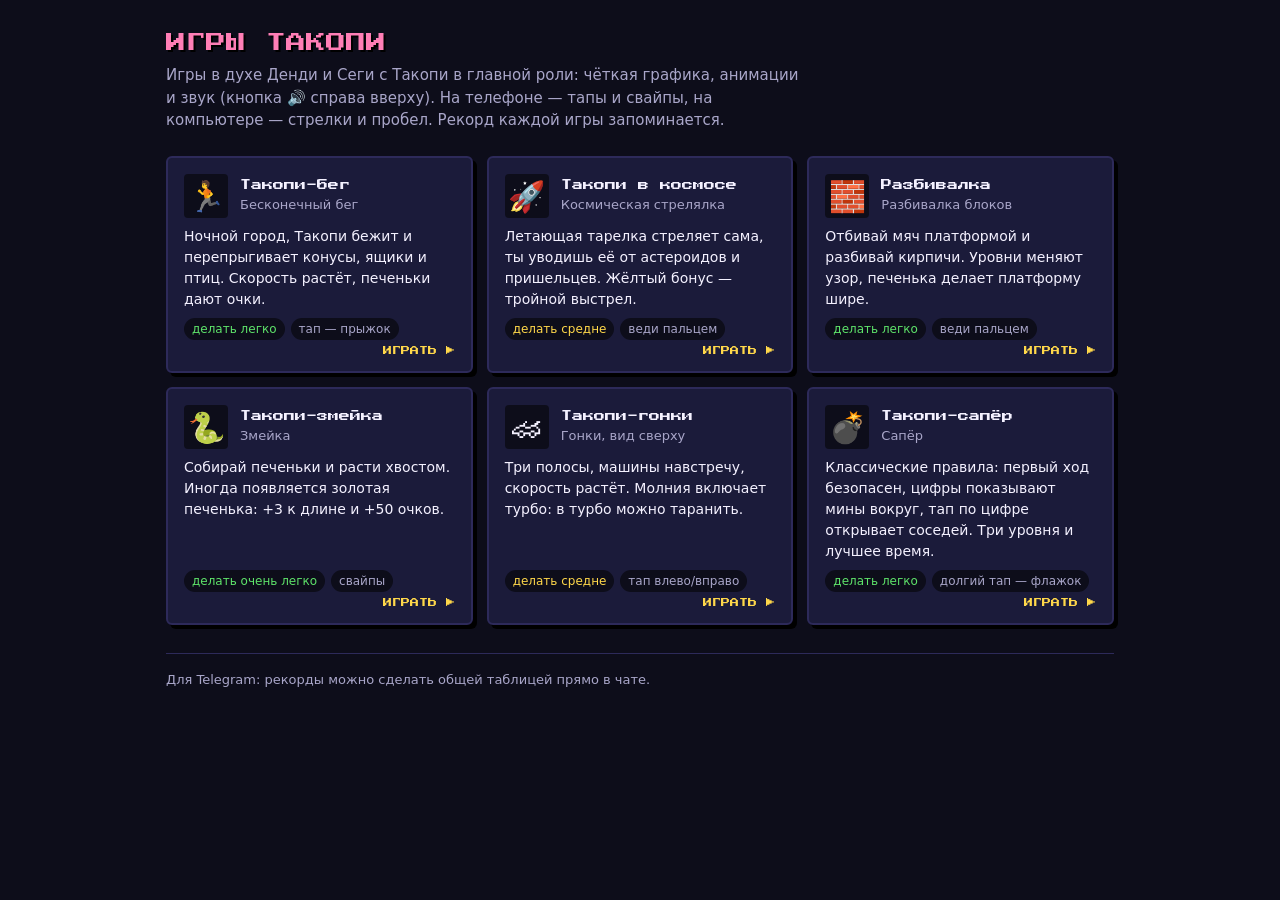
<file: arcade/index.html>
<!doctype html>
<html lang="ru">
<head>
<meta charset="utf-8">
<meta name="viewport" content="width=device-width, initial-scale=1">
<title>Игры Такопи</title>
<script src="https://telegram.org/js/telegram-web-app.js"></script>
<script>
// Если открыли как Mini App через t.me/<бот>/arcade?startapp=<игра>, уходим на страницу этой игры
(function () {
  var allowed = { run: 1, mines: 1, space: 1, bricks: 1, snake: 1, race: 1 };
  var target = null;
  try {
    var TG = window.Telegram && window.Telegram.WebApp;
    if (TG) {
      TG.ready();
      TG.expand();
      target = (TG.initDataUnsafe && TG.initDataUnsafe.start_param) || null;
    }
  } catch (e) {}
  if (!target) {
    // fallback: ?game=run в обычном URL
    var p = new URLSearchParams(location.search).get("game");
    if (p) target = p;
  }
  // mg_<12 hex> — стол Космо-Магната на сервере бота (/magnat); initData едет дальше в location.hash
  if (target && /^mg_[0-9a-f]{12}$/.test(target)) {
    location.replace("https://141-147-45-18.sslip.io/magnat/?room=" + target.slice(3) + location.hash);
  } else if (target && allowed[String(target).toLowerCase()]) {
    location.replace(String(target).toLowerCase() + ".html");
  }
})();
</script>
<link rel="stylesheet" href="https://fonts.googleapis.com/css2?family=Press+Start+2P&display=swap">
<style>
:root { --bg: #0d0d1a; --card: #1b1b3a; --pink: #ff7eb6; --pinkD: #d9488f; --ink: #f4f1ff; --muted: #a9a6c9; --yellow: #ffd84a; --line: #2d2a5a; }
* { box-sizing: border-box; }
body { margin: 0; background: var(--bg); color: var(--ink); font: 15px/1.5 system-ui, -apple-system, "Segoe UI", sans-serif; }
main { max-width: 980px; margin: 0 auto; padding: 28px 16px 48px; }
h1 { font: 20px/1.5 "Press Start 2P", monospace; color: var(--pink); margin: 0 0 6px; text-shadow: 2px 2px 0 #000; }
.lead { color: var(--muted); margin: 0 0 24px; max-width: 640px; }
.grid { display: grid; grid-template-columns: repeat(auto-fill, minmax(min(280px, 100%), 1fr)); gap: 14px; }
a.card { display: flex; flex-direction: column; gap: 8px; text-decoration: none; color: inherit; background: var(--card);
  border: 2px solid var(--line); border-radius: 6px; padding: 16px; box-shadow: 4px 4px 0 #000; transition: transform .1s, border-color .1s; }
a.card:hover { transform: translate(-2px, -2px); border-color: var(--pink); box-shadow: 6px 6px 0 #000; }
.top { display: flex; align-items: center; gap: 12px; }
.icon { font-size: 30px; width: 44px; height: 44px; display: grid; place-items: center; background: #0d0d1a; border-radius: 4px; }
.name { font: 11px/1.6 "Press Start 2P", monospace; color: var(--ink); }
.genre { color: var(--muted); font-size: 13px; }
.desc { margin: 0; color: var(--ink); font-size: 14px; }
.meta { display: flex; flex-wrap: wrap; gap: 6px; margin-top: auto; }
.tag { font-size: 12px; padding: 2px 8px; border-radius: 99px; background: #0d0d1a; color: var(--muted); }
.tag.easy { color: #5ee36a; } .tag.mid { color: var(--yellow); } .tag.hard { color: #ff9a3c; }
.play { font: 9px "Press Start 2P", monospace; color: var(--yellow); margin-left: auto; align-self: center; }
.note { margin-top: 28px; color: var(--muted); font-size: 13px; border-top: 1px solid var(--line); padding-top: 16px; }
</style>
</head>
<body>
<main>
  <h1>ИГРЫ ТАКОПИ</h1>
  <p class="lead">Игры в духе Денди и Сеги с Такопи в главной роли: чёткая графика, анимации и звук (кнопка 🔊 справа вверху). На телефоне — тапы и свайпы, на компьютере — стрелки и пробел. Рекорд каждой игры запоминается.</p>
  <div class="grid">
    <a class="card" href="run.html"><div class="top"><div class="icon">🏃</div><div><div class="name">Такопи-бег</div><div class="genre">Бесконечный бег</div></div></div>
      <p class="desc">Ночной город, Такопи бежит и перепрыгивает конусы, ящики и птиц. Скорость растёт, печеньки дают очки.</p>
      <div class="meta"><span class="tag easy">делать легко</span><span class="tag">тап — прыжок</span><span class="play">ИГРАТЬ ▶</span></div></a>
    <a class="card" href="space.html"><div class="top"><div class="icon">🚀</div><div><div class="name">Такопи в космосе</div><div class="genre">Космическая стрелялка</div></div></div>
      <p class="desc">Летающая тарелка стреляет сама, ты уводишь её от астероидов и пришельцев. Жёлтый бонус — тройной выстрел.</p>
      <div class="meta"><span class="tag mid">делать средне</span><span class="tag">веди пальцем</span><span class="play">ИГРАТЬ ▶</span></div></a>
    <a class="card" href="bricks.html"><div class="top"><div class="icon">🧱</div><div><div class="name">Разбивалка</div><div class="genre">Разбивалка блоков</div></div></div>
      <p class="desc">Отбивай мяч платформой и разбивай кирпичи. Уровни меняют узор, печенька делает платформу шире.</p>
      <div class="meta"><span class="tag easy">делать легко</span><span class="tag">веди пальцем</span><span class="play">ИГРАТЬ ▶</span></div></a>
    <a class="card" href="snake.html"><div class="top"><div class="icon">🐍</div><div><div class="name">Такопи-змейка</div><div class="genre">Змейка</div></div></div>
      <p class="desc">Собирай печеньки и расти хвостом. Иногда появляется золотая печенька: +3 к длине и +50 очков.</p>
      <div class="meta"><span class="tag easy">делать очень легко</span><span class="tag">свайпы</span><span class="play">ИГРАТЬ ▶</span></div></a>
    <a class="card" href="race.html"><div class="top"><div class="icon">🏎</div><div><div class="name">Такопи-гонки</div><div class="genre">Гонки, вид сверху</div></div></div>
      <p class="desc">Три полосы, машины навстречу, скорость растёт. Молния включает турбо: в турбо можно таранить.</p>
      <div class="meta"><span class="tag mid">делать средне</span><span class="tag">тап влево/вправо</span><span class="play">ИГРАТЬ ▶</span></div></a>
    <a class="card" href="mines.html"><div class="top"><div class="icon">💣</div><div><div class="name">Такопи-сапёр</div><div class="genre">Сапёр</div></div></div>
      <p class="desc">Классические правила: первый ход безопасен, цифры показывают мины вокруг, тап по цифре открывает соседей. Три уровня и лучшее время.</p>
      <div class="meta"><span class="tag easy">делать легко</span><span class="tag">долгий тап — флажок</span><span class="play">ИГРАТЬ ▶</span></div></a>
  </div>
  <p class="note">Для Telegram: рекорды можно сделать общей таблицей прямо в чате.</p>
</main>
</body>
</html>
</file>
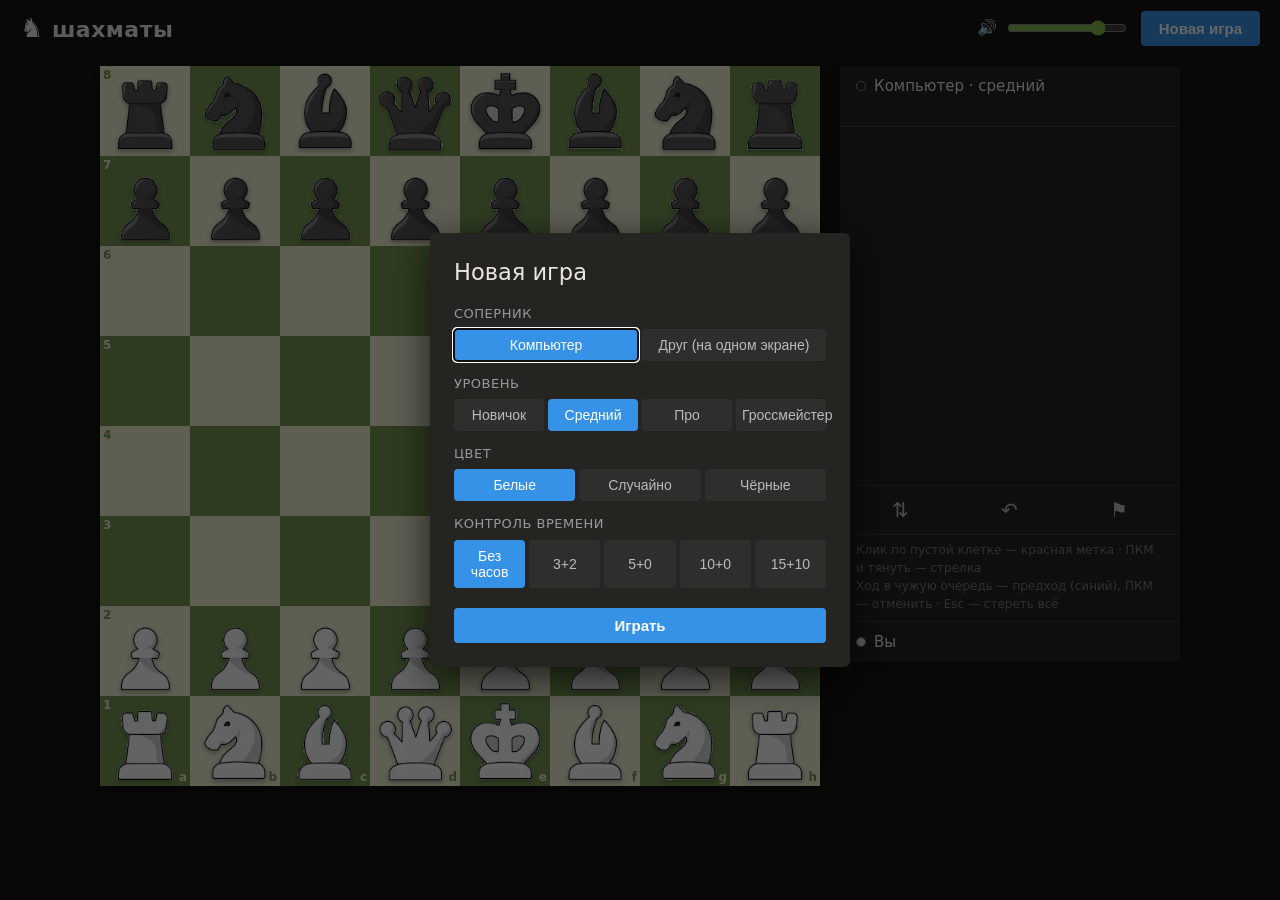
<file: chess/index.html>
<!doctype html>
<html lang="ru">
<head>
<meta charset="utf-8">
<script>
  // t.me/SuperRasulBot/chess?startapp=room_ID (or new_5-0) opens this page from GitHub: games with a friend live on the bot's server
  (function () {
    var ONLINE = 'https://141-147-45-18.sslip.io/';
    var m = (location.search + '&' + location.hash).match(/tgWebAppStartParam=([\w-]+)/);
    if (!m || location.href.indexOf(ONLINE) === 0) return;
    var p = m[1];
    if (/^room_[0-9a-f]{8}$/.test(p)) location.replace(ONLINE + '?room=' + p.slice(5) + location.hash);
    else if (/^new_(0|\d+-\d+)$/.test(p)) location.replace(ONLINE + '?new=' + encodeURIComponent(p.slice(4).replace('-', '+')) + location.hash);
  })();
</script>
<meta name="viewport" content="width=device-width,initial-scale=1">
<title>Шахматы</title>
<style>
  :root {
    --bg: #161512; --panel: #262421; --panel2: #302e2c; --text: #bababa; --bright: #e8e6e3;
    --accent: #3692e7; --light: #ebecd0; --dark: #739552; --last: rgba(155,199,0,.41);
    --sel: rgba(20,85,30,.5); --good: #629924; --bad: #c33;
  }
  * { box-sizing: border-box; }
  html, body { margin: 0; background: var(--bg); color: var(--text); font: 15px/1.4 system-ui, "Segoe UI", sans-serif; }
  header { display: flex; align-items: center; gap: 12px; padding: 10px 20px; }
  header .logo { font-size: 22px; color: var(--bright); font-weight: 600; letter-spacing: .5px; }
  header .logo span { font-size: 26px; }
  header .volbox { margin-left: auto; display: flex; align-items: center; gap: 8px; color: var(--bright); font-size: 16px; cursor: pointer; }
  header .volbox input { width: 120px; accent-color: #81b64c; cursor: pointer; }

  /* SVG piece sets */
  .pc.svgp, .float.svgp { display: flex; align-items: center; justify-content: center; font-size: 0; }
  .pc.svgp { width: 100%; height: 100%; }
  .pimg { width: 96%; height: 96%; object-fit: contain; pointer-events: none; user-select: none; filter: drop-shadow(0 2px 2px rgba(0,0,0,.3)); }

  /* settings */
  input[type=range] { width: 100%; accent-color: var(--accent); }
  dialog { max-height: 92vh; overflow-y: auto; }
  .thinking:not(:empty)::after { content: ''; animation: dots 1.2s steps(4) infinite; }
  @keyframes dots { 0% { content: ''; } 25% { content: '.'; } 50% { content: '..'; } 75% { content: '...'; } }
  main { display: flex; gap: 20px; justify-content: center; align-items: flex-start; padding: 10px 16px 30px; flex-wrap: wrap; }
  .board-wrap { position: relative; width: min(82vh, 94vw, 720px); aspect-ratio: 1; box-shadow: 0 4px 18px rgba(0,0,0,.5); }
  #board { display: grid; grid-template: repeat(8, 1fr) / repeat(8, 1fr); width: 100%; height: 100%; user-select: none; touch-action: none; }
  .sq { position: relative; display: flex; align-items: center; justify-content: center; }
  .sq { background-image: var(--tex, none); background-size: 800% 800%; }
  .sq.l { background-color: var(--light); } .sq.d { background-color: var(--dark); }
  .sq.last::before, .sq.sel::before { content: ""; position: absolute; inset: 0; }
  .sq.last::before { background: var(--last); }
  .sq.sel::before { background: var(--sel); }
  .sq.pre::before { content: ""; position: absolute; inset: 0; background: rgba(60,120,220,.55); }
  .sq.check { background: radial-gradient(ellipse at center, #f00 0%, #e70000 25%, rgba(169,0,0,0) 89%, rgba(158,0,0,0) 100%), var(--sqbg); }
  .sq.l.check { --sqbg: var(--light); } .sq.d.check { --sqbg: var(--dark); }
  .sq.dest::after { content: ""; position: absolute; width: 28%; height: 28%; border-radius: 50%; background: rgba(20,85,30,.5); }
  .sq.cap::after { content: ""; position: absolute; inset: 0; background: radial-gradient(transparent 0%, transparent 79%, rgba(20,85,0,.35) 80%); }
  .sq.dest:hover { background: rgba(20,85,30,.3) !important; }
  .coord { position: absolute; font-size: clamp(9px, 1.4vw, 12px); font-weight: 600; pointer-events: none; }
  .coord.f { right: 3px; bottom: 1px; } .coord.r { left: 3px; top: 1px; }
  .sq.l .coord { color: var(--dark); } .sq.d .coord { color: var(--light); }
  .pc, .float {
    font-family: "Segoe UI Symbol", "DejaVu Sans", "Noto Sans Symbols 2", "Arial Unicode MS", serif;
    line-height: 1; cursor: grab; position: relative; z-index: 1;
    font-size: min(8.4vh, 9.6vw, 74px);
  }
  .pc.w, .float.w { color: #fff; text-shadow: 0 0 1px #000, 1px 1px 0 #000, -1px -1px 0 #000, 1px -1px 0 #000, -1px 1px 0 #000, 0 2px 3px rgba(0,0,0,.5); }
  .pc.b, .float.b { color: #1b1b1b; text-shadow: 0 0 1px #fff, 0 2px 3px rgba(0,0,0,.4); }
  .pc.ghost { opacity: .3; }
  .sq .mark { position: absolute; inset: 0; pointer-events: none; }
  .sq.hover::before { content: ""; position: absolute; inset: 0; box-shadow: inset 0 0 0 4px rgba(255,255,255,.7); }
  #arrows { position: absolute; inset: 0; width: 100%; height: 100%; pointer-events: none; z-index: 10; }
  .hint { font-size: 12px; color: #777; padding: 6px 16px 8px; line-height: 1.5; border-bottom: 1px solid #3a3835; }
  .float { position: fixed; pointer-events: none; z-index: 50; transform: translate(-50%, -50%) scale(1.1); cursor: grabbing; }
  #promo { position: absolute; inset: 0; background: rgba(0,0,0,.45); display: none; z-index: 20; }
  #promo .col { position: absolute; width: 12.5%; display: flex; flex-direction: column; }
  #promo .opt { aspect-ratio: 1; display: flex; align-items: center; justify-content: center; background: #b0b0b0; border-radius: 50%; cursor: pointer; transition: .15s; }
  #promo .opt:hover { background: #d85000; border-radius: 4px; }
  aside { width: min(340px, 94vw); background: var(--panel); border-radius: 4px; display: flex; flex-direction: column; box-shadow: 0 2px 8px rgba(0,0,0,.4); }
  .clock { font: 600 32px/1 "Roboto Mono", Consolas, monospace; padding: 10px 16px; color: #999; background: var(--panel2); display: flex; justify-content: space-between; align-items: center; }
  .clock.active { color: var(--bright); background: #3d5a2a; }
  .clock.low.active { background: #8b2a2a; }
  .clock.hidden { display: none; }
  .player { padding: 8px 16px; color: var(--bright); display: flex; gap: 8px; align-items: center; min-height: 40px; }
  .player .dot { width: 10px; height: 10px; border-radius: 50%; background: var(--good); }
  .player .mat { margin-left: auto; color: #888; font-size: 14px; font-family: "Segoe UI Symbol", serif; }
  #moves { height: min(42vh, 360px); overflow-y: auto; border-top: 1px solid #3a3835; border-bottom: 1px solid #3a3835; display: grid; grid-template-columns: 44px 1fr 1fr; align-content: start; }
  @media (max-width: 720px) {
    header { padding: 8px 12px; }
    header .logo { font-size: 18px; white-space: nowrap; }
    header .volbox input { width: 90px; }
    main { padding: 4px 8px 16px; gap: 10px; }
    aside { width: 100%; }
    #moves { height: 84px; }
  }
  #moves .n { background: var(--panel2); color: #777; text-align: center; padding: 4px 0; }
  #moves .m { padding: 4px 10px; color: var(--bright); cursor: default; }
  #moves .m.cur { background: #293a49; font-weight: 600; }
  #chat { display: none; flex-direction: column; border-bottom: 1px solid #3a3835; }
  #chatLog { height: 120px; overflow-y: auto; padding: 6px 12px; font-size: 14px; overflow-wrap: anywhere; }
  #chatLog .me { color: var(--bright); } #chatLog .them { color: #9cc4ec; }
  #chatLog b { font-weight: 600; margin-right: 4px; }
  #chatForm { display: flex; gap: 6px; padding: 0 8px 8px; }
  #chatInput { flex: 1; min-width: 0; background: var(--panel2); color: var(--bright); border: 1px solid #3a3835; border-radius: 4px; padding: 7px 9px; font: inherit; }
  #chatForm button { background: var(--panel2); color: var(--text); border: 0; border-radius: 4px; padding: 0 12px; cursor: pointer; }
  #result { text-align: center; padding: 10px; color: var(--bright); display: none; border-bottom: 1px solid #3a3835; }
  #result b { font-size: 20px; display: block; }
  .controls { display: flex; justify-content: space-around; padding: 6px; border-bottom: 1px solid #3a3835; }
  .controls button { background: none; border: 0; color: var(--text); font-size: 20px; padding: 6px 14px; border-radius: 4px; cursor: pointer; }
  .controls button:hover { background: var(--panel2); color: var(--bright); }
  .thinking { font-size: 13px; color: #888; padding: 0 16px 6px; height: 20px; }
  button.primary { background: var(--accent); color: #fff; border: 0; padding: 9px 18px; border-radius: 4px; font-size: 15px; cursor: pointer; font-weight: 600; }
  button.primary:hover { background: #4aa3f5; }
  dialog { background: var(--panel); color: var(--text); border: 0; border-radius: 6px; padding: 24px; width: min(420px, 92vw); box-shadow: 0 10px 40px rgba(0,0,0,.7); }
  dialog::backdrop { background: rgba(0,0,0,.6); }
  dialog h2 { margin: 0 0 16px; color: var(--bright); font-weight: 500; }
  .row { margin-bottom: 14px; }
  .row label { display: block; font-size: 13px; margin-bottom: 6px; color: #999; text-transform: uppercase; letter-spacing: .5px; }
  .seg { display: flex; gap: 4px; flex-wrap: wrap; }
  .seg button { flex: 1; background: var(--panel2); color: var(--text); border: 0; padding: 8px 6px; border-radius: 4px; cursor: pointer; font-size: 14px; min-width: 56px; }
  .seg button.on { background: var(--accent); color: #fff; }
  .seg button:hover:not(.on) { background: #3c3a37; }
</style>
</head>
<body>
<header>
  <div class="logo"><span>♞</span> шахматы</div>
  <label class="volbox" title="Громкость">🔊 <input type="range" id="vol" min="0" max="100"></label>
  <button class="primary" id="newBtn">Новая игра</button>
</header>
<main>
  <div class="board-wrap">
    <div id="board"></div>
    <svg id="arrows" viewBox="0 0 8 8"></svg>
    <div id="promo"></div>
  </div>
  <aside>
    <div class="clock" id="clockTop"><span></span></div>
    <div class="player" id="playerTop"></div>
    <div class="thinking" id="thinking"></div>
    <div id="moves"></div>
    <div id="result"></div>
    <div class="controls">
      <button id="flipBtn" title="Перевернуть доску">⇅</button>
      <button id="undoBtn" title="Отменить ход">↶</button>
      <button id="resignBtn" title="Сдаться">⚑</button>    </div>
    <div class="hint">Клик по пустой клетке — красная метка · ПКМ и тянуть — стрелка<br>Ход в чужую очередь — предход (синий), ПКМ — отменить · Esc — стереть всё</div>
    <div id="chat"><div id="chatLog"></div>
      <form id="chatForm"><input id="chatInput" maxlength="300" autocomplete="off" placeholder="Сообщение…"><button>➤</button></form></div>
    <div class="player" id="playerBot"></div>
    <div class="clock" id="clockBot"><span></span></div>
  </aside>
</main>

<dialog id="dlg">
  <h2>Новая игра</h2>
  <div class="row"><label>Соперник</label>
    <div class="seg" data-k="mode"><button data-v="ai" class="on">Компьютер</button><button data-v="friend">Друг (на одном экране)</button></div></div>
  <div class="row" id="lvlRow"><label>Уровень</label>
    <div class="seg" data-k="level"><button data-v="1">Новичок</button><button data-v="2" class="on">Средний</button><button data-v="3">Про</button><button data-v="4">Гроссмейстер</button></div></div>
  <div class="row" id="colorRow"><label>Цвет</label>
    <div class="seg" data-k="color"><button data-v="w" class="on">Белые</button><button data-v="r">Случайно</button><button data-v="b">Чёрные</button></div></div>
  <div class="row"><label>Контроль времени</label>
    <div class="seg" data-k="tc"><button data-v="0" class="on">Без часов</button><button data-v="3+2">3+2</button><button data-v="5+0">5+0</button><button data-v="10+0">10+0</button><button data-v="15+10">15+10</button></div></div>
  <button class="primary" id="startBtn" style="width:100%;margin-top:6px">Играть</button>
</dialog>
<dialog id="gameDlg">
  <h2>Шахматы</h2>
  <button class="primary" id="vsBotBtn" style="width:100%;margin-bottom:10px">🤖 С ботом</button>
  <button class="primary" id="vsFriendBtn" style="width:100%">👥 С другом</button>
  <p style="font-size:13px;color:#888;margin:12px 0 0">С другом: соперник нажимает «Играть» на том же сообщении в чате, остальные — смотрят.</p>
</dialog>

</dialog>

<script id="engine">
// ================= Rules engine =================
const START = 'rnbqkbnr/pppppppp/8/8/8/8/PPPPPPPP/RNBQKBNR w KQkq - 0 1';
const FILES = 'abcdefgh';
const sqName = i => FILES[i & 7] + (8 - (i >> 3));
const colorOf = p => p ? (p === p.toUpperCase() ? 'w' : 'b') : null;
const opp = c => c === 'w' ? 'b' : 'w';
const KN = [[-2,-1],[-2,1],[-1,-2],[-1,2],[1,-2],[1,2],[2,-1],[2,1]];
const KG = [[-1,-1],[-1,0],[-1,1],[0,-1],[0,1],[1,-1],[1,0],[1,1]];
const RD = [[-1,0],[1,0],[0,-1],[0,1]];
const BD = [[-1,-1],[-1,1],[1,-1],[1,1]];

function parseFEN(f) {
  const [b, t, c, e, h, fm] = f.split(' ');
  const board = [];
  for (const ch of b.replace(/\//g, '')) {
    if (/\d/.test(ch)) for (let i = 0; i < +ch; i++) board.push(null);
    else board.push(ch);
  }
  const ep = e === '-' ? -1 : (8 - +e[1]) * 8 + FILES.indexOf(e[0]);
  return { board, turn: t, castle: c === '-' ? '' : c, ep, half: +h, full: +fm };
}

function attacked(B, sq, by) {
  const r = sq >> 3, f = sq & 7;
  const pr = by === 'w' ? r + 1 : r - 1, P = by === 'w' ? 'P' : 'p';
  if (pr >= 0 && pr < 8) for (const df of [-1, 1]) { const ff = f + df; if (ff >= 0 && ff < 8 && B[pr * 8 + ff] === P) return true; }
  const N = by === 'w' ? 'N' : 'n', K = by === 'w' ? 'K' : 'k';
  for (const [dr, df] of KN) { const rr = r + dr, ff = f + df; if (rr >= 0 && rr < 8 && ff >= 0 && ff < 8 && B[rr * 8 + ff] === N) return true; }
  for (const [dr, df] of KG) { const rr = r + dr, ff = f + df; if (rr >= 0 && rr < 8 && ff >= 0 && ff < 8 && B[rr * 8 + ff] === K) return true; }
  const R = by === 'w' ? 'R' : 'r', Bi = by === 'w' ? 'B' : 'b', Q = by === 'w' ? 'Q' : 'q';
  for (const [dirs, a] of [[RD, R], [BD, Bi]]) {
    for (const [dr, df] of dirs) {
      let rr = r + dr, ff = f + df;
      while (rr >= 0 && rr < 8 && ff >= 0 && ff < 8) {
        const p = B[rr * 8 + ff];
        if (p) { if (p === a || p === Q) return true; break; }
        rr += dr; ff += df;
      }
    }
  }
  return false;
}

const kingSq = (B, c) => B.indexOf(c === 'w' ? 'K' : 'k');
const inCheck = S => attacked(S.board, kingSq(S.board, S.turn), opp(S.turn));

function pseudo(S) {
  const B = S.board, us = S.turn, them = opp(us), ms = [];
  for (let i = 0; i < 64; i++) {
    const p = B[i];
    if (!p || colorOf(p) !== us) continue;
    const r = i >> 3, f = i & 7, t = p.toLowerCase();
    if (t === 'p') {
      const dir = us === 'w' ? -1 : 1, start = us === 'w' ? 6 : 1, last = us === 'w' ? 0 : 7;
      const r1 = r + dir;
      const addP = (to, cap, flag) => {
        if (r1 === last) for (const pr of 'qrbn') ms.push({ from: i, to, piece: p, captured: cap, promo: pr });
        else ms.push({ from: i, to, piece: p, captured: cap, flag });
      };
      if (!B[r1 * 8 + f]) {
        addP(r1 * 8 + f, null);
        if (r === start && !B[(r + 2 * dir) * 8 + f]) ms.push({ from: i, to: (r + 2 * dir) * 8 + f, piece: p, flag: 'double' });
      }
      for (const df of [-1, 1]) {
        const ff = f + df; if (ff < 0 || ff > 7) continue;
        const to = r1 * 8 + ff;
        if (B[to] && colorOf(B[to]) === them) addP(to, B[to]);
        else if (to === S.ep) ms.push({ from: i, to, piece: p, captured: us === 'w' ? 'p' : 'P', flag: 'ep' });
      }
    } else if (t === 'n' || t === 'k') {
      for (const [dr, df] of (t === 'n' ? KN : KG)) {
        const rr = r + dr, ff = f + df;
        if (rr < 0 || rr > 7 || ff < 0 || ff > 7) continue;
        const to = rr * 8 + ff;
        if (!B[to] || colorOf(B[to]) === them) ms.push({ from: i, to, piece: p, captured: B[to] });
      }
      if (t === 'k') {
        const home = us === 'w' ? 60 : 4, R = us === 'w' ? 'R' : 'r';
        const [kk, qq] = us === 'w' ? ['K', 'Q'] : ['k', 'q'];
        if (i === home && !attacked(B, home, them)) {
          if (S.castle.includes(kk) && !B[home + 1] && !B[home + 2] && B[home + 3] === R &&
              !attacked(B, home + 1, them) && !attacked(B, home + 2, them))
            ms.push({ from: i, to: home + 2, piece: p, flag: 'K' });
          if (S.castle.includes(qq) && !B[home - 1] && !B[home - 2] && !B[home - 3] && B[home - 4] === R &&
              !attacked(B, home - 1, them) && !attacked(B, home - 2, them))
            ms.push({ from: i, to: home - 2, piece: p, flag: 'Q' });
        }
      }
    } else {
      const dirs = t === 'r' ? RD : t === 'b' ? BD : RD.concat(BD);
      for (const [dr, df] of dirs) {
        let rr = r + dr, ff = f + df;
        while (rr >= 0 && rr < 8 && ff >= 0 && ff < 8) {
          const to = rr * 8 + ff;
          if (B[to]) { if (colorOf(B[to]) === them) ms.push({ from: i, to, piece: p, captured: B[to] }); break; }
          ms.push({ from: i, to, piece: p });
          rr += dr; ff += df;
        }
      }
    }
  }
  return ms;
}

const RIGHTS = { 60: 'KQ', 4: 'kq', 63: 'K', 56: 'Q', 7: 'k', 0: 'q' };
function make(S, m) {
  const B = S.board.slice(), us = S.turn;
  B[m.to] = m.promo ? (us === 'w' ? m.promo.toUpperCase() : m.promo) : B[m.from];
  B[m.from] = null;
  if (m.flag === 'ep') B[m.to + (us === 'w' ? 8 : -8)] = null;
  if (m.flag === 'K') { B[m.to - 1] = B[m.to + 1]; B[m.to + 1] = null; }
  if (m.flag === 'Q') { B[m.to + 1] = B[m.to - 2]; B[m.to - 2] = null; }
  let castle = S.castle;
  for (const s of [m.from, m.to]) if (RIGHTS[s]) for (const ch of RIGHTS[s]) castle = castle.replace(ch, '');
  const pawnOrCap = m.piece.toLowerCase() === 'p' || m.captured;
  return {
    board: B, turn: opp(us), castle,
    ep: m.flag === 'double' ? (m.from + m.to) / 2 : -1,
    half: pawnOrCap ? 0 : S.half + 1,
    full: S.full + (us === 'b' ? 1 : 0),
  };
}

function legal(S) {
  const us = S.turn;
  return pseudo(S).filter(m => { const n = make(S, m); return !attacked(n.board, kingSq(n.board, us), opp(us)); });
}

function toSAN(S, m, moves) {
  let s;
  if (m.flag === 'K') s = 'O-O';
  else if (m.flag === 'Q') s = 'O-O-O';
  else {
    const t = m.piece.toLowerCase();
    if (t === 'p') {
      s = (m.captured ? FILES[m.from & 7] + 'x' : '') + sqName(m.to) + (m.promo ? '=' + m.promo.toUpperCase() : '');
    } else {
      const others = moves.filter(o => o.piece === m.piece && o.to === m.to && o.from !== m.from);
      let dis = '';
      if (others.length) {
        if (!others.some(o => (o.from & 7) === (m.from & 7))) dis = FILES[m.from & 7];
        else if (!others.some(o => (o.from >> 3) === (m.from >> 3))) dis = String(8 - (m.from >> 3));
        else dis = sqName(m.from);
      }
      s = t.toUpperCase() + dis + (m.captured ? 'x' : '') + sqName(m.to);
    }
  }
  const n = make(S, m);
  if (inCheck(n)) s += legal(n).length ? '+' : '#';
  return s;
}

const posKey = S => S.board.map(p => p || '.').join('') + S.turn + S.castle + S.ep;

function insufficient(B) {
  const ps = B.filter(p => p && p.toLowerCase() !== 'k');
  if (ps.length === 0) return true;
  if (ps.length === 1 && 'nb'.includes(ps[0].toLowerCase())) return true;
  if (ps.every(p => p.toLowerCase() === 'b')) {
    const shades = new Set();
    B.forEach((p, i) => { if (p && p.toLowerCase() === 'b') shades.add(((i >> 3) + (i & 7)) % 2); });
    return shades.size === 1;
  }
  return false;
}

// ================= Engine (AI) =================
const LEVELS = {
  1: { name: 'новичок',      depth: 1,  time: 300,  noise: 150, blunder: 0.15, book: false },
  2: { name: 'средний',      depth: 3,  time: 700,  noise: 40,  blunder: 0,    book: false },
  3: { name: 'про',          depth: 6,  time: 2000, noise: 0,   blunder: 0,    book: true },
  4: { name: 'гроссмейстер', depth: 64, time: 5000, noise: 0,   blunder: 0,    book: true },
};

const VAL = { p: 100, n: 320, b: 330, r: 500, q: 900, k: 0 };
// Piece-square tables from white's view, index 0 = a8
const PST = {
  p: [ 0,0,0,0,0,0,0,0, 50,50,50,50,50,50,50,50, 10,10,20,30,30,20,10,10, 5,5,10,25,25,10,5,5,
       0,0,0,20,20,0,0,0, 5,-5,-10,0,0,-10,-5,5, 5,10,10,-20,-20,10,10,5, 0,0,0,0,0,0,0,0 ],
  n: [ -50,-40,-30,-30,-30,-30,-40,-50, -40,-20,0,0,0,0,-20,-40, -30,0,10,15,15,10,0,-30, -30,5,15,20,20,15,5,-30,
       -30,0,15,20,20,15,0,-30, -30,5,10,15,15,10,5,-30, -40,-20,0,5,5,0,-20,-40, -50,-40,-30,-30,-30,-30,-40,-50 ],
  b: [ -20,-10,-10,-10,-10,-10,-10,-20, -10,0,0,0,0,0,0,-10, -10,0,5,10,10,5,0,-10, -10,5,5,10,10,5,5,-10,
       -10,0,10,10,10,10,0,-10, -10,10,10,10,10,10,10,-10, -10,5,0,0,0,0,5,-10, -20,-10,-10,-10,-10,-10,-10,-20 ],
  r: [ 0,0,0,0,0,0,0,0, 5,10,10,10,10,10,10,5, -5,0,0,0,0,0,0,-5, -5,0,0,0,0,0,0,-5,
       -5,0,0,0,0,0,0,-5, -5,0,0,0,0,0,0,-5, -5,0,0,0,0,0,0,-5, 0,0,0,5,5,0,0,0 ],
  q: [ -20,-10,-10,-5,-5,-10,-10,-20, -10,0,0,0,0,0,0,-10, -10,0,5,5,5,5,0,-10, -5,0,5,5,5,5,0,-5,
       0,0,5,5,5,5,0,-5, -10,5,5,5,5,5,0,-10, -10,0,5,0,0,0,0,-10, -20,-10,-10,-5,-5,-10,-10,-20 ],
  k: [ -30,-40,-40,-50,-50,-40,-40,-30, -30,-40,-40,-50,-50,-40,-40,-30, -30,-40,-40,-50,-50,-40,-40,-30, -30,-40,-40,-50,-50,-40,-40,-30,
       -20,-30,-30,-40,-40,-30,-30,-20, -10,-20,-20,-20,-20,-20,-20,-10, 20,20,0,0,0,0,20,20, 20,30,10,0,0,10,30,20 ],
  ke: [ -50,-40,-30,-20,-20,-30,-40,-50, -30,-20,-10,0,0,-10,-20,-30, -30,-10,20,30,30,20,-10,-30, -30,-10,30,40,40,30,-10,-30,
        -30,-10,30,40,40,30,-10,-30, -30,-10,20,30,30,20,-10,-30, -30,-30,0,0,0,0,-30,-30, -50,-30,-30,-30,-30,-30,-30,-50 ],
};
const PASSED = [0, 90, 60, 40, 25, 15, 10, 0]; // by distance-from-home row, 1 = about to promote

function isPassed(B, i, c) {
  const r = i >> 3, f = i & 7, dir = c === 'w' ? -1 : 1, enemy = c === 'w' ? 'p' : 'P';
  for (let rr = r + dir; rr >= 0 && rr < 8; rr += dir)
    for (let ff = Math.max(0, f - 1); ff <= Math.min(7, f + 1); ff++) if (B[rr * 8 + ff] === enemy) return false;
  return true;
}

function evaluate(S) {
  const B = S.board;
  const pf = { w: [0,0,0,0,0,0,0,0], b: [0,0,0,0,0,0,0,0] }, bishops = { w: 0, b: 0 }, kings = {};
  let phase = 0;
  for (let i = 0; i < 64; i++) {
    const p = B[i]; if (!p) continue;
    const t = p.toLowerCase(), c = colorOf(p);
    if (t === 'p') pf[c][i & 7]++;
    else if (t !== 'k') phase += VAL[t];
    if (t === 'b') bishops[c]++;
  }
  const ph = Math.min(1, phase / 6400); // 1 = opening, 0 = bare endgame
  let s = 0;
  for (let i = 0; i < 64; i++) {
    const p = B[i]; if (!p) continue;
    const t = p.toLowerCase(), c = colorOf(p), white = c === 'w';
    const r = i >> 3, f = i & 7, idx = white ? i : (7 - r) * 8 + f, rr = white ? r : 7 - r;
    let v = VAL[t];
    if (t === 'k') { v += ph * PST.k[idx] + (1 - ph) * PST.ke[idx]; kings[c] = i; }
    else v += PST[t][idx];
    if (t === 'p') {
      const own = pf[c];
      if (own[f] > 1) v -= 12;
      if (!(f > 0 && own[f - 1]) && !(f < 7 && own[f + 1])) v -= 12;
      if (isPassed(B, i, c)) v += PASSED[rr] * (2 - ph);
    } else if (t === 'r' && !pf[c][f]) v += pf[opp(c)][f] ? 10 : 20;
    s += white ? v : -v;
  }
  s += (bishops.w >= 2 ? 30 : 0) - (bishops.b >= 2 ? 30 : 0);
  // Endgame mop-up: drive the losing king to the edge and bring ours closer
  if (ph < 0.3 && Math.abs(s) > 300 && kings.w !== undefined && kings.b !== undefined) {
    const strong = s > 0 ? 'w' : 'b', wk = kings[opp(strong)], sk = kings[strong];
    const cd = Math.abs(3.5 - (wk >> 3)) + Math.abs(3.5 - (wk & 7));
    const kd = Math.abs((wk >> 3) - (sk >> 3)) + Math.abs((wk & 7) - (sk & 7));
    const bonus = cd * 10 + (14 - kd) * 4;
    s += strong === 'w' ? bonus : -bonus;
  }
  return S.turn === 'w' ? s : -s;
}

let nodes = 0, deadline = 0, TT = new Map(), killers = [], histH = new Map(), rep = new Set();
const sameMove = (a, b) => !!a && !!b && a.from === b.from && a.to === b.to && (a.promo || null) === (b.promo || null);
const hasPieces = (B, c) => B.some(p => p && colorOf(p) === c && 'nbrq'.includes(p.toLowerCase()));

function orderMoves(ms, ttMove, ply) {
  const k = killers[ply] || [];
  for (const m of ms) {
    m.s = sameMove(m, ttMove) ? 1e7
        : m.captured ? 1e6 + VAL[m.captured.toLowerCase()] * 10 - VAL[m.piece.toLowerCase()]
        : m.promo ? 9e5
        : sameMove(m, k[0]) ? 8e5 : sameMove(m, k[1]) ? 7e5
        : (histH.get(m.piece + m.to) || 0);
  }
  return ms.sort((a, b) => b.s - a.s);
}

function quiesce(S, a, b, q) {
  if ((++nodes & 2047) === 0 && performance.now() > deadline) throw 'timeout';
  const stand = evaluate(S);
  if (stand >= b) return stand;
  if (stand > a) a = stand;
  if (q > 6) return a;
  for (const m of orderMoves(pseudo(S).filter(m => m.captured || m.promo === 'q'), null, -1)) {
    if (m.captured && !m.promo && stand + VAL[m.captured.toLowerCase()] + 200 < a) continue; // delta pruning
    const ns = make(S, m);
    if (attacked(ns.board, kingSq(ns.board, S.turn), ns.turn)) continue;
    const v = -quiesce(ns, -b, -a, q + 1);
    if (v >= b) return v;
    if (v > a) a = v;
  }
  return a;
}

function negamax(S, d, a, b, ply, key) {
  if ((++nodes & 2047) === 0 && performance.now() > deadline) throw 'timeout';
  if (rep.has(key) || S.half >= 100) return 0;
  const chk = inCheck(S);
  if (chk) d++;
  if (d <= 0) return quiesce(S, a, b, 0);
  const a0 = a, tt = TT.get(key);
  if (tt && tt.d >= d) {
    if (tt.f === 0) return tt.v;
    if (tt.f === 1 && tt.v >= b) return tt.v;
    if (tt.f === 2 && tt.v <= a) return tt.v;
  }
  // Null-move pruning
  if (!chk && d >= 3 && Math.abs(b) < 90000 && hasPieces(S.board, S.turn) && evaluate(S) >= b) {
    const ns = { board: S.board, turn: opp(S.turn), castle: S.castle, ep: -1, half: S.half + 1, full: S.full };
    const v = -negamax(ns, d - 3, -b, -b + 1, ply + 1, posKey(ns));
    if (v >= b) return b;
  }
  rep.add(key);
  const ms = orderMoves(pseudo(S), tt && tt.m, ply);
  let best = -1e9, bm = null, n = 0;
  try {
    for (const m of ms) {
      const ns = make(S, m);
      if (attacked(ns.board, kingSq(ns.board, S.turn), ns.turn)) continue;
      n++;
      const nk = posKey(ns);
      let v;
      if (n > 3 && d >= 3 && !chk && !m.captured && !m.promo) { // late move reduction
        v = -negamax(ns, d - 2, -a - 1, -a, ply + 1, nk);
        if (v > a) v = -negamax(ns, d - 1, -b, -a, ply + 1, nk);
      } else v = -negamax(ns, d - 1, -b, -a, ply + 1, nk);
      if (v > best) { best = v; bm = m; }
      if (v > a) a = v;
      if (a >= b) {
        if (!m.captured) {
          const k = killers[ply] || (killers[ply] = []);
          if (!sameMove(k[0], m)) { k[1] = k[0]; k[0] = m; }
          histH.set(m.piece + m.to, (histH.get(m.piece + m.to) || 0) + d * d);
        }
        break;
      }
    }
  } finally { rep.delete(key); }
  if (!n) return chk ? -100000 + ply : 0;
  if (TT.size > 400000) TT.clear();
  TT.set(key, { d, v: best, f: best <= a0 ? 2 : best >= b ? 1 : 0, m: bm });
  return best;
}

// gameKeys: keys of earlier positions in the game (for repetition detection)
function think(S, gameKeys, level, timeMs) {
  const L = LEVELS[level];
  const root = legal(S);
  if (!root.length) return null;
  if (root.length === 1) return root[0];
  if (L.blunder && Math.random() < L.blunder) return root[Math.random() * root.length | 0];
  const start = performance.now();
  deadline = start + timeMs; nodes = 0;
  TT = new Map(); killers = []; histH = new Map(); rep = new Set(gameKeys);
  rep.add(posKey(S));
  let best = orderMoves(root, null, -1)[0];
  for (let d = 1; d <= L.depth; d++) {
    try {
      orderMoves(root, best, -1);
      let a = -1e9, bm = null;
      for (const m of root) {
        const ns = make(S, m);
        // widen the window by the noise so every move that could win the coin flip gets an exact score
        const v = -negamax(ns, d - 1, -1e9, -(a - L.noise), 1, posKey(ns)) + (L.noise ? Math.random() * L.noise : 0);
        if (v > a) { a = v; bm = m; }
      }
      best = bm;
      if (Math.abs(a) > 90000) break;               // forced mate found
      if (performance.now() - start > timeMs * 0.45) break; // next depth would not finish
    } catch (e) { if (e !== 'timeout') throw e; break; }
  }
  return best;
}

</script>
<script>
// ================= Engine worker =================
// Search runs in a background worker so the page stays responsive; falls back to the main thread.
let worker = null, pending = null, reqId = 0;
function createWorker() {
  if (worker) worker.terminate();
  worker = null; pending = null;
  try {
    const src = document.getElementById('engine').textContent +
      '\nonmessage = e => { const d = e.data; postMessage({ id: d.id, m: think(d.S, d.keys, d.level, d.time) }); };';
    worker = new Worker(URL.createObjectURL(new Blob([src], { type: 'text/javascript' })));
    worker.onmessage = e => { const p = pending; if (p && p.job.id === e.data.id) { pending = null; p.cb(e.data.m); } };
    worker.onerror = () => {
      worker = null;
      if (pending) { const p = pending; pending = null; runLocal(p.job, p.cb); }
    };
  } catch (e) { worker = null; }
}
const runLocal = (job, cb) => setTimeout(() => cb(think(job.S, job.keys, job.level, job.time)), 30);
function runEngine(job, cb) {
  if (worker) { pending = { job, cb }; worker.postMessage(job); }
  else runLocal(job, cb);
}
createWorker();

// ================= Opening book =================
const BOOK = {
  '': ['e2e4', 'd2d4', 'c2c4', 'g1f3'],
  'e2e4': ['e7e5', 'c7c5', 'e7e6', 'c7c6'],
  'd2d4': ['d7d5', 'g8f6'],
  'c2c4': ['e7e5', 'g8f6', 'c7c5'],
  'g1f3': ['d7d5', 'g8f6'],
  'e2e4 e7e5': ['g1f3'],
  'e2e4 e7e5 g1f3': ['b8c6'],
  'e2e4 e7e5 g1f3 b8c6': ['f1b5', 'f1c4', 'd2d4'],
  'e2e4 e7e5 g1f3 b8c6 f1b5': ['a7a6', 'g8f6'],
  'e2e4 e7e5 g1f3 b8c6 f1c4': ['f8c5', 'g8f6'],
  'e2e4 e7e5 g1f3 b8c6 d2d4': ['e5d4'],
  'e2e4 c7c5': ['g1f3', 'b1c3'],
  'e2e4 c7c5 g1f3': ['d7d6', 'b8c6', 'e7e6'],
  'e2e4 c7c5 g1f3 d7d6': ['d2d4'],
  'e2e4 c7c5 g1f3 d7d6 d2d4': ['c5d4'],
  'e2e4 e7e6': ['d2d4'],
  'e2e4 e7e6 d2d4': ['d7d5'],
  'e2e4 c7c6': ['d2d4'],
  'e2e4 c7c6 d2d4': ['d7d5'],
  'd2d4 d7d5': ['c2c4', 'g1f3'],
  'd2d4 d7d5 c2c4': ['e7e6', 'c7c6', 'd5c4'],
  'd2d4 d7d5 g1f3': ['g8f6'],
  'd2d4 g8f6': ['c2c4', 'g1f3'],
  'd2d4 g8f6 c2c4': ['e7e6', 'g7g6'],
  'd2d4 g8f6 c2c4 e7e6': ['g1f3', 'b1c3'],
  'd2d4 g8f6 c2c4 g7g6': ['b1c3'],
  'c2c4 e7e5': ['b1c3'],
  'c2c4 g8f6': ['b1c3', 'g1f3'],
  'g1f3 d7d5': ['d2d4', 'g2g3'],
  'g1f3 g8f6': ['c2c4', 'g2g3'],
};
function bookMove() {
  const line = G.hist.map(h => sqName(h.m.from) + sqName(h.m.to)).join(' ');
  const choices = BOOK[line];
  if (!choices) return null;
  const u = choices[Math.random() * choices.length | 0];
  return legalNow.find(m => sqName(m.from) + sqName(m.to) === u) || null;
}

// ================= Sound =================
// Recordings from the "sounds" folder next to index.html (works from file://)
const FOLDER_EVENTS = { move: 'Ход', opponent: 'Ход соперника', capture: 'Взятие', check: 'Шах', castle: 'Рокировка',
                        promote: 'Превращение', mate: 'Мат', start: 'Начало', end: 'Конец', illegal: 'Ошибка', tick: 'Мало времени' };
// Sounds are embedded right here, so the page works on its own (no sounds folder needed)
const SOUND_DATA = {
  move: '[data-uri]',
  capture: '[data-uri]',
  check: '[data-uri]',
  mate: '[data-uri]',
};
const folderSnd = {};
function scanFolder() {
  for (const ev in SOUND_DATA) { const a = new Audio(SOUND_DATA[ev]); a.preload = 'auto'; folderSnd[ev] = a; }
}
function sfx(ev, theirs) {
  // missing capture/check/castle/promote fall back to the plain move sound (the opponent's one on their moves)
  const plain = theirs && folderSnd.opponent ? 'opponent' : 'move';
  const key = ev === 'move' ? plain
    : folderSnd[ev] ? ev
    : ['capture', 'check', 'castle', 'promote'].includes(ev) ? plain
    : ev === 'mate' ? 'end' : null;
  if (!key || !folderSnd[key]) return;
  const a = folderSnd[key].cloneNode();
  a.volume = Math.min(1, SETTINGS.vol / 100);
  a.play().catch(() => {});
}

// ================= Annotations (marks & arrows) =================
const MARK = { r: 'rgba(235,97,80,.8)', g: 'rgba(172,206,89,.8)', b: 'rgba(82,176,220,.8)', y: 'rgba(255,170,0,.8)' };
const ARROW = { r: '#eb6150', g: '#9fcf3f', b: '#52b0dc', y: '#ffaa00' };
const markColor = e => e.shiftKey ? 'g' : e.ctrlKey ? 'b' : e.altKey ? 'y' : 'r';
const arrowColor = e => e.shiftKey ? 'g' : e.ctrlKey ? 'b' : e.altKey ? 'r' : 'y';
let marks = new Map(), arrows = [], rdrag = null;

function arrowSVG(a) {
  const pos = sq => { const d = G.flipped ? 63 - sq : sq; return [(d & 7) + 0.5, (d >> 3) + 0.5]; };
  const [x1, y1] = pos(a.from), [x2, y2] = pos(a.to);
  const adx = Math.abs(x2 - x1), ady = Math.abs(y2 - y1);
  const pts = [[x1, y1]];
  if ((adx === 1 && ady === 2) || (adx === 2 && ady === 1)) pts.push(ady > adx ? [x1, y2] : [x2, y1]); // knight: L-shape
  const [px, py] = pts[pts.length - 1];
  let ux = x2 - px, uy = y2 - py;
  const len = Math.hypot(ux, uy); ux /= len; uy /= len;
  const tip = [x2 - ux * 0.08, y2 - uy * 0.08], base = [tip[0] - ux * 0.42, tip[1] - uy * 0.42];
  const nx = -uy * 0.24, ny = ux * 0.24;
  const shaft = [...pts, base].map(p => p.join(',')).join(' ');
  const head = `${tip} ${base[0] + nx},${base[1] + ny} ${base[0] - nx},${base[1] - ny}`;
  const c = ARROW[a.color];
  return `<g opacity=".8"><polyline points="${shaft}" fill="none" stroke="${c}" stroke-width=".2" stroke-linejoin="round"/>` +
         `<polygon points="${head}" fill="${c}"/></g>`;
}
function renderArrows(preview) {
  const list = preview ? arrows.filter(a => !(a.from === preview.from && a.to === preview.to)).concat(preview) : arrows;
  $('arrows').innerHTML = list.map(arrowSVG).join('');
}
function clearAnnotations() {
  if (!marks.size && !arrows.length) return false;
  marks.clear(); arrows = [];
  return true;
}

// ================= UI =================
const GLYPH = { k: '♚', q: '♛', r: '♜', b: '♝', n: '♞', p: '♟' };
const glyph = p => GLYPH[p.toLowerCase()] + '︎';

// ================= Pieces: images from the "pieces" folder (wK.png, bQ.png, …) =================

// ================= Settings =================
const SETTINGS = { vol: 80 };
try { const s = JSON.parse(localStorage.getItem('chess-settings') || '{}'); if (typeof s.vol === 'number') SETTINGS.vol = s.vol; } catch (e) {}
const saveSettings = () => { try { localStorage.setItem('chess-settings', JSON.stringify(SETTINGS)); } catch (e) {} };

const pieceClass = p => `${colorOf(p)} svgp`;
const pieceInner = p => `<img class="pimg" src="pieces/${colorOf(p)}${p.toUpperCase()}.png" alt="" draggable="false">`;

const $ = id => document.getElementById(id);
const boardEl = $('board'), promoEl = $('promo');

let G, legalNow = [], drag = null;
const opts = { mode: 'ai', level: '2', color: 'w', tc: '0' };

function newGame() {
  if (G && G.thinking) createWorker(); // drop the previous game's search
  const human = opts.color === 'r' ? (Math.random() < 0.5 ? 'w' : 'b') : opts.color;
  const [mins, inc] = opts.tc === '0' ? [0, 0] : opts.tc.split('+').map(Number);
  G = {
    S: parseFEN(START), hist: [], keys: [], over: null, sel: -1,
    mode: opts.mode, level: +opts.level, human: opts.mode === 'ai' ? human : null,
    flipped: opts.mode === 'ai' && human === 'b',
    clock: mins ? { w: mins * 60000, b: mins * 60000, inc: inc * 1000 } : null,
    thinking: false,
  };
  G.keys.push(posKey(G.S));
  G.lowWarned = { w: false, b: false };
  clearAnnotations();
  sfx('start');
  update();
  maybeAI();
}

function update() {
  legalNow = legal(G.S);
  render();
}

const humanTurn = () => !G.over && !G.thinking && !G.waiting && (G.mode === 'friend' || G.S.turn === G.human);

function checkOver() {
  const S = G.S;
  if (!legalNow.length) {
    if (inCheck(S)) return { result: S.turn === 'w' ? '0–1' : '1–0', reason: 'Мат. ' + (S.turn === 'w' ? 'Чёрные' : 'Белые') + ' победили' };
    return { result: '½–½', reason: 'Пат' };
  }
  if (S.half >= 100) return { result: '½–½', reason: 'Правило 50 ходов' };
  const k = posKey(S);
  if (G.keys.filter(x => x === k).length >= 3) return { result: '½–½', reason: 'Троекратное повторение' };
  if (insufficient(S.board)) return { result: '½–½', reason: 'Недостаточно материала' };
  return null;
}

function doMove(m, fromServer) {
  const san = toSAN(G.S, m, legalNow);
  const mover = G.S.turn;
  G.hist.push({ S: G.S, m, san, clock: G.clock && { w: G.clock.w, b: G.clock.b } });
  G.S = make(G.S, m);
  G.keys.push(posKey(G.S));
  if (G.clock && G.hist.length > 2) G.clock[mover] += G.clock.inc;
  G.sel = -1;
  clearAnnotations();
  const theirs = G.mode !== 'friend' && mover !== G.human;
  if (G.mode === 'online' && !fromServer) sendMove(m, G.hist.length - 1);
  legalNow = legal(G.S);
  G.over = checkOver();
  const mate = G.over && !legalNow.length && inCheck(G.S);
  const kind = m.flag === 'K' || m.flag === 'Q' ? 'castle' : m.promo ? 'promote' : m.captured ? 'capture' : 'move';
  // on mate: the move itself, then the mate sound (if the theme has one) instead of the generic game-over sound
  sfx(inCheck(G.S) && !mate ? 'check' : kind, theirs);
  if (G.over) setTimeout(() => sfx(mate ? 'mate' : 'end'), 300);
  render();
  if (G.pre && G.S.turn === G.human) setTimeout(playPremove, 60);
  maybeAI();
}

// ---------- premove: queue a move during the opponent's turn, play it as soon as the turn comes ----------
const mySide = () => G.mode === 'friend' ? G.S.turn : G.human;
const canPremove = () => !G.over && !G.waiting && G.mode !== 'friend' && !!G.human;
function setPremove(from, to) {
  if (!canPremove() || colorOf(G.S.board[to]) === G.human) return false;
  G.pre = { from, to }; G.sel = -1; render();
  return true;
}
function playPremove() {
  const pre = G.pre; G.pre = null;
  if (!pre || !humanTurn()) { render(); return; }
  const cands = legalNow.filter(m => m.from === pre.from && m.to === pre.to);
  if (!cands.length) { render(); return; }               // no longer legal: drop it
  doMove(cands.find(m => m.promo === 'q') || cands[0]);   // promotion premoves become a queen
}

// Human-like pause before the computer moves (ms). Stronger levels "think" longer; quick when forced or short on time.
const DELAYS = { 1: [700, 2200], 2: [900, 2800], 3: [1200, 3600], 4: [1500, 4500] };
function thinkDelay() {
  if (legalNow.length === 1) return 400 + Math.random() * 300;
  const [lo, hi] = DELAYS[G.level];
  let ms = lo + (hi - lo) * Math.random() ** 1.5; // mostly quicker, sometimes a long think
  if (G.hist.length < 6) ms *= 0.5;                // openings are played faster
  if (G.clock) ms = Math.min(ms, G.clock[G.S.turn] / 40);
  return ms;
}

function maybeAI() {
  if (G.over || G.mode !== 'ai' || G.S.turn === G.human) return;
  G.thinking = true; render();
  const L = LEVELS[G.level], game = G, id = ++reqId;
  const t0 = performance.now(), wait = thinkDelay();
  const finish = m => {
    // hold the move until the "human" thinking pause is over
    setTimeout(() => {
      if (G !== game || id !== reqId) return;
      G.thinking = false;
      const lm = m && legalNow.find(x => sameMove(x, m));
      if (lm && !G.over) doMove(lm); else render();
    }, Math.max(0, t0 + wait - performance.now()));
  };
  const bm = L.book && bookMove();
  if (bm) { finish(bm); return; }
  let time = L.time;
  if (G.clock) time = Math.max(100, Math.min(time, G.clock[G.S.turn] / 25 + G.clock.inc * 0.8));
  runEngine({ id, S: G.S, keys: G.keys.slice(0, -1), level: G.level, time }, finish);
}

function undo() {
  if (G.mode === 'online') return;
  if (G.thinking || !G.hist.length) return;
  let n = 1;
  if (G.mode === 'ai') {
    // return to the human's turn
    if (G.S.turn === G.human) n = 2;
    if (G.hist.length < n) return;
  }
  let h;
  for (let i = 0; i < n; i++) { h = G.hist.pop(); G.keys.pop(); }
  G.S = h.S;
  if (G.clock && h.clock) Object.assign(G.clock, h.clock);
  G.over = null; G.sel = -1; G.pre = null;
  update();
}

function resign() {
  if (G.over || !G.hist.length && G.mode === 'ai' && G.human === 'w') { if (G.over) return; }
  const loser = G.mode === 'ai' ? G.human : G.S.turn;
  G.over = { result: loser === 'w' ? '0–1' : '1–0', reason: (loser === 'w' ? 'Белые' : 'Чёрные') + ' сдались' };
  G.sel = -1;
  sfx('end');
  render();
}

// ---------- rendering ----------
function render() {
  const last = G.hist.length ? G.hist[G.hist.length - 1].m : null;
  const dests = G.sel >= 0 ? legalNow.filter(m => m.from === G.sel) : [];
  const chk = inCheck(G.S) ? kingSq(G.S.board, G.S.turn) : -1;
  const frag = document.createDocumentFragment();
  for (let d = 0; d < 64; d++) {
    const sq = G.flipped ? 63 - d : d, r = sq >> 3, f = sq & 7;
    const el = document.createElement('div');
    el.className = 'sq ' + ((r + f) % 2 ? 'd' : 'l');
    el.style.backgroundPosition = `${(d & 7) * 100 / 7}% ${(d >> 3) * 100 / 7}%`; // one continuous texture across the board
    if (last && (sq === last.from || sq === last.to)) el.classList.add('last');
    if (sq === G.sel) el.classList.add('sel');
    if (G.pre && (sq === G.pre.from || sq === G.pre.to)) el.classList.add('pre');
    if (sq === chk) el.classList.add('check');
    const dm = dests.find(m => m.to === sq);
    if (dm) el.classList.add(G.S.board[sq] || dm.flag === 'ep' ? 'cap' : 'dest');
    if (marks.has(sq)) el.insertAdjacentHTML('beforeend', `<div class="mark" style="background:${MARK[marks.get(sq)]}"></div>`);
    if (d >= 56) el.insertAdjacentHTML('beforeend', `<span class="coord f">${FILES[f]}</span>`);
    if (d % 8 === 0) el.insertAdjacentHTML('beforeend', `<span class="coord r">${8 - r}</span>`);
    const p = G.S.board[sq];
    if (p) {
      const s = document.createElement('span');
      s.className = 'pc ' + pieceClass(p) + (drag && drag.from === sq ? ' ghost' : '');
      s.innerHTML = pieceInner(p);
      el.appendChild(s);
    }
    frag.appendChild(el);
  }
  boardEl.replaceChildren(frag);
  renderArrows();
  renderSide();
}

function materialInfo() {
  const START_CNT = { p: 8, n: 2, b: 2, r: 2, q: 1 };
  const cnt = { w: { p: 0, n: 0, b: 0, r: 0, q: 0 }, b: { p: 0, n: 0, b: 0, r: 0, q: 0 } };
  let diff = 0;
  for (const p of G.S.board) if (p && p.toLowerCase() !== 'k') {
    const t = p.toLowerCase(), c = colorOf(p);
    cnt[c][t]++; diff += (c === 'w' ? 1 : -1) * { p: 1, n: 3, b: 3, r: 5, q: 9 }[t];
  }
  const caps = c => { // pieces captured BY color c
    const o = opp(c); let s = '';
    for (const t of 'qrbnp') for (let i = cnt[o][t]; i < START_CNT[t]; i++) s += GLYPH[t] + '︎';
    return s;
  };
  return { w: caps('w') + (diff > 0 ? ' +' + diff : ''), b: caps('b') + (diff < 0 ? ' +' + -diff : '') };
}

function fmt(ms) {
  ms = Math.max(0, ms);
  const s = Math.floor(ms / 1000), m = Math.floor(s / 60), ss = String(s % 60).padStart(2, '0');
  return ms < 10000 ? `${m}:${ss}.${Math.floor(ms % 1000 / 100)}` : `${m}:${ss}`;
}

function renderSide() {
  const topC = G.flipped ? 'w' : 'b', botC = opp(topC);
  const mat = materialInfo();
  const name = c => {
    if (G.mode === 'friend') return c === 'w' ? 'Белые' : 'Чёрные';
    if (G.mode === 'online') return (c === G.human ? 'Вы · ' : '') + (G.names[c] || 'Ждём соперника…');
    return c === G.human ? 'Вы' : `Компьютер · ${LEVELS[G.level].name}`;
  };
  const playerHTML = c => `<span class="dot" style="background:${c === 'w' ? '#eee' : '#222'};border:1px solid #888"></span>${name(c)}<span class="mat">${mat[c]}</span>`;
  $('playerTop').innerHTML = playerHTML(topC);
  $('playerBot').innerHTML = playerHTML(botC);
  for (const [id, c] of [['clockTop', topC], ['clockBot', botC]]) {
    const el = $(id);
    el.classList.toggle('hidden', !G.clock);
    if (!G.clock) continue;
    el.firstChild.textContent = fmt(G.clock[c]);
    el.classList.toggle('active', !G.over && G.S.turn === c && G.hist.length > 0);
    el.classList.toggle('low', G.clock[c] < 20000);
  }
  $('thinking').textContent = G.thinking ? 'Компьютер думает…' : G.status || '';
  // moves
  const mv = $('moves');
  let html = '';
  G.hist.forEach((h, i) => {
    if (i % 2 === 0) html += `<div class="n">${i / 2 + 1}</div>`;
    html += `<div class="m${i === G.hist.length - 1 ? ' cur' : ''}">${h.san}</div>`;
  });
  if (G.hist.length % 2) html += '<div class="m"></div>';
  mv.innerHTML = html;
  mv.scrollTop = mv.scrollHeight;
  const res = $('result');
  res.style.display = G.over ? 'block' : 'none';
  if (G.over) res.innerHTML = `<b>${G.over.result}</b>${G.over.reason}`;
}

// ---------- clock ----------
let lastTick = performance.now();
setInterval(() => {
  const now = performance.now(), dt = now - lastTick; lastTick = now;
  if (!G || !G.clock || G.over || G.hist.length < 1) return;
  const c = G.S.turn;
  G.clock[c] -= dt;
  if (G.clock[c] < 10000 && !G.lowWarned[c] && (G.mode === 'friend' || c === G.human)) { G.lowWarned[c] = true; sfx('tick'); }
  if (G.clock[c] <= 0) {
    G.clock[c] = 0;
    if (G.mode === 'online') { renderSide(); return; } // the server decides when the flag falls
    const winner = opp(c);
    const draw = insufficient(G.S.board.map(p => p && colorOf(p) === winner ? p : (p && p.toLowerCase() === 'k' ? p : null)));
    G.over = draw ? { result: '½–½', reason: 'Время вышло, но мата поставить нечем' }
                  : { result: winner === 'w' ? '1–0' : '0–1', reason: 'Время вышло. ' + (winner === 'w' ? 'Белые' : 'Чёрные') + ' победили' };
    G.sel = -1;
    sfx('end');
    render();
  } else renderSide();
}, 100);

// ---------- input ----------
function sqFromPoint(x, y) {
  const b = boardEl.getBoundingClientRect();
  if (x < b.left || y < b.top || x >= b.right || y >= b.bottom) return -1;
  const d = Math.floor((y - b.top) / (b.height / 8)) * 8 + Math.floor((x - b.left) / (b.width / 8));
  return G.flipped ? 63 - d : d;
}

function tryMove(from, to) {
  const cands = legalNow.filter(m => m.from === from && m.to === to);
  if (!cands.length) return false;
  if (cands.length > 1) { showPromo(cands); return true; }
  doMove(cands[0]);
  return true;
}

function showPromo(cands) {
  const to = cands[0].to, c = G.S.turn;
  const d = G.flipped ? 63 - to : to, col = d & 7, fromTop = (d >> 3) === 0;
  promoEl.innerHTML = '';
  const box = document.createElement('div');
  box.className = 'col';
  box.style.left = col * 12.5 + '%';
  box.style[fromTop ? 'top' : 'bottom'] = '0';
  if (!fromTop) box.style.flexDirection = 'column-reverse';
  for (const t of 'qnrb') {
    const o = document.createElement('div');
    o.className = 'opt';
    const pc = c === 'w' ? t.toUpperCase() : t;
    o.innerHTML = `<span class="pc ${pieceClass(pc)}">${pieceInner(pc)}</span>`;
    o.onpointerdown = e => { e.stopPropagation(); promoEl.style.display = 'none'; doMove(cands.find(m => m.promo === t)); };
    box.appendChild(o);
  }
  promoEl.appendChild(box);
  promoEl.style.display = 'block';
  promoEl.onpointerdown = () => { promoEl.style.display = 'none'; G.sel = -1; render(); };
}

document.querySelector('.board-wrap').addEventListener('contextmenu', e => e.preventDefault());

boardEl.addEventListener('pointerdown', e => {
  const sq = sqFromPoint(e.clientX, e.clientY);
  if (e.button === 2) { // right button: start a mark / arrow (and cancel a premove)
    if (G.pre) { G.pre = null; render(); }
    if (sq >= 0) rdrag = { from: sq, mark: markColor(e), color: arrowColor(e) };
    e.preventDefault();
    return;
  }
  if (e.button !== 0) return;
  if (sq < 0) return;
  const myTurn = humanTurn(), pre = !myTurn && canPremove();
  if (G.sel >= 0 && G.sel !== sq && (myTurn ? tryMove(G.sel, sq) : pre && setPremove(G.sel, sq))) return;
  const p = G.S.board[sq];
  if (p && (myTurn || pre) && colorOf(p) === mySide()) {
    const wasSel = G.sel === sq;
    G.sel = sq;
    const fl = document.createElement('span');
    fl.className = 'float ' + pieceClass(p);
    fl.innerHTML = pieceInner(p);
    fl.style.width = fl.style.height = boardEl.clientWidth / 8 + 'px';
    fl.style.left = e.clientX + 'px'; fl.style.top = e.clientY + 'px';
    document.body.appendChild(fl);
    drag = { from: sq, el: fl, wasSel };
    render();
  } else if (G.sel >= 0 || G.pre) { // first click away just deselects / cancels the premove
    G.sel = -1; G.pre = null; render();
  } else { // plain click on any other square: toggle a red mark
    if (marks.get(sq) === 'r') marks.delete(sq); else marks.set(sq, 'r');
    render();
  }
});
addEventListener('pointermove', e => {
  if (rdrag) {
    const to = sqFromPoint(e.clientX, e.clientY);
    renderArrows(to >= 0 && to !== rdrag.from ? { from: rdrag.from, to, color: rdrag.color } : null);
  }
  if (!drag) return;
  drag.el.style.left = e.clientX + 'px'; drag.el.style.top = e.clientY + 'px';
  // outline the square under the dragged piece
  const sq = sqFromPoint(e.clientX, e.clientY), d = sq < 0 ? -1 : (G.flipped ? 63 - sq : sq);
  if (d !== drag.hover) {
    if (drag.hover >= 0) boardEl.children[drag.hover].classList.remove('hover');
    if (d >= 0) boardEl.children[d].classList.add('hover');
    drag.hover = d;
  }
});
addEventListener('pointerup', e => {
  if (rdrag && e.button === 2) {
    const { from, mark, color } = rdrag;
    rdrag = null;
    const to = sqFromPoint(e.clientX, e.clientY);
    if (to === from) {
      if (marks.get(from) === mark) marks.delete(from); else marks.set(from, mark);
    } else if (to >= 0) {
      const i = arrows.findIndex(a => a.from === from && a.to === to);
      if (i >= 0 && arrows[i].color === color) arrows.splice(i, 1);
      else if (i >= 0) arrows[i].color = color;
      else arrows.push({ from, to, color });
    }
    render();
    return;
  }
  if (!drag) return;
  const { from, el, wasSel } = drag;
  drag = null; el.remove();
  const to = sqFromPoint(e.clientX, e.clientY);
  const myTurn = humanTurn();
  if (to >= 0 && to !== from && (myTurn ? tryMove(from, to) : setPremove(from, to))) return;
  if (myTurn && to >= 0 && to !== from && colorOf(G.S.board[to]) !== G.S.turn) sfx('illegal');
  if (to === from && wasSel) G.sel = -1; // second click on the same piece deselects
  render();
});
addEventListener('keydown', e => {
  if (e.target.closest && e.target.closest('dialog, input')) return;
  if (e.key === 'f') { G.flipped = !G.flipped; render(); }
  if (e.key === 'Escape') { G.sel = -1; G.pre = null; clearAnnotations(); render(); }
  if (e.key === 'z' && (e.ctrlKey || e.metaKey)) undo();
});

$('flipBtn').onclick = () => { G.flipped = !G.flipped; render(); };
$('undoBtn').onclick = undo;
$('resignBtn').onclick = () => {
  if (G.over) return;
  if (G.mode !== 'online') { if (confirm('Сдаться?')) resign(); return; }
  if (G.human) askConfirm('Сдаться?', ok => ok && api('resign'));
};

// ---------- new game dialog ----------
const dlg = $('dlg');
document.querySelectorAll('.seg').forEach(seg => {
  seg.addEventListener('click', e => {
    const b = e.target.closest('button'); if (!b) return;
    seg.querySelectorAll('button').forEach(x => x.classList.toggle('on', x === b));
    opts[seg.dataset.k] = b.dataset.v;
    const ai = opts.mode === 'ai';
    $('lvlRow').style.display = ai ? '' : 'none';
    $('colorRow').style.display = ai ? '' : 'none';
  });
});
$('newBtn').onclick = () => G.mode !== 'online' ? dlg.showModal() : G.waiting ? invite() : G.over && G.human && api('rematch');

// ---------- volume ----------
$('vol').value = SETTINGS.vol;
$('vol').oninput = e => { SETTINGS.vol = +e.target.value; saveSettings(); };
$('vol').onchange = () => sfx('move');
scanFolder();
$('startBtn').onclick = () => { dlg.close(); newGame(); };

// ================= Online (Telegram bot) =================
// Opened from the bot as index.html?room=ID; the server (server.js) checks every move and keeps the clocks.
// index.html?new=5+0 creates the game first (the bot only sends this link), then becomes ?room=ID.
const PARAMS = new URLSearchParams(location.search);
let ONLINE = PARAMS.get('room') || (PARAMS.has('new') ? 'new' : null);
// opened from a Telegram Game message in a group: that message is the room, the opponent just presses «Играть» on it
const GAME_MSG = PARAMS.has('sig');
const uci = m => sqName(m.from) + sqName(m.to) + (m.promo || '');
let tg = null, lastState = null;
function authQuery() {
  const q = new URLSearchParams({ room: ONLINE });
  if (tg && tg.initData) q.set('init', tg.initData);
  const dev = new URLSearchParams(location.search).get('dev'); if (dev) q.set('dev', dev);
  for (const k of ['uid', 'name', 'ts', 'sig']) if (PARAMS.has(k)) q.set(k, PARAMS.get(k)); // link signed by the bot (Telegram Game)
  return q;
}
function api(what, extra) {
  const q = authQuery();
  for (const k in extra || {}) q.set(k, extra[k]);
  return fetch('api/' + what + '?' + q, { method: 'POST' }).then(r => r.json().then(j => ({ ok: r.ok, ...j })))
    .then(r => { if (!r.ok) throw new Error(r.error); return r; })
    .catch(e => { if (lastState) syncState(lastState); G.status = e.message || 'Нет связи с сервером'; render(); });
}
const sendMove = (m, n) => api('move', { uci: uci(m), n });
function askConfirm(text, cb) {
  if (tg && tg.showConfirm && tg.platform !== 'unknown') tg.showConfirm(text, cb); else cb(confirm(text));
}
function replay(list) { // rebuild the game silently from the server's move list
  G.S = parseFEN(START); G.hist = []; G.keys = [posKey(G.S)];
  for (const u of list) {
    const ms = legal(G.S), m = ms.find(x => uci(x) === u);
    if (!m) break;
    G.hist.push({ S: G.S, m, san: toSAN(G.S, m, ms) });
    G.S = make(G.S, m); G.keys.push(posKey(G.S));
  }
  G.sel = -1; G.pre = null; legalNow = legal(G.S); clearAnnotations();
}
function syncState(st) {
  lastState = st;
  if (st.you !== G.human || G.flipped == null) { G.human = st.you; G.flipped = st.you === 'b'; }
  G.names = st.players;
  const mine = G.hist.map(h => uci(h.m));
  const prefix = st.moves.length && mine.every((u, i) => u === st.moves[i]);
  if (st.moves.length === mine.length + 1 && prefix) {
    const m = legalNow.find(x => uci(x) === st.moves[mine.length]);
    G.over = null;
    if (m) doMove(m, true); else replay(st.moves);
  } else if (st.moves.length !== mine.length || !prefix && mine.length) {
    if (!st.moves.length && mine.length) sfx('start'); // rematch
    replay(st.moves);
  }
  const wasOver = !!G.over;
  G.over = st.over; G.clock = st.clock; lastTick = performance.now();
  if (G.over && !wasOver) sfx(G.over.mate ? 'mate' : 'end');
  G.waiting = !st.players.w || !st.players.b;
  G.status = !G.human ? 'Вы зритель' : G.waiting ? (GAME_MSG ? 'Ждём соперника… Пусть он нажмёт «Играть» на том же сообщении в чате' : 'Ждём соперника… Нажми «Пригласить друга»')
    : G.over ? (st.rematch.length ? (st.rematch.includes(G.human) ? 'Ждём ответа на реванш…' : 'Соперник предлагает реванш') : '')
    : G.S.turn === G.human ? 'Ваш ход' : 'Ход соперника';
  renderChat(st.chat || []);
  $('chatForm').style.display = G.human ? '' : 'none';
  const canInvite = G.waiting && G.human && st.invite && !GAME_MSG;
  $('newBtn').textContent = canInvite ? 'Пригласить друга' : 'Реванш';
  $('newBtn').style.visibility = canInvite || G.over && G.human ? '' : 'hidden';
  render();
}
let chatShown = 0;
function renderChat(list) {
  const log = $('chatLog');
  if (list.length < chatShown || list.length === 100) { log.textContent = ''; chatShown = 0; } // trimmed on the server
  const atBottom = log.scrollHeight - log.scrollTop - log.clientHeight < 30;
  for (const msg of list.slice(chatShown)) {
    const div = document.createElement('div'), b = document.createElement('b');
    div.className = msg.c === G.human ? 'me' : 'them';
    b.textContent = (G.names[msg.c] || (msg.c === 'w' ? 'Белые' : 'Чёрные')) + ':';
    div.append(b, msg.t);
    log.appendChild(div);
  }
  if (list.length > chatShown && (atBottom || list[list.length - 1].c === G.human)) log.scrollTop = log.scrollHeight;
  chatShown = list.length;
}
$('chatForm').onsubmit = e => {
  e.preventDefault();
  const text = $('chatInput').value.trim();
  if (!text) return;
  $('chatInput').value = '';
  api('chat', { text });
};
function invite() {
  const link = lastState && lastState.invite; if (!link) return;
  const share = 'https://t.me/share/url?url=' + encodeURIComponent(link) + '&text=' + encodeURIComponent('Сыграем в шахматы?');
  if (tg && tg.openTelegramLink && tg.platform !== 'unknown') tg.openTelegramLink(share); else open(share);
}
function createRoom() { // ?new=TC → ask the server for a room, then continue as ?room=ID
  const q = authQuery(); q.delete('room'); q.set('tc', PARAMS.get('new').replace(' ', '+')); // an unescaped + arrives as a space
  return fetch('api/new?' + q, { method: 'POST' }).then(r => r.json()).then(j => {
    if (!j.room) throw new Error(j.error);
    ONLINE = j.room;
    history.replaceState(null, '', '?room=' + j.room + (PARAMS.get('dev') ? '&dev=' + encodeURIComponent(PARAMS.get('dev')) : ''));
  });
}
function startOnline() {
  G = { S: parseFEN(START), hist: [], keys: [], over: null, sel: -1, mode: 'online', human: null, flipped: null,
        clock: null, thinking: false, waiting: true, names: {}, status: 'Подключение…', lowWarned: { w: false, b: false } };
  G.keys.push(posKey(G.S));
  $('undoBtn').style.display = 'none';
  $('newBtn').style.visibility = 'hidden';
  document.querySelector('.hint').style.display = 'none';
  $('chat').style.display = 'flex';
  update();
  const connect = () => {
    if (tg) { tg.ready(); tg.expand(); }
    if (ONLINE === 'new') return createRoom().then(connect, e => { G.status = e.message || 'Нет связи с сервером'; render(); });
    const es = new EventSource('api/events?' + authQuery());
    es.onmessage = e => syncState(JSON.parse(e.data));
    es.onerror = () => {
      if (es.readyState === EventSource.CLOSED) { // auth or room error: show the reason
        fetch('api/events?' + authQuery()).then(r => r.json()).then(j => { G.status = j.error; render(); }).catch(() => {});
      } else { G.status = 'Переподключение…'; renderSide(); }
    };
  };
  const s = document.createElement('script');
  s.src = 'https://telegram.org/js/telegram-web-app.js';
  s.onload = () => { tg = window.Telegram && Telegram.WebApp; connect(); };
  s.onerror = connect;
  document.head.appendChild(s);
}

if (ONLINE && GAME_MSG) { // the game message in a group: one «Играть» button, the choice is made here
  const gd = $('gameDlg');
  gd.addEventListener('cancel', e => e.preventDefault()); // Esc must not leave an empty page
  $('vsFriendBtn').onclick = () => { gd.close(); startOnline(); };
  $('vsBotBtn').onclick = () => { gd.close(); ONLINE = null; newGame(); dlg.showModal(); };
  newGame(); gd.showModal();
} else if (ONLINE) startOnline();
else {
  newGame(); dlg.showModal();
  if (/tgWebApp/.test(location.hash)) { // opened as a Telegram Mini App (e.g. from GitHub Pages): use the full height
    const s = document.createElement('script');
    s.src = 'https://telegram.org/js/telegram-web-app.js';
    s.onload = () => { const t = window.Telegram && Telegram.WebApp; if (t) { t.ready(); t.expand(); } };
    document.head.appendChild(s);
  }
}
</script>
</body>
</html>
</file>
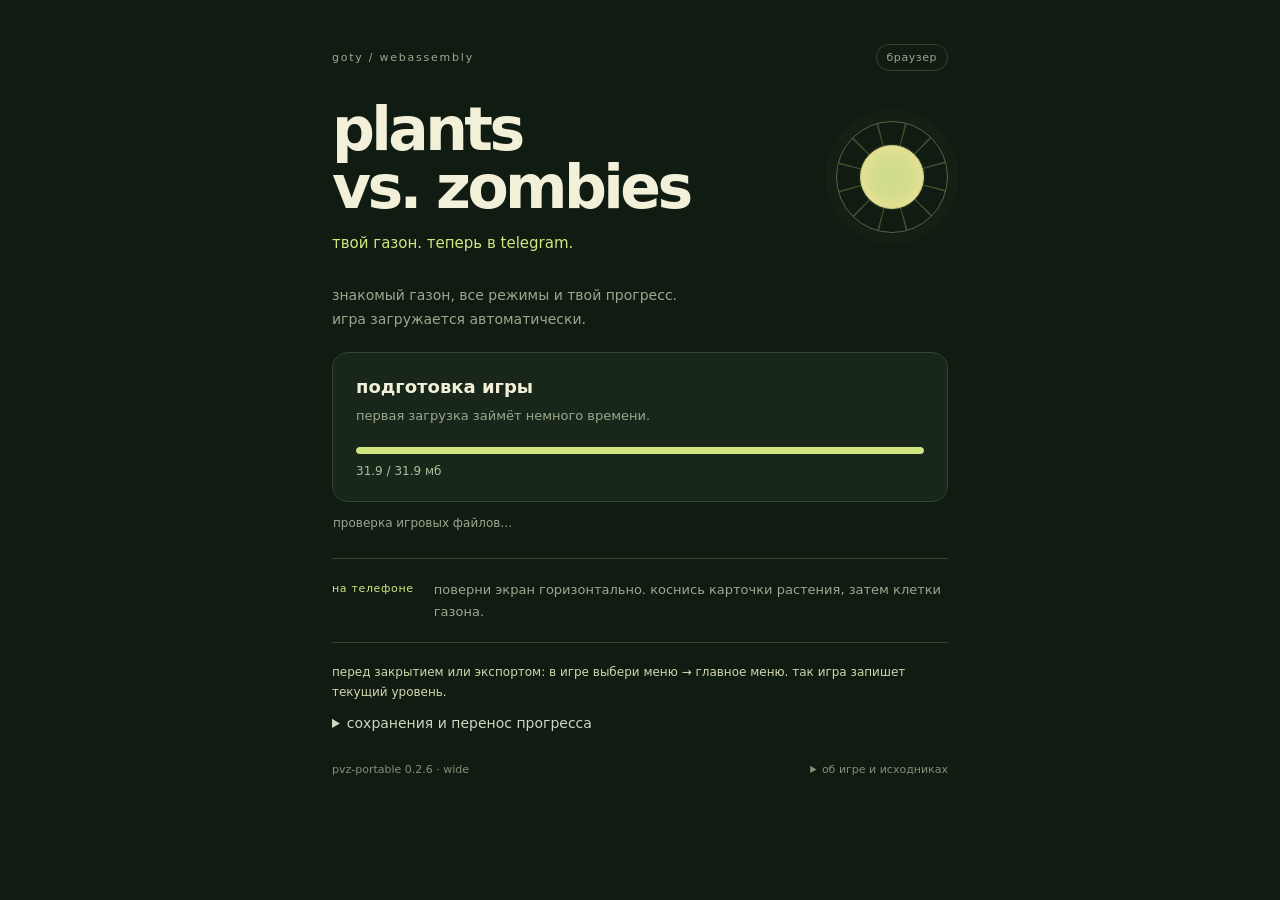
<file: pvz/index.html>
<!DOCTYPE html>
<html lang="ru">
<head>
  <meta charset="utf-8">
  <script>
    // this page is the bot's main Mini App, so startapp links for chess land here too: send them on
    (function () {
      var m = (location.search + '&' + location.hash).match(/tgWebAppStartParam=([\w-]+)/);
      var online = 'https://141-147-45-18.sslip.io/'; // chess with a friend runs on the bot's server
      if (!m) return;
      var p = m[1];
      if (p === 'chess') location.replace('../chess/' + location.hash);
      else if (/^room_[0-9a-f]{8}$/.test(p)) location.replace(online + '?room=' + p.slice(5) + location.hash);
      else if (/^new_(0|\d+-\d+)$/.test(p)) location.replace(online + '?new=' + encodeURIComponent(p.slice(4).replace('-', '+')) + location.hash);
    })();
  </script>
  <meta name="viewport" content="width=device-width, initial-scale=1, viewport-fit=cover">
  <meta name="theme-color" content="#101b12">
  <meta name="description" content="Plants vs. Zombies GOTY в браузере и Telegram. Игра загружается автоматически, прогресс хранится на устройстве.">
  <title>plants vs. zombies · telegram</title>
  <link rel="stylesheet" href="telegram.css?v=20ad83cfa37a5258">
  <script src="vendor/jszip.min.js"></script>
  <script src="https://telegram.org/js/telegram-web-app.js"></script>
</head>
<body class="upload-mode">
<main id="upload-screen">
  <header class="heading">
    <div class="edition">goty / webassembly <span id="host-label">браузер</span></div>
    <div class="title-row"><div><h1>plants<br>vs. zombies</h1><p class="tagline">твой газон. теперь в telegram.</p></div><div class="sun-mark" aria-hidden="true"><i></i></div></div>
  </header>
  <p class="intro">знакомый газон, все режимы и твой прогресс.<br>игра загружается автоматически.</p>
  <div id="drop-zone">
    <p id="drop-zone-title">подготовка игры</p>
    <p id="drop-zone-subtitle">первая загрузка займёт немного времени.</p>
    <div id="bundle-loading"><progress id="bundle-progress" max="1" aria-label="загрузка игры"></progress><span id="bundle-progress-label">подготовка…</span></div>
    <div id="resource-split-actions" hidden aria-hidden="true">
      <button id="browse-zip-btn" type="button" tabindex="-1">resource zip</button>
      <button id="browse-folder-btn" type="button" tabindex="-1">resource folder</button>
    </div>
    <p id="drop-zone-ready-title">играть <span aria-hidden="true">→</span></p>
    <p id="drop-zone-ready-subtitle">всё готово · твой газон ждёт</p>
    <div id="file-list" hidden></div>
    <p id="drop-zone-reselect" hidden><a id="reselect-link" role="button" tabindex="-1">resource reset</a></p>
    <div id="loading-drop-zone" role="status" aria-live="polite"></div>
    <input type="file" id="file-input" multiple webkitdirectory hidden>
    <input type="file" id="resource-zip-input" accept=".zip,application/zip,application/x-zip-compressed" hidden>
  </div>
  <button id="local-resources-btn" type="button" hidden tabindex="-1">local resources</button>
  <button id="bundle-retry-btn" class="bundle-retry" type="button" hidden>повторить загрузку</button>
  <p id="cache-status" class="status" aria-live="polite">подготовка игры…</p>
  <div class="hint"><span class="hint-label">на телефоне</span><p>поверни экран горизонтально. коснись карточки растения, затем клетки газона.</p></div>
  <p class="checkpoint-note">перед закрытием или экспортом: в игре выбери меню → главное меню. так игра запишет текущий уровень.</p>
  <p id="save-storage-status" class="status" role="status" aria-live="polite"></p>
  <details class="save-panel"><summary>сохранения и перенос прогресса</summary><p>архив содержит последнее сохранение самой игры. записанные игрой файлы хранятся на этом устройстве; перенос на другой телефон — через экспорт и импорт.</p>
    <div id="upload-save-actions">
      <button id="upload-save-import-btn" type="button">импорт zip</button>
      <button id="upload-save-import-dir-btn" type="button">импорт папки</button>
      <button id="upload-save-export-btn" type="button">экспорт</button>
      <button id="upload-save-clear-btn" type="button">удалить сохранения</button>
    </div>
  </details>
  <input type="file" id="upload-save-import-input" accept=".zip" hidden>
  <input type="file" id="upload-save-import-dir-input" multiple webkitdirectory hidden>
  <footer><span>pvz-portable 0.2.6 · wide</span><details><summary>об игре и исходниках</summary><p>движок: <a href="https://github.com/wszqkzqk/PvZ-Portable/tree/0.2.6" target="_blank" rel="noopener noreferrer">pvz-portable</a>. copyright © 2026 zhou qiankang. код распространяется по <a href="licenses/PvZ-Portable-LICENSE.txt" target="_blank" rel="noopener noreferrer">lgpl-3.0-or-later</a>, без гарантий. <a href="https://github.com/wszqkzqk/PvZ-Portable/archive/refs/tags/0.2.6.zip">исходники исходной версии</a>.</p><p>игровые файлы загружаются с сайта и сохраняются на устройстве для следующих запусков. прогресс остаётся в этом браузере. эта сборка добавляет telegram, хранение данных и адаптацию игрового экрана и управления.</p><p><a href="licenses/pvz-mobile-source.zip">исходники этой сборки движка</a> · <a href="licenses/libopenmpt-0.8.4-source.zip">исходники музыкальной библиотеки</a></p></details></footer>
</main>
<div id="canvas-container">
  <div id="game-stage">
    <canvas id="canvas" width="800" height="600" tabindex="0" aria-label="plants vs. zombies"></canvas>
  </div>
  <nav id="save-toolbar" aria-label="управление игрой">
    <button id="game-options-btn" type="button" title="настройки экрана и сохранения" aria-label="настройки экрана и сохранения" aria-controls="game-options" aria-expanded="false"><span class="control-symbol" aria-hidden="true">⋯</span></button>
  </nav>
  <button id="game-options-dismiss" type="button" aria-label="закрыть настройки" tabindex="-1" hidden></button>
  <section id="game-options" aria-label="настройки экрана и сохранения" hidden>
    <div class="game-options-heading"><strong>экран и сохранения</strong><button id="game-options-close" type="button" aria-label="закрыть настройки">×</button></div>
    <button id="game-menu-btn" type="button" title="меню игры / escape">меню игры</button>
    <button id="fullscreen-btn" type="button" title="на весь экран" aria-label="на весь экран"><span id="fullscreen-label">на весь экран</span></button>
    <button id="widescreen-toggle" type="button" aria-pressed="true">широкий экран</button>
    <p class="game-options-note">больше пространства по бокам, исходные пропорции растений и зомби. выключи для кадра 4:3.</p>
    <button id="save-export-btn" type="button" title="экспорт последнего сохранения игры; сначала меню → главное меню">экспорт сохранений</button>
    <p class="game-options-note">перед экспортом: в игре выбери меню → главное меню.</p>
    <span id="game-save-status" role="status"></span>
  </section>
  <p id="orientation-hint">поверни телефон горизонтально — поле станет крупнее</p>
  <div id="resume-overlay" hidden><div><p>игра приостановлена</p><button id="resume-game-btn" type="button">продолжить</button><small>перед закрытием: меню → главное меню</small></div></div>
</div>
<textarea id="pvz-soft-keyboard" autocapitalize="off" autocomplete="off" autocorrect="off" spellcheck="false" enterkeyhint="done" aria-label="имя игрока"></textarea>
<!-- Adapted host from PvZ-Portable 0.2.6, LGPL-3.0-or-later. -->
<script>window.moduleReadyPromise = new Promise(function(resolve, reject) {
    window._resolveModuleReady = resolve;
    window._rejectModuleReady = reject;
});

var Module = {
    canvas: document.getElementById('canvas'),
    noInitialRun: true,
    locateFile: function(path) { return 'engine/' + path + '?v=8ad6389c90d58aee'; },
    onRuntimeInitialized: function() {
        window._resolveModuleReady();
    },
    onAbort: function(what) {
        window._rejectModuleReady(new Error(what));
    },
    print: function(text) { console.log(text); },
    printErr: function(text) { console.warn(text); }
};

Module.canvas.addEventListener('contextmenu', function(e) {
    e.preventDefault();
});
</script>
<script src="engine/pvz-portable.js?v=de9a1065022ed2d0" async></script>
<script>'use strict';

const collectedFiles = new Map();
let hasPak = false;
let hasProperties = false;
let savesMounted = false;
let gameStarted = false;
let saveSyncIntervalId = null;
let saveSyncInFlight = null;
let saveSyncQueued = false;
let lastSaveSyncAt = 0;
let saveFsReadyPromise = null;

const SAVE_SYNC_INTERVAL_MS = 5000;
const SAVE_CLOSE_WARNING_MS = 7000;

const dropZone    = document.getElementById('drop-zone');
const fileInput   = document.getElementById('file-input');
const browseFolderBtn = document.getElementById('browse-folder-btn');
const browseZipBtn = document.getElementById('browse-zip-btn');
const resourceZipInput = document.getElementById('resource-zip-input');
const fileListDiv = document.getElementById('file-list');
const loadStatus  = document.getElementById('loading-drop-zone');
const uploadSaveImportBtn = document.getElementById('upload-save-import-btn');
const uploadSaveImportDirBtn = document.getElementById('upload-save-import-dir-btn');
const uploadSaveClearBtn = document.getElementById('upload-save-clear-btn');
const uploadSaveImportInput = document.getElementById('upload-save-import-input');
const uploadSaveImportDirInput = document.getElementById('upload-save-import-dir-input');
const reselectLink = document.getElementById('reselect-link');

let runtimeReloadScheduled = false;

dropZone.addEventListener('dragover',  e => { e.preventDefault(); dropZone.classList.add('dragover'); });
dropZone.addEventListener('dragleave', () => dropZone.classList.remove('dragover'));
dropZone.addEventListener('drop', async e => {
    e.preventDefault();
    dropZone.classList.remove('dragover');
    const items = e.dataTransfer.items;
    if (!items) return;
    const entries = [];
    for (const item of items) {
        const entry = item.webkitGetAsEntry ? item.webkitGetAsEntry() : null;
        if (entry) entries.push(entry);
    }
    for (const entry of entries) {
        if (entry.isFile && entry.name && entry.name.toLowerCase().endsWith('.zip')) {
            const file = await new Promise(r => entry.file(r));
            await importResourceZip(file, browseZipBtn).catch(() => {});
            continue;
        }
        await traverseEntry(entry, '');
    }
    refreshUI();
});
browseFolderBtn.addEventListener('click', () => fileInput.click());
fileInput.addEventListener('change', () => { handleFileList(fileInput.files); refreshUI(); });
browseZipBtn.addEventListener('click', () => resourceZipInput.click());
resourceZipInput.addEventListener('change', async () => {
    const file = resourceZipInput.files && resourceZipInput.files[0];
    if (!file) return;
    await importResourceZip(file, browseZipBtn).catch(() => {});
    resourceZipInput.value = '';
    refreshUI();
});

function safeParts(path) {
    const parts = path.replace(/\\/g, '/').split('/').filter(Boolean);
    if (parts.some(part => part === '.' || part === '..' || /[:\x00]/.test(part))) return [];
    return parts;
}

function normalizeResourcePath(path) {
    const parts = safeParts(path);
    const pak = parts.indexOf('main.pak');
    if (pak >= 0 && pak === parts.length - 1) return 'main.pak';
    const props = parts.indexOf('properties');
    if (props >= 0 && props < parts.length - 1) return parts.slice(props).join('/');
    return '';
}

function normalizeSaveImportPath(path) {
    const parts = safeParts(path);
    if (!parts.length) return '';
    if (parts[parts.length - 1] === 'registry.regemu') return 'registry.regemu';
    const userdata = parts.indexOf('userdata');
    return (userdata >= 0 ? parts.slice(userdata + 1) : parts).join('/');
}

async function traverseEntry(entry, basePath) {
    if (entry.isFile) {
        const file = await new Promise(r => entry.file(r));
        const rawPath = basePath ? basePath + '/' + entry.name : entry.name;
        const path = normalizeResourcePath(rawPath);
        if (!path) return;
        collectedFiles.set(path, file);
    } else if (entry.isDirectory) {
        const dirPath = basePath ? basePath + '/' + entry.name : entry.name;
        const reader = entry.createReader();
        let batch;
        do {
            batch = await new Promise((resolve, reject) => reader.readEntries(resolve, reject));
            for (const child of batch) await traverseEntry(child, dirPath);
        } while (batch.length > 0);
    }
}

function handleFileList(files) {
    for (const f of files) {
        const path = normalizeResourcePath(f.webkitRelativePath || f.name);
        if (!path) continue;
        collectedFiles.set(path, f);
    }
}

async function importResourceZip(file, btn) {
    btn.disabled = true;
    const oldHTML = btn.innerHTML;
    btn.textContent = 'загрузка архива…';
    try {
        const zip = await JSZip.loadAsync(file);
        const entries = Object.keys(zip.files).filter(name => !zip.files[name].dir);

        for (const name of entries) {
            const destPath = normalizeResourcePath(name);
            if (!destPath) continue;
            const data = await zip.files[name].async('uint8array');
            collectedFiles.set(destPath, new File([data], destPath.split('/').pop()));
        }
    } catch (e) {
        console.error('Resource ZIP import failed:', e);
        alert('не удалось прочитать архив: ' + e.message);
    } finally {
        btn.disabled = false;
        btn.innerHTML = oldHTML;
    }
}

function refreshUI() {
    hasPak = collectedFiles.has('main.pak');
    hasProperties = false;
    for (const key of collectedFiles.keys()) {
        if (key.startsWith('properties/')) { hasProperties = true; break; }
    }

    const allReady = hasPak && hasProperties;
    const hasAny = collectedFiles.size > 0;

    fileListDiv.innerHTML = '';
    if (hasAny) {
        const show = (label, ok) => {
            const d = document.createElement('div');
            d.textContent = (ok ? '✓ ' : '✗ ') + label;
            d.className = ok ? 'ok' : 'missing';
            fileListDiv.appendChild(d);
        };
        show('main.pak', hasPak);
        show('properties/', hasProperties);
    }
    fileListDiv.classList.toggle('has-items', hasAny);

    dropZone.classList.toggle('ready', allReady);
    if (allReady) {
        dropZone.setAttribute('tabindex', '0');
        dropZone.setAttribute('role', 'button');
        dropZone.setAttribute('aria-label', 'начать игру');
    } else {
        dropZone.removeAttribute('tabindex');
        dropZone.removeAttribute('role');
        dropZone.removeAttribute('aria-label');
    }
}

// Click or keyboard activate the drop zone when ready → start game
function handleDropZoneActivate(e) {
    if (!dropZone.classList.contains('ready')) return;
    if (e.target.closest('#drop-zone-reselect') || e.target.closest('#file-list')) return;
    startGame();
}
dropZone.addEventListener('click', handleDropZoneActivate);
dropZone.addEventListener('keydown', e => {
    if (e.key === 'Enter' || e.key === ' ') { e.preventDefault(); handleDropZoneActivate(e); }
});

// Re-select link reverts to upload mode
reselectLink.addEventListener('click', e => {
    e.stopPropagation();
    collectedFiles.clear();
    fileInput.value = '';
    resourceZipInput.value = '';
    refreshUI();
});

function resizeCanvas() {
    if (window.PvzWide && typeof window.PvzWide.resize === 'function') {
        window.PvzWide.resize();
        return;
    }
    var canvas = document.getElementById('canvas');
    var stage = document.getElementById('game-stage');
    if (!stage || !stage.clientWidth || !stage.clientHeight) return;
    var scale = Math.min(stage.clientWidth / canvas.width, stage.clientHeight / canvas.height);
    canvas.style.width = Math.floor(canvas.width * scale) + 'px';
    canvas.style.height = Math.floor(canvas.height * scale) + 'px';
}

window.addEventListener('fullscreenchange', resizeCanvas);

let saveDbPromise = null;
let lastSavedSnapshot = new Map();
let saveStorageState = {phase: 'idle', error: null, fileCount: 0, lastPersistedAt: 0};

function reportSaveStorage(phase, error = null, files = null) {
    saveStorageState = {
        phase,
        error: error ? String(error.message || error) : null,
        fileCount: files ? files.length : saveStorageState.fileCount,
        lastPersistedAt: phase === 'persisted' ? Date.now() : saveStorageState.lastPersistedAt
    };
    window.dispatchEvent(new CustomEvent('pvz:save-status', {detail: {...saveStorageState}}));
}

function openSaveDb() {
    if (saveDbPromise) return saveDbPromise;
    saveDbPromise = new Promise((resolve, reject) => {
        if (!window.indexedDB) { reject(new Error('IndexedDB unavailable')); return; }
        const request = indexedDB.open('pvz-telegram-saves', 1);
        request.onupgradeneeded = () => {
            if (!request.result.objectStoreNames.contains('files')) request.result.createObjectStore('files', {keyPath: 'path'});
        };
        request.onsuccess = () => {
            const db = request.result;
            db.onversionchange = () => { db.close(); saveDbPromise = null; };
            resolve(db);
        };
        request.onerror = () => { saveDbPromise = null; reject(request.error); };
        request.onblocked = () => { saveDbPromise = null; reject(new Error('Save storage blocked by another tab')); };
    });
    return saveDbPromise;
}

function canSyncSaves() {
    return savesMounted && Module.FS;
}

async function ensureSaveFsReady() {
    if (saveFsReadyPromise) return saveFsReadyPromise;
    saveFsReadyPromise = (async () => {
        await window.moduleReadyPromise;
        reportSaveStorage('restoring');
        try {
            if (!Module.FS.analyzePath('/saves').exists) Module.FS.mkdir('/saves');
            const db = await openSaveDb();
            const records = await new Promise((resolve, reject) => {
                const tx = db.transaction('files', 'readonly');
                const request = tx.objectStore('files').getAll();
                request.onsuccess = () => resolve(request.result);
                request.onerror = () => reject(request.error);
                tx.onabort = () => reject(tx.error || new Error('Save restore aborted'));
            });
            const restored = [];
            lastSavedSnapshot = new Map();
            for (const record of records) {
                if (typeof record.path !== 'string' || !record.path.startsWith('/saves/') || !safeParts(record.path).length) {
                    throw new Error('Invalid stored save path');
                }
                if (!(record.data instanceof Uint8Array)) throw new Error('Invalid stored save data');
                const directory = record.path.slice(0, record.path.lastIndexOf('/'));
                Module.FS.mkdirTree(directory);
                Module.FS.writeFile(record.path, record.data);
                lastSavedSnapshot.set(record.path, record.data.slice());
                restored.push({path: record.path, bytes: record.data.length});
            }
            savesMounted = true;
            lastSaveSyncAt = Date.now();
            reportSaveStorage('restored', null, restored);
            console.info('[PvZ saves] restored', {backend: 'wrapper-indexeddb', fileCount: restored.length, files: restored});
        } catch (error) {
            reportSaveStorage('error', error);
            saveFsReadyPromise = null;
            throw error;
        }
    })();
    return saveFsReadyPromise;
}

function sameSaveSnapshot(snapshot) {
    if (snapshot.size !== lastSavedSnapshot.size) return false;
    for (const [path, bytes] of snapshot) {
        const previous = lastSavedSnapshot.get(path);
        if (!previous || previous.length !== bytes.length) return false;
        for (let i = 0; i < bytes.length; i++) if (bytes[i] !== previous[i]) return false;
    }
    return true;
}

async function syncSaves() {
    if (!canSyncSaves()) return false;
    saveSyncQueued = true;
    if (saveSyncInFlight) return saveSyncInFlight;
    saveSyncInFlight = (async () => {
        do {
            saveSyncQueued = false;
            const snapshot = new Map(collectSaveFiles('/saves').map(path => [path, Module.FS.readFile(path)]));
            const files = [...snapshot].map(([path, data]) => ({path, bytes: data.length}));
            if (!sameSaveSnapshot(snapshot)) {
                reportSaveStorage('writing');
                const db = await openSaveDb();
                await new Promise((resolve, reject) => {
                    const tx = db.transaction('files', 'readwrite');
                    const store = tx.objectStore('files');
                    store.clear();
                    for (const [path, data] of snapshot) store.put({path, data});
                    tx.oncomplete = resolve;
                    tx.onerror = () => reject(tx.error || new Error('Save transaction failed'));
                    tx.onabort = () => reject(tx.error || new Error('Save transaction aborted'));
                });
                lastSavedSnapshot = snapshot;
                console.info('[PvZ saves] persisted', {backend: 'wrapper-indexeddb', fileCount: files.length, files});
            }
            lastSaveSyncAt = Date.now();
            reportSaveStorage('persisted', null, files);
        } while (saveSyncQueued);
        return true;
    })();
    try {
        return await saveSyncInFlight;
    } catch (error) {
        reportSaveStorage('error', error);
        console.error('[PvZ saves] persistence failed', error);
        throw error;
    } finally {
        saveSyncInFlight = null;
    }
}

async function syncSavesSafely() {
    try { return await syncSaves(); }
    catch (_) { return false; } // The failure is visible through pvz:save-status.
}

function startSaveAutosync() {
    if (saveSyncIntervalId !== null) return;
    saveSyncIntervalId = window.setInterval(() => {
        void syncSavesSafely();
    }, SAVE_SYNC_INTERVAL_MS);
}

async function startGame() {
    dropZone.classList.remove('ready');
    dropZone.classList.add('loading');
    dropZone.style.pointerEvents = 'none';
    loadStatus.style.display = 'block';
    loadStatus.classList.remove('has-error');
    try {
        loadStatus.textContent = 'подготовка движка…';
        await window.moduleReadyPromise;

        const files = Array.from(collectedFiles.entries());
        let processedBytes = 0;
        const totalBytes = files.reduce((sum, [, file]) => sum + file.size, 0);

        for (let i = 0; i < files.length; i++) {
            const [path, file] = files[i];
            loadStatus.textContent = 'загрузка ресурсов… '
                + (i + 1) + '/' + files.length + ', '
                + (processedBytes / 1048576).toFixed(1) + '/'
                + (totalBytes / 1048576).toFixed(1) + ' MiB';

            const data = new Uint8Array(await file.arrayBuffer());
            const parts = path.split('/');
            let dir = '/';
            for (let j = 0; j < parts.length - 1; j++) {
                dir += (dir === '/' ? '' : '/') + parts[j];
                try { Module.FS.mkdir(dir); } catch (e) {}
            }
            Module.FS.writeFile('/' + path, data);
            processedBytes += file.size;

            if ((i + 1) % 4 === 0) await new Promise(r => setTimeout(r, 0));
        }

        loadStatus.textContent = 'восстановление сохранений…';
        await ensureSaveFsReady();

        document.body.classList.remove('upload-mode');
        document.body.classList.add('game-mode');
        document.getElementById('upload-screen').style.display = 'none';
        document.getElementById('canvas-container').style.display = 'flex';

        resizeCanvas();
        window.addEventListener('resize', resizeCanvas);

        loadStatus.style.display = 'none';
        gameStarted = true;
        window.dispatchEvent(new Event('pvz:started'));
        lastSaveSyncAt = Date.now();
        startSaveAutosync();
        Module.callMain([]);
    } catch (e) {
        console.error('Failed to start game:', e);
        loadStatus.textContent = 'ошибка: ' + (e.message || e);
        loadStatus.classList.add('has-error');
        document.getElementById('canvas-container').style.display = 'none';
        document.getElementById('upload-screen').style.display = '';
        document.body.classList.remove('game-mode');
        document.body.classList.add('upload-mode');
        dropZone.classList.remove('loading');
        dropZone.classList.add('ready');
        dropZone.style.pointerEvents = '';
    }
}

function collectSaveFiles(dir) {
    const results = [];
    let entries;
    try { entries = Module.FS.readdir(dir); } catch (e) { return results; }
    for (const name of entries) {
        if (name === '.' || name === '..') continue;
        const full = dir + '/' + name;
        const stat = Module.FS.stat(full);
        if (Module.FS.isDir(stat.mode)) results.push(...collectSaveFiles(full));
        else results.push(full);
    }
    return results;
}

async function exportSaves() {
    if (!confirm('архив содержит последнее сохранение самой игры. для записи текущего уровня сначала выбери в игре меню → главное меню.\n\nэкспортировать имеющееся сохранение?')) return;
    const btn = document.getElementById('save-export-btn');
    btn.disabled = true;
    btn.textContent = 'сохранение…';
    try {
        await ensureSaveFsReady();
        await syncSavesSafely();

        const files = collectSaveFiles('/saves');
        if (files.length === 0) { alert('сохранений пока нет.'); return; }

        const zip = new JSZip();
        for (const fullPath of files) {
            zip.file(fullPath.replace(/^\/saves\//, ''), Module.FS.readFile(fullPath));
        }

        const blob = await zip.generateAsync({ type: 'blob' });
        const a = document.createElement('a');
        a.href = URL.createObjectURL(blob);
        a.download = 'pvz-portable-savedata.zip';
        a.click();
        window.setTimeout(() => URL.revokeObjectURL(a.href), 60000);
    } catch (e) {
        console.error('Export failed:', e);
        alert('не удалось выгрузить сохранения: ' + e.message);
    } finally {
        btn.disabled = false;
        btn.textContent = 'экспорт';
    }
}

async function importSaves(file, btn) {
    await ensureSaveFsReady();
    btn.disabled = true;
    const oldText = btn.textContent;
    btn.textContent = 'импорт…';
    try {
        const zip = await JSZip.loadAsync(file);
        const entries = Object.keys(zip.files).filter(n => !zip.files[n].dir);

        for (const name of entries) {
            const relativePath = normalizeSaveImportPath(name);
            if (!relativePath) continue;
            const destPath = relativePath === 'registry.regemu' ? relativePath : 'userdata/' + relativePath;
            const fullPath = '/saves/' + destPath;

            const parts = fullPath.split('/');
            let dir = '';
            for (let i = 1; i < parts.length - 1; i++) {
                dir += '/' + parts[i];
                try { Module.FS.mkdir(dir); } catch (e) {}
            }

            const data = await zip.files[name].async('uint8array');
            Module.FS.writeFile(fullPath, data);
        }

        await syncSaves();
    } catch (e) {
        console.error('Import failed:', e);
        alert('не удалось импортировать: ' + e.message);
    } finally {
        btn.disabled = false;
        btn.textContent = oldText;
    }
}

async function importSaveDirectory(files, btn) {
    await ensureSaveFsReady();
    btn.disabled = true;
    const oldText = btn.textContent;
    btn.textContent = 'импорт…';
    try {
        for (const file of files) {
            const relativePath = normalizeSaveImportPath(file.webkitRelativePath || file.name);
            if (!relativePath) continue;

            const fullPath = relativePath === 'registry.regemu' ? '/saves/registry.regemu' : '/saves/userdata/' + relativePath;
            const parts = fullPath.split('/');
            let dir = '';
            for (let i = 1; i < parts.length - 1; i++) {
                dir += '/' + parts[i];
                try { Module.FS.mkdir(dir); } catch (e) {}
            }

            const data = new Uint8Array(await file.arrayBuffer());
            Module.FS.writeFile(fullPath, data);
        }

        await syncSaves();
    } catch (e) {
        console.error('Save folder import failed:', e);
        alert('не удалось прочитать папку: ' + e.message);
    } finally {
        btn.disabled = false;
        btn.textContent = oldText;
    }
}

async function clearSaves(btn) {
    await ensureSaveFsReady();
    if (!confirm('удалить все сохранения на этом устройстве? восстановить их можно только из резервного архива.')) return;
    btn.disabled = true;
    const oldText = btn.textContent;
    btn.textContent = 'удаление…';
    try {
        const files = collectSaveFiles('/saves');
        for (const f of files) {
            try { Module.FS.unlink(f); } catch (e) {}
        }
        // Remove empty directories under /saves (bottom-up)
        function rmdirsRecursive(dir) {
            let entries;
            try { entries = Module.FS.readdir(dir); } catch (e) { return; }
            for (const name of entries) {
                if (name === '.' || name === '..') continue;
                const full = dir + '/' + name;
                try {
                    const stat = Module.FS.stat(full);
                    if (Module.FS.isDir(stat.mode)) rmdirsRecursive(full);
                } catch (e) {}
            }
            if (dir !== '/saves') {
                try { Module.FS.rmdir(dir); } catch (e) {}
            }
        }
        rmdirsRecursive('/saves');

        await syncSaves();
        alert('сохранения удалены.');
    } catch (e) {
        console.error('Clear failed:', e);
        alert('не удалось удалить: ' + e.message);
    } finally {
        btn.disabled = false;
        btn.textContent = oldText;
    }
}

document.getElementById('save-export-btn').addEventListener('click', exportSaves);
document.getElementById('upload-save-export-btn').addEventListener('click', exportSaves);
uploadSaveImportBtn.addEventListener('click', () => {
    uploadSaveImportInput.click();
});
uploadSaveImportInput.addEventListener('change', e => {
    const file = e.target.files[0];
    if (file) importSaves(file, uploadSaveImportBtn).catch(error => reportSaveStorage('error', error));
    e.target.value = '';
});
uploadSaveImportDirBtn.addEventListener('click', () => {
    uploadSaveImportDirInput.click();
});
uploadSaveImportDirInput.addEventListener('change', async e => {
    const files = e.target.files;
    if (files && files.length > 0) await importSaveDirectory(files, uploadSaveImportDirBtn).catch(error => reportSaveStorage('error', error));
    e.target.value = '';
});
uploadSaveClearBtn.addEventListener('click', () => {
    void clearSaves(uploadSaveClearBtn).catch(error => reportSaveStorage('error', error));
});

document.addEventListener('visibilitychange', () => {
    if (document.visibilityState === 'hidden') void syncSavesSafely();
});

window.addEventListener('pagehide', () => {
    void syncSavesSafely();
});

window.addEventListener('beforeunload', e => {
    if (!gameStarted) return;

    void syncSavesSafely();
    if (Date.now() - lastSaveSyncAt >= SAVE_CLOSE_WARNING_MS) {
        e.preventDefault();
        e.returnValue = 'сохранения ещё записываются. подожди немного перед выходом.';
    }
});

window.onGameExit = async function() {
    gameStarted = false;
    window.dispatchEvent(new Event('pvz:stopped'));
    if (saveSyncIntervalId !== null) {
        clearInterval(saveSyncIntervalId);
        saveSyncIntervalId = null;
    }
    if (document.fullscreenElement) {
        document.exitFullscreen().catch(function() {});
    }
    document.getElementById('canvas-container').style.display = 'none';
    document.getElementById('upload-screen').style.display = '';
    document.body.classList.remove('game-mode');
    document.body.classList.add('upload-mode');
    window.removeEventListener('resize', resizeCanvas);
    // Restore drop-zone to 'ready' state so the user can re-launch.
    dropZone.classList.remove('loading');
    dropZone.style.pointerEvents = '';
    loadStatus.style.display = 'none';
    collectedFiles.clear();
    fileInput.value = '';
    resourceZipInput.value = '';
    refreshUI();

    if (runtimeReloadScheduled) return;
    runtimeReloadScheduled = true;
    loadStatus.textContent = 'перезапуск движка…';
    loadStatus.classList.remove('has-error');
    loadStatus.style.display = 'block';

    try { await syncSaves(); } catch (error) {
        loadStatus.textContent = 'не удалось записать сохранения. экспортируй их перед перезапуском.';
        loadStatus.classList.add('has-error');
        return;
    }
    window.setTimeout(() => window.location.reload(), 0);
};
</script>
<script src="widescreen-layout.js?v=0c9645d81d5bd7c3"></script>
<script src="widescreen.js?v=6ab662c5c900ec8e"></script>
<script src="telegram.js?v=702fb680589345fc"></script>
</body>
</html>
</file>
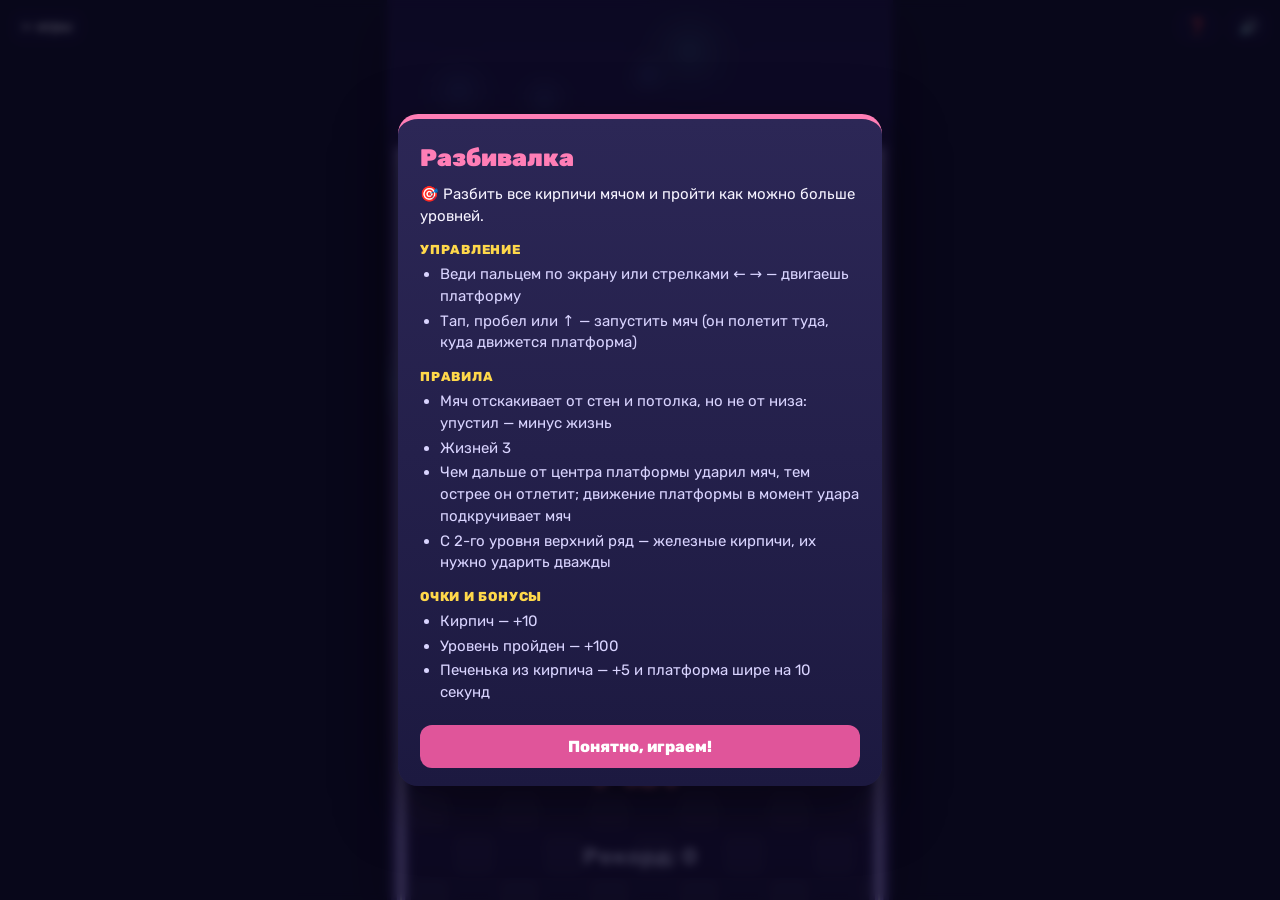
<file: arcade/bricks.html>
<!doctype html>
<html lang="ru">
<head>
<meta charset="utf-8">
<meta name="viewport" content="width=device-width, initial-scale=1, user-scalable=no">
<title>Такопи-разбивалка</title>
<link rel="stylesheet" href="https://fonts.googleapis.com/css2?family=Rubik:wght@500;700;800;900&display=swap">
<link rel="stylesheet" href="game.css">
<script src="https://telegram.org/js/telegram-web-app.js"></script>
</head>
<body>
<a class="back" href="index.html">← игры</a>
<canvas id="game"></canvas>
<script src="engine.js"></script>
<script>
const ID = "bricks", PY = 556, PH = 14, COLS = 8, BW = 40, BH = 18, TOP = 112, LEFT = 14, RIGHT = W - 14, BR = 8;
// цвета рядов: светлый, основной, тёмный
const ROWS = [["#ff9aa4", "#ff4d5e", "#b8283a"], ["#ffc98a", "#ff9a3c", "#c4651a"], ["#fff0a8", "#ffd84a", "#c49a12"], ["#a8f5b8", "#5fdc7a", "#2a9a48"],
              ["#b0fcfc", "#4fe0e6", "#1f9aa6"], ["#b5d2ff", "#6aa8ff", "#3a66c8"], ["#ffcfe5", "#ff7eb6", "#d0488c"]];
let state = "title", overT = 0, score = 0, best = getBest(ID), clock = 0;
let pad, ball, bricks, drops, lives, level, wide, combo, banner, hurtT = 0;
const bokeh = Array.from({ length: 16 }, () => ({ x: Math.random() * W, y: Math.random() * H, r: rand(20, 60), v: rand(4, 12), c: ["255,126,182", "106,168,255", "165,140,255", "95,240,240"][Math.floor(Math.random() * 4)] }));

function glow(x, y, r, color, a = 1) {
  const g = ctx.createRadialGradient(x, y, 0, x, y, r);
  g.addColorStop(0, color); g.addColorStop(1, "rgba(0,0,0,0)");
  ctx.globalAlpha = a; ctx.fillStyle = g; ctx.fillRect(x - r, y - r, r * 2, r * 2); ctx.globalAlpha = 1;
}
function heart(x, y, s, color = COLORS.red) {
  ctx.save(); ctx.translate(x, y); ctx.scale(s / 20, s / 20);
  ctx.beginPath(); ctx.moveTo(0, 7);
  ctx.bezierCurveTo(-12, -1, -9, -11, 0, -5); ctx.bezierCurveTo(9, -11, 12, -1, 0, 7);
  ctx.fillStyle = color; ctx.fill();
  ctx.fillStyle = "rgba(255,255,255,0.55)"; ctx.beginPath(); ctx.ellipse(-4.5, -4.5, 2.4, 1.5, -0.6, 0, Math.PI * 2); ctx.fill();
  ctx.restore();
}
function cookie(x, y, rot = 0, s = 1) {
  ctx.save(); ctx.translate(x, y); ctx.rotate(rot); ctx.scale(s, s);
  glow(0, 0, 26, "rgba(255,200,80,0.5)");
  circle(0, 0, 14, "#c9823a"); circle(-1.5, -1.5, 12, "#f2b862");
  ctx.fillStyle = "rgba(255,255,255,0.35)"; ctx.beginPath(); ctx.ellipse(-5, -6, 4, 2, -0.6, 0, Math.PI * 2); ctx.fill();
  for (const [dx, dy] of [[-4, -2], [4, -4], [-1, 5], [6, 4], [-7, 4]]) circle(dx, dy, 2.1, "#5e3218");
  ctx.restore();
}

function buildLevel() {
  bricks = [];
  const rows = Math.min(7, 4 + level);
  for (let r = 0; r < rows; r++)
    for (let c = 0; c < COLS; c++) {
      // каждый уровень — свой узор с пустыми местами
      if (level % 2 === 0 && (r + c) % 3 === 0) continue;
      if (level % 3 === 0 && c > 1 && c < 6 && r === 2) continue;
      if (level % 5 === 0 && r % 2 === 1 && (c === 3 || c === 4)) continue;
      const hp = r === 0 && level > 1 ? 2 : 1;
      bricks.push({ x: 20 + c * BW + 2, y: TOP + 34 + r * (BH + 6), w: BW - 4, h: BH, row: r % ROWS.length, hp, maxHp: hp, flash: 0, appear: -(r * 0.06 + c * 0.025) });
    }
}
function resetBall() { ball = { x: pad.x + pad.w / 2, y: PY - BR, vx: 0, vy: 0, stuck: true, trail: [] }; combo = 0; }
function start() {
  state = "play"; score = 0; lives = 3; level = 1; wide = 0; drops = []; hurtT = 0;
  pad = { x: W / 2 - 36, w: 72, vx: 0, squash: 0 };
  buildLevel(); resetBall();
  banner = { t: 1.5, text: "УРОВЕНЬ 1" };
  Sound.start();
}
function launch() {
  if (state === "title" || (state === "over" && overT > 0.8)) return start();
  if (state === "play" && ball.stuck) {
    const sp = Math.min(560, 300 + level * 30);
    const dir = Math.abs(pad.vx) > 30 ? Math.sign(pad.vx) : (Math.random() < 0.5 ? -1 : 1);
    ball.stuck = false; ball.vx = sp * 0.55 * dir; ball.vy = -sp * 0.83;
    Sound.swoosh(); Sound.tone(520, 0.12, { type: "square", vol: 0.07, slide: 400 });
    pad.squash = 1;
  }
}
on("tap", launch);
on("key", c => { if (window.rulesOpen && rulesOpen()) return; if (c === "Space" || c === "ArrowUp" || c === "Enter" || c === "KeyW") launch(); });

function wallSound(f) { Sound.tone(f * rand(0.95, 1.05), 0.06, { type: "triangle", vol: 0.14, slide: -40 }); }

function hitBrick(b) {
  b.hp--; b.flash = 0.12; combo++;
  const pitch = 440 * Math.pow(2, Math.min(combo - 1, 18) / 12);
  if (b.hp > 0) {
    // крепкий кирпич: металлический звон
    Sound.tone(1600, 0.18, { type: "sine", vol: 0.12 }); Sound.tone(2400, 0.1, { type: "triangle", vol: 0.05 });
    burst(ball.x, ball.y, 8, ["#e8ecff", "#9aa3c8", COLORS.white], { speed: 150, size: 2.5 });
    shake(0.12);
    return;
  }
  const col = ROWS[b.row];
  score += 10;
  floatText(combo > 2 ? "+10 ×" + combo : "+10", b.x + b.w / 2, b.y, combo > 2 ? COLORS.cyan : COLORS.yellow, combo > 2 ? 16 : 14);
  Sound.tone(pitch, 0.12, { type: "square", vol: 0.08 }); Sound.noise(0.1, { vol: 0.18, from: 3500, to: 600 });
  burst(b.x + b.w / 2, b.y + b.h / 2, 14, [col[0], col[1], col[2], COLORS.white], { speed: 190, size: 3.5, gravity: 500, up: 60 });
  shake(0.18);
  if (Math.random() < 0.12) drops.push({ x: b.x + b.w / 2, y: b.y + b.h / 2, rot: 0 });
}

function loseLife() {
  lives--; hurtT = 1.2;
  shake(0.9);
  burst(ball.x, H - 6, 20, [COLORS.white, COLORS.pinkL, COLORS.red], { speed: 220, up: 160 });
  if (lives <= 0) {
    state = "over"; overT = 0; best = saveBest(ID, score);
    Sound.hurt(); setTimeout(() => Sound.lose(), 300);
    return;
  }
  Sound.hurt(); floatText("-1 ♥", pad.x + pad.w / 2, PY - 30, COLORS.red, 22);
  resetBall();
}

function levelClear() {
  score += 100; level++;
  floatText("+100", W / 2, 300, COLORS.yellow, 30);
  Sound.win(); shake(0.4);
  for (let i = 0; i < 5; i++) burst(rand(40, W - 40), rand(160, 300), 16, [COLORS.pink, COLORS.yellow, COLORS.cyan, COLORS.green, COLORS.violet], { speed: 260, up: 120 });
  buildLevel(); drops = []; wide = 0; resetBall();
  banner = { t: 1.8, text: "УРОВЕНЬ " + level };
}

const game = {
  start,
  update(dt) {
    clock += dt;
    bokeh.forEach(b => { b.y -= b.v * dt; if (b.y < -b.r) { b.y = H + b.r; b.x = Math.random() * W; } });
    if (state !== "play") { overT += dt; return; }
    wide -= dt; hurtT -= dt; banner.t -= dt;
    pad.squash = Math.max(0, pad.squash - dt * 6);
    bricks.forEach(b => { b.appear = Math.min(1, b.appear + dt * 2.6); b.flash -= dt; });

    // платформа: палец или стрелки; ширина плавно меняется
    const target = wide > 0 ? 108 : 72, cx = pad.x + pad.w / 2;
    pad.w = lerp(pad.w, target, Math.min(1, dt * 10)); pad.x = cx - pad.w / 2;
    const x0 = pad.x;
    if (input.down) pad.x += (input.x - pad.w / 2 - pad.x) * Math.min(1, dt * 18);
    if (keys.ArrowLeft || keys.KeyA) pad.x -= 380 * dt;
    if (keys.ArrowRight || keys.KeyD) pad.x += 380 * dt;
    pad.x = clamp(pad.x, LEFT, RIGHT - pad.w);
    pad.vx = lerp(pad.vx, (pad.x - x0) / Math.max(dt, 0.001), Math.min(1, dt * 12));

    if (ball.stuck) { ball.x = pad.x + pad.w / 2; ball.y = PY - BR; ball.trail = []; }
    else {
      ball.trail.push([ball.x, ball.y]); if (ball.trail.length > 9) ball.trail.shift();
      const sp = Math.hypot(ball.vx, ball.vy), n = Math.max(2, Math.ceil(sp * dt / 4));
      for (let step = 0; step < n; step++) {
        ball.x += ball.vx * dt / n; ball.y += ball.vy * dt / n;
        if (ball.x < LEFT + BR) { ball.x = LEFT + BR; ball.vx = Math.abs(ball.vx); wallSound(330); burst(ball.x - BR, ball.y, 4, [COLORS.violet, COLORS.white], { speed: 80, size: 2, gravity: 0 }); }
        if (ball.x > RIGHT - BR) { ball.x = RIGHT - BR; ball.vx = -Math.abs(ball.vx); wallSound(370); burst(ball.x + BR, ball.y, 4, [COLORS.violet, COLORS.white], { speed: 80, size: 2, gravity: 0 }); }
        if (ball.y < TOP + BR) { ball.y = TOP + BR; ball.vy = Math.abs(ball.vy); wallSound(440); burst(ball.x, ball.y - BR, 4, [COLORS.violet, COLORS.white], { speed: 80, size: 2, gravity: 0 }); }
        if (ball.vy > 0 && ball.y + BR >= PY && ball.y < PY + PH && ball.x > pad.x - BR * 0.7 && ball.x < pad.x + pad.w + BR * 0.7) {
          const s = Math.min(660, Math.hypot(ball.vx, ball.vy) * 1.01);
          let k = clamp(((ball.x - pad.x) / pad.w - 0.5) * 2 + pad.vx / 2500, -1, 1);   // край платформы даёт острый угол
          if (Math.abs(k) < 0.12) k = k < 0 ? -0.12 : 0.12;   // не даём мячу застрять строго вертикально
          ball.vx = s * k * 0.85; ball.vy = -Math.sqrt(s * s - ball.vx * ball.vx);
          ball.y = PY - BR;
          pad.squash = 1; combo = 0;
          // высота звука зависит от места удара
          Sound.tone(392 * Math.pow(2, (k + 1) / 2), 0.1, { type: "square", vol: 0.08, slide: 60 }); Sound.bump();
          burst(ball.x, PY, 8, [COLORS.pinkL, COLORS.white], { speed: 120, size: 2.5, gravity: 200, up: 40 });
        }
        const b = bricks.find(b => b.hp > 0 && ball.x + BR > b.x && ball.x - BR < b.x + b.w && ball.y + BR > b.y && ball.y - BR < b.y + b.h);
        if (b) {
          const ox = Math.min(ball.x + BR - b.x, b.x + b.w - (ball.x - BR));
          const oy = Math.min(ball.y + BR - b.y, b.y + b.h - (ball.y - BR));
          if (ox < oy) { ball.vx = ball.x < b.x + b.w / 2 ? -Math.abs(ball.vx) : Math.abs(ball.vx); }
          else { ball.vy = ball.y < b.y + b.h / 2 ? -Math.abs(ball.vy) : Math.abs(ball.vy); }
          hitBrick(b);
          bricks = bricks.filter(b => b.hp > 0);
        }
      }
      if (ball.y > H + 20) return loseLife();
    }
    drops.forEach(d => { d.y += 150 * dt; d.rot += dt * 3; });
    drops = drops.filter(d => {
      if (d.y > H + 20) return false;
      if (d.y + 13 >= PY && d.y - 13 < PY + PH && d.x + 12 > pad.x && d.x - 12 < pad.x + pad.w) {
        wide = 10; score += 5;
        Sound.coin(); Sound.power();
        floatText("Шире! +5", clamp(d.x, 60, W - 60), PY - 40, COLORS.yellow, 20);
        burst(d.x, PY, 18, [COLORS.yellow, COLORS.orange, "#fff3c4"], { speed: 170, up: 80 });
        return false;
      }
      return true;
    });
    if (!bricks.length) levelClear();
  },
  draw(t) {
    // фон
    ctx.fillStyle = vgrad(0, H, ["#1a1240", "#2a1a5a", "#3a1f62", "#1a1238"]);
    ctx.fillRect(0, 0, W, H);
    bokeh.forEach(b => glow(b.x, b.y, b.r, `rgba(${b.c},0.16)`));
    // плитка поля
    ctx.save(); ctx.beginPath(); ctx.rect(LEFT, TOP, RIGHT - LEFT, H - TOP); ctx.clip();
    for (let y = TOP; y < H; y += 32) for (let x = LEFT + ((y - TOP) / 32 % 2) * 32; x < RIGHT; x += 64) rrect(x + 2, y + 2, 28, 28, 6, "rgba(255,255,255,0.035)");
    ctx.restore();
    // неоновая рамка
    ctx.lineJoin = "round"; ctx.lineCap = "round";
    const frame = () => { ctx.beginPath(); ctx.moveTo(LEFT - 4, H + 4); ctx.lineTo(LEFT - 4, TOP - 4); ctx.lineTo(RIGHT + 4, TOP - 4); ctx.lineTo(RIGHT + 4, H + 4); ctx.stroke(); };
    ctx.strokeStyle = "rgba(165,140,255,0.25)"; ctx.lineWidth = 14; frame();
    ctx.strokeStyle = "#8f7ad8"; ctx.lineWidth = 6; frame();
    ctx.strokeStyle = "rgba(255,255,255,0.6)"; ctx.lineWidth = 1.5; frame();

    if (state === "title") {
      // демонстрационные кирпичи
      for (let r = 0; r < 4; r++) for (let c = 0; c < COLS; c++) {
        const y = TOP + 26 + r * 24 + Math.sin(t * 2 + c * 0.6 + r) * 3;
        drawBrick({ x: 22 + c * BW, y, w: BW - 4, h: BH, row: r, hp: 1, maxHp: 1, flash: 0, appear: 1 });
      }
      drawTakopi(W / 2, 520 + Math.sin(t * 3) * 6, 92, { t, squash: Math.max(0, Math.sin(t * 6)) * 0.3 });
      card({ title: "РАЗБИВАЛКА", lines: ["Веди пальцем или ← →", "Тап или пробел — запуск", ["Лови печеньки — шире!", COLORS.yellow]],
             hint: "Нажми, чтобы начать", y: 236, dim: false });
      text("Рекорд: " + best, W / 2, 610, { size: 16, color: COLORS.muted, shadow: false });
      return;
    }
    bricks.forEach(drawBrick);
    drops.forEach(d => cookie(d.x, d.y, d.rot, 0.9));
    // платформа и Такопи, который её держит
    const pcx = pad.x + pad.w / 2, sq = pad.squash;
    const tMood = state === "over" || hurtT > 0 ? "ko" : (!ball.stuck && ball.vy > 0 && ball.y > PY - 120 ? "oh" : "happy");
    ctx.strokeStyle = COLORS.pink; ctx.lineWidth = 5; ctx.lineCap = "round";
    ctx.beginPath(); ctx.moveTo(pcx - 13, PY + 30); ctx.quadraticCurveTo(pcx - 22, PY + 22, pcx - 18, PY + PH - 2);
    ctx.moveTo(pcx + 13, PY + 30); ctx.quadraticCurveTo(pcx + 22, PY + 22, pcx + 18, PY + PH - 2); ctx.stroke();
    drawTakopi(pcx, PY + 40 + sq * 3, 50, { t, mood: tMood, squash: sq * 0.6 });
    const ph = PH - sq * 3, py = PY + sq * 3;
    glow(pcx, py + ph / 2, pad.w * 0.8, wide > 0 ? "rgba(255,216,74,0.35)" : "rgba(255,126,182,0.3)");
    rrect(pad.x, py + 3, pad.w, ph, ph / 2, "rgba(0,0,0,0.3)");
    rrect(pad.x, py, pad.w, ph, ph / 2, vgrad(py, py + ph, wide > 0 ? ["#fff3b0", COLORS.yellow, COLORS.orange] : [COLORS.pinkL, COLORS.pink, COLORS.pinkD]));
    rrect(pad.x + 6, py + 2, pad.w - 12, 3, 1.5, "rgba(255,255,255,0.6)");
    if (wide > 0) rrect(pcx - (pad.w - 16) / 2 * Math.min(1, wide / 10), py + ph - 5, (pad.w - 16) * Math.min(1, wide / 10), 2.5, 1.2, "rgba(120,50,0,0.6)");
    // мяч со шлейфом
    if (state === "play") {
      ball.trail.forEach(([x, y], i) => { ctx.globalAlpha = (i + 1) / ball.trail.length * 0.35; circle(x, y, BR * (0.4 + i / ball.trail.length * 0.6), COLORS.cyan); });
      ctx.globalAlpha = 1;
      glow(ball.x, ball.y, 24, "rgba(160,250,255,0.55)");
      const bg = ctx.createRadialGradient(ball.x - 3, ball.y - 3, 1, ball.x, ball.y, BR);
      bg.addColorStop(0, "#ffffff"); bg.addColorStop(0.6, "#dff8ff"); bg.addColorStop(1, "#8fd8f0");
      circle(ball.x, ball.y, BR, bg);
      if (ball.stuck) {
        ctx.globalAlpha = 0.6 + Math.sin(t * 6) * 0.3;
        text("Тап — пуск!", W / 2, PY - 70, { size: 18, weight: 800, color: COLORS.yellow, stroke: 5 });
        ctx.globalAlpha = 1;
      }
    }
    drawParticles();
  },
  drawUI(t) {
    if (state === "title") return;
    rrect(14, 56, 92, 34, 17, "rgba(10,8,30,0.55)");
    for (let i = 0; i < 3; i++) heart(34 + i * 26, 74, 22, i < lives ? COLORS.red : "rgba(255,255,255,0.15)");
    hudPill(W / 2 + 8, 56, "очки", score, COLORS.ink, "center");
    hudPill(W - 14, 56, "★", best, COLORS.yellow, "right");
    // уровень — табличка на верхней стенке
    rrect(W / 2 - 50, TOP - 13, 100, 20, 10, "#2a1f5e", "#8f7ad8", 2);
    text("УРОВЕНЬ " + level, W / 2, TOP - 2.5, { size: 12, weight: 800, color: COLORS.cyan, shadow: false });
    if (state === "play" && banner.t > 0) {
      const a = Math.min(1, banner.t * 2.5), k = 1 + Math.max(0, banner.t - 1.3) * 1.5;
      ctx.globalAlpha = a;
      ctx.save(); ctx.translate(W / 2, 400); ctx.scale(k, k);
      text(banner.text, 0, 0, { size: 36, weight: 900, color: COLORS.yellow, stroke: 7 });
      ctx.restore(); ctx.globalAlpha = 1;
    }
    if (state === "over") {
      card({ title: "КОНЕЦ ИГРЫ", lines: ["Очки: " + score, [score >= best && score > 0 ? "Новый рекорд!" : "Рекорд: " + best, COLORS.yellow], ["Уровень: " + level, COLORS.cyan]],
             hint: overT > 0.8 ? "Нажми — ещё раз" : "", y: 220 });
    }
  },
};

function drawBrick(b) {
  const e = b.appear <= 0 ? 0 : 1 - Math.pow(1 - b.appear, 3);   // въезд сверху при новом уровне
  if (e <= 0) return;
  const y = b.y - (1 - e) * 80;
  ctx.globalAlpha = e;
  const col = ROWS[b.row];
  rrect(b.x, y + 3, b.w, b.h, 6, "rgba(0,0,0,0.3)");
  if (b.maxHp > 1) {
    // крепкий кирпич: стальная оправа
    rrect(b.x, y, b.w, b.h, 6, vgrad(y, y + b.h, ["#f4f6ff", "#a9b0d0", "#5c6390"]));
    rrect(b.x + 3, y + 3, b.w - 6, b.h - 6, 4, vgrad(y, y + b.h, [col[0], col[1]]));
    for (const rx of [b.x + 3, b.x + b.w - 3]) circle(rx, y + b.h / 2, 1.6, "#e8ecff");
    if (b.hp < b.maxHp) {
      ctx.strokeStyle = "rgba(30,20,50,0.85)"; ctx.lineWidth = 1.6;
      ctx.beginPath(); ctx.moveTo(b.x + 10, y + 3); ctx.lineTo(b.x + 16, y + 9); ctx.lineTo(b.x + 13, y + 12); ctx.lineTo(b.x + 21, y + b.h - 3);
      ctx.moveTo(b.x + 16, y + 9); ctx.lineTo(b.x + 25, y + 6); ctx.stroke();
    }
  } else {
    rrect(b.x, y, b.w, b.h, 6, vgrad(y, y + b.h, [col[0], col[1], col[2]]));
  }
  rrect(b.x + 4, y + 2.5, b.w - 8, 3.5, 1.75, "rgba(255,255,255,0.5)");
  if (b.flash > 0) rrect(b.x, y, b.w, b.h, 6, `rgba(255,255,255,${b.flash / 0.12 * 0.8})`);
  ctx.globalAlpha = 1;
}
run(game);
</script>
</body>
</html>
</file>
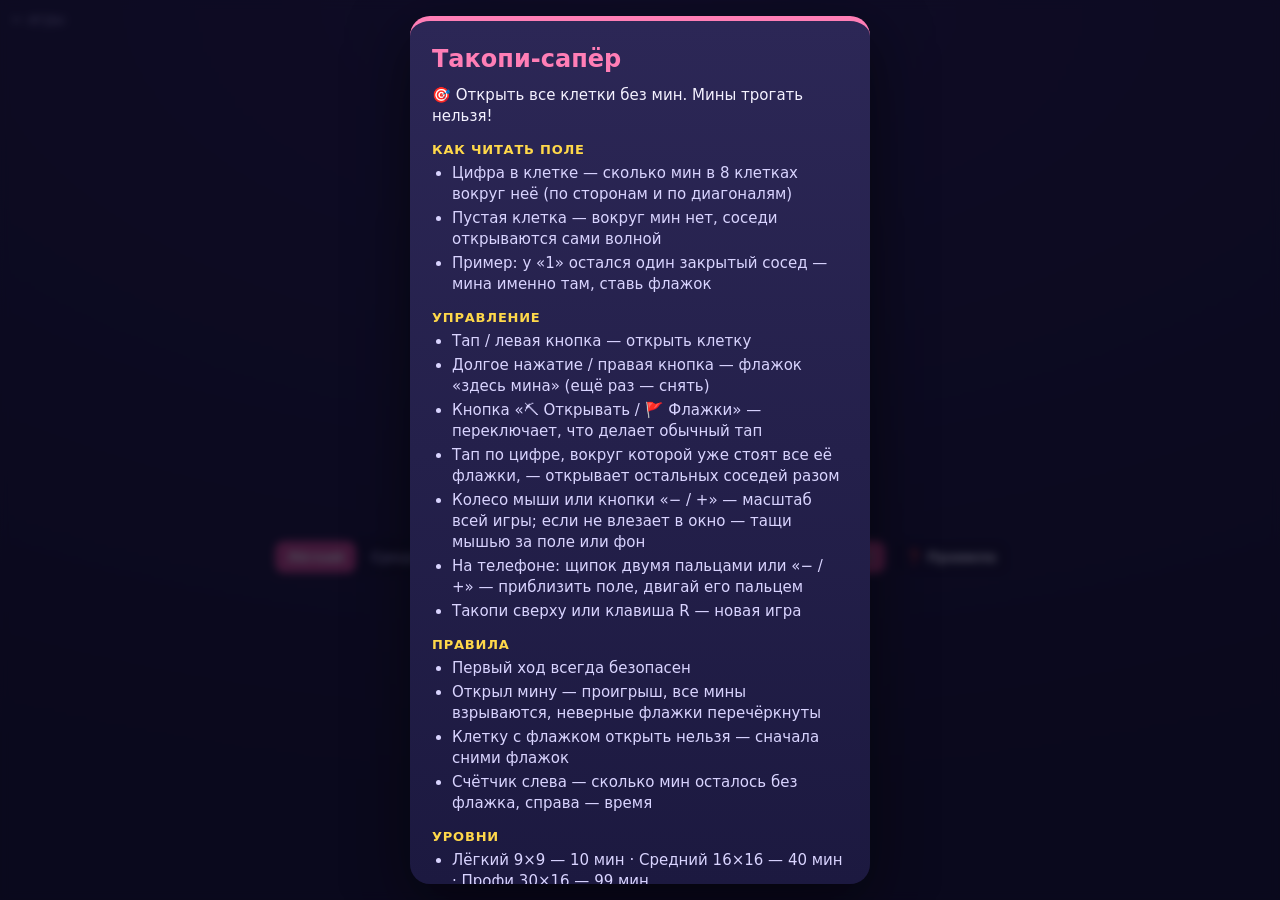
<file: arcade/mines.html>
<!doctype html>
<html lang="ru">
<head>
<meta charset="utf-8">
<meta name="viewport" content="width=device-width, initial-scale=1, user-scalable=no, viewport-fit=cover">
<title>Такопи-сапёр</title>
<style>
:root {
  --bg1: #15132b; --bg2: #241f4a; --panel: #2c2756; --panel2: #1c1940; --ink: #f4f1ff; --muted: #a9a3d6;
  --pink: #ff7eb6; --pinkD: #d9488f; --led: #ff4d5e; --line: rgba(255, 255, 255, 0.08);
}
* { box-sizing: border-box; -webkit-tap-highlight-color: transparent; }
html { height: 100%; background: var(--bg1); }
body {
  margin: 0; min-height: 100%;
  background: radial-gradient(120% 90% at 50% 0%, var(--bg2), var(--bg1));
  color: var(--ink); font: 15px/1.4 system-ui, -apple-system, "Segoe UI", Roboto, sans-serif;
  user-select: none; -webkit-user-select: none; touch-action: manipulation;
}
.back { position: fixed; top: calc(10px + env(safe-area-inset-top)); left: calc(12px + env(safe-area-inset-left)); color: var(--muted); text-decoration: none; font-size: 14px; z-index: 3; }
.back:hover { color: var(--pink); }
/* #stage задаёт размер прокрутки, #wrap внутри масштабируется целиком (колесо мыши) */
#stage { position: relative; overflow: hidden; }
.wrap { position: absolute; left: 0; top: 0; transform-origin: 0 0;
  padding: calc(40px + env(safe-area-inset-top)) 12px calc(16px + env(safe-area-inset-bottom));
  display: flex; flex-direction: column; align-items: center; gap: 12px; }
.board { background: linear-gradient(180deg, var(--panel), var(--panel2)); border-radius: 18px; padding: 12px;
  box-shadow: 0 18px 50px rgba(0, 0, 0, 0.45), inset 0 1px 0 rgba(255, 255, 255, 0.08); display: flex; flex-direction: column; gap: 12px; }
.hud { display: flex; align-items: center; justify-content: space-between; gap: 10px; }
.led { min-width: 74px; padding: 6px 10px; border-radius: 10px; background: #0b0a18; box-shadow: inset 0 2px 6px rgba(0, 0, 0, 0.7);
  font: 700 24px/1 ui-monospace, "Cascadia Mono", Consolas, monospace; color: var(--led); text-shadow: 0 0 10px rgba(255, 77, 94, 0.55);
  letter-spacing: 2px; text-align: center; font-variant-numeric: tabular-nums; }
.face { width: 54px; height: 54px; border-radius: 14px; border: 0; cursor: pointer; padding: 0;
  background: linear-gradient(180deg, #3b3570, #2a2558); box-shadow: 0 3px 0 #17142f, inset 0 1px 0 rgba(255, 255, 255, 0.12); }
.face:active { transform: translateY(2px); box-shadow: 0 1px 0 #17142f; }
.face svg { width: 42px; height: 42px; display: block; margin: auto; }
.face .x, .face .glasses, .face .oh { display: none; }
.face.press .oh { display: inline; } .face.press .smile { display: none; }
.face.lost .x { display: inline; } .face.lost .eyes, .face.lost .smile { display: none; } .face.lost .sad { display: inline; }
.face.won .glasses { display: inline; }
.face .sad { display: none; }
canvas { display: block; touch-action: none; cursor: pointer; }
.view { border-radius: 10px; overflow: hidden; margin: 0 auto; -webkit-touch-callout: none; }
.zoom { font-variant-numeric: tabular-nums; min-width: 58px; }
.controls { display: flex; flex-wrap: wrap; gap: 8px; justify-content: center; align-items: center; }
.seg { display: inline-flex; background: #15132b; border-radius: 12px; padding: 3px; gap: 3px; }
.seg button, .tbtn { border: 0; background: transparent; color: var(--muted); font: 600 14px system-ui, sans-serif; padding: 8px 12px; border-radius: 9px; cursor: pointer; }
.seg button[aria-pressed="true"] { background: var(--pinkD); color: #fff; }
.tbtn { background: #15132b; color: var(--ink); }
.tbtn[aria-pressed="true"] { background: var(--pinkD); color: #fff; }
.status { color: var(--muted); font-size: 14px; min-height: 20px; text-align: center; }
.status b { color: var(--ink); }
@media (max-width: 560px) {
  .wrap { padding: calc(34px + env(safe-area-inset-top)) 6px calc(8px + env(safe-area-inset-bottom)); gap: 8px; }
  .board { padding: 8px; gap: 8px; border-radius: 14px; }
  .led { min-width: 60px; font-size: 20px; padding: 5px 8px; }
  .face { width: 46px; height: 46px; } .face svg { width: 36px; height: 36px; }
  .controls { gap: 6px; }
  /* под палец: кнопки не ниже 40px, «Правила» — только значок, чтобы всё влезло в две строки */
  .seg button, .tbtn { padding: 10px 11px; font-size: 14px; min-height: 40px; }
  .tbtn .txt { display: none; }
  .status { font-size: 13px; }
}
/* телефон боком: экрана по высоте мало — сжимаем всё вокруг поля */
@media (max-height: 500px) {
  .wrap { padding-top: calc(28px + env(safe-area-inset-top)); gap: 6px; }
  .board { padding: 6px; gap: 6px; }
  .led { min-width: 54px; font-size: 18px; padding: 4px 7px; }
  .face { width: 38px; height: 38px; } .face svg { width: 30px; height: 30px; }
  .seg button, .tbtn { padding: 6px 9px; min-height: 34px; }
  .status { font-size: 12px; min-height: 16px; }
}
.rules { position: fixed; inset: 0; z-index: 10; display: none; align-items: center; justify-content: center; padding: 16px;
  background: rgba(8, 6, 24, 0.72); backdrop-filter: blur(4px); }
.rules.open { display: flex; }
.rules-card { width: min(460px, 100%); max-height: 100%; overflow-y: auto; background: linear-gradient(180deg, var(--panel), var(--panel2));
  border-radius: 20px; padding: 22px 22px 18px; box-shadow: 0 20px 60px rgba(0, 0, 0, 0.5); border-top: 5px solid var(--pink); user-select: text; }
.rules-card h2 { margin: 0 0 8px; font-size: 24px; font-weight: 900; color: var(--pink); }
.rules-card h3 { margin: 14px 0 4px; font-size: 13px; font-weight: 800; letter-spacing: .06em; text-transform: uppercase; color: #ffd84a; }
.rules-card .goal { margin: 0; }
.rules-card ul { margin: 0; padding-left: 20px; color: #d9d4ff; }
.rules-card li { margin: 3px 0; }
/* баннер отправки рекорда в топ бота — как .tg-submit в game.css */
.tg-submit { position: fixed; left: 50%; bottom: calc(18px + env(safe-area-inset-bottom)); transform: translateX(-50%); z-index: 40;
  display: flex; flex-direction: column; align-items: center; gap: 8px; padding: 10px 14px 12px; border-radius: 16px; min-width: 220px;
  background: linear-gradient(180deg, rgba(30, 26, 64, 0.96), rgba(14, 12, 34, 0.96)); color: #f6f3ff; font: 700 14px system-ui, sans-serif;
  box-shadow: 0 14px 40px rgba(0, 0, 0, 0.45); border: 1px solid rgba(255, 255, 255, 0.12); }
.tg-submit-txt { text-align: center; }
.tg-submit-txt b { color: #ffd84a; font-weight: 900; font-size: 18px; margin-left: 4px; }
.tg-submit-btn { display: inline-block; text-decoration: none; border-radius: 12px; padding: 10px 18px; background: var(--pink); color: #fff; font: 800 14px system-ui, sans-serif; }
.tg-submit-btn:hover { background: var(--pinkD); }
.rules-ok { margin-top: 18px; width: 100%; border: 0; border-radius: 12px; padding: 12px; cursor: pointer;
  background: var(--pinkD); color: #fff; font: 800 16px system-ui, sans-serif; }
</style>
<script src="https://telegram.org/js/telegram-web-app.js"></script>
</head>
<body>
<a class="back" href="index.html">← игры</a>
<div id="stage"><div class="wrap" id="wrap">
  <div class="board" id="board">
    <div class="hud">
      <div class="led" id="minesLed">010</div>
      <button class="face" id="face" title="Новая игра (R)" aria-label="Новая игра">
        <svg viewBox="0 0 48 48">
          <path d="M24 5c10 0 17 7 17 16 0 6-2 9-4 11l3 9-6-5-4 6-3-6-3 6-3-6-4 6-4-6-6 5 3-9c-2-2-4-5-4-11C7 12 14 5 24 5z" fill="#ff7eb6"/>
          <ellipse cx="14" cy="26" rx="3.5" ry="2.2" fill="#ff4f7a" opacity=".7"/><ellipse cx="34" cy="26" rx="3.5" ry="2.2" fill="#ff4f7a" opacity=".7"/>
          <g class="eyes"><circle cx="18" cy="19" r="3.4" fill="#fff"/><circle cx="30" cy="19" r="3.4" fill="#fff"/><circle cx="18.6" cy="19.6" r="1.8" fill="#111"/><circle cx="30.6" cy="19.6" r="1.8" fill="#111"/></g>
          <g class="x" stroke="#111" stroke-width="2" stroke-linecap="round"><path d="M15 16l6 6M21 16l-6 6M27 16l6 6M33 16l-6 6"/></g>
          <g class="glasses"><rect x="11" y="15" width="11" height="7" rx="2" fill="#111"/><rect x="26" y="15" width="11" height="7" rx="2" fill="#111"/><path d="M22 18h4" stroke="#111" stroke-width="2"/></g>
          <path class="smile" d="M19 27q5 4 10 0" stroke="#b02a62" stroke-width="2" fill="none" stroke-linecap="round"/>
          <ellipse class="oh" cx="24" cy="28" rx="2.6" ry="3" fill="#b02a62"/>
          <path class="sad" d="M19 30q5-4 10 0" stroke="#b02a62" stroke-width="2" fill="none" stroke-linecap="round"/>
        </svg>
      </button>
      <div class="led" id="timeLed">000</div>
    </div>
    <div class="view" id="view"><canvas id="field"></canvas></div>
  </div>
  <div class="controls">
    <div class="seg" id="levels" role="group" aria-label="Сложность">
      <button data-l="0">Лёгкий</button><button data-l="1">Средний</button><button data-l="2">Профи</button>
    </div>
    <div class="seg" role="group" aria-label="Приближение">
      <button id="zoomOut" title="Отдалить (−)">−</button><button class="zoom" id="zoomReset" title="Сбросить приближение (0)">🔍 1×</button><button id="zoomIn" title="Приблизить (+)">+</button>
    </div>
    <button class="tbtn" id="mode" aria-pressed="false" title="Режим тапа (F)">⛏ Открывать</button>
    <button class="tbtn" id="sound" aria-pressed="true" title="Звук">🔊</button>
    <button class="tbtn" id="rulesBtn" title="Правила">❓<span class="txt"> Правила</span></button>
  </div>
  <div class="status" id="status">Долгое нажатие или правая кнопка — флажок</div>
</div></div>
<div class="rules" id="rules">
  <div class="rules-card" role="dialog" aria-label="Правила">
    <h2>Такопи-сапёр</h2>
    <p class="goal">🎯 Открыть все клетки без мин. Мины трогать нельзя!</p>
    <h3>Как читать поле</h3>
    <ul>
      <li>Цифра в клетке — сколько мин в 8 клетках вокруг неё (по сторонам и по диагоналям)</li>
      <li>Пустая клетка — вокруг мин нет, соседи открываются сами волной</li>
      <li>Пример: у «1» остался один закрытый сосед — мина именно там, ставь флажок</li>
    </ul>
    <h3>Управление</h3>
    <ul>
      <li>Тап / левая кнопка — открыть клетку</li>
      <li>Долгое нажатие / правая кнопка — флажок «здесь мина» (ещё раз — снять)</li>
      <li>Кнопка «⛏ Открывать / 🚩 Флажки» — переключает, что делает обычный тап</li>
      <li>Тап по цифре, вокруг которой уже стоят все её флажки, — открывает остальных соседей разом</li>
      <li>Колесо мыши или кнопки «− / +» — масштаб всей игры; если не влезает в окно — тащи мышью за поле или фон</li>
      <li>На телефоне: щипок двумя пальцами или «− / +» — приблизить поле, двигай его пальцем</li>
      <li>Такопи сверху или клавиша R — новая игра</li>
    </ul>
    <h3>Правила</h3>
    <ul>
      <li>Первый ход всегда безопасен</li>
      <li>Открыл мину — проигрыш, все мины взрываются, неверные флажки перечёркнуты</li>
      <li>Клетку с флажком открыть нельзя — сначала сними флажок</li>
      <li>Счётчик слева — сколько мин осталось без флажка, справа — время</li>
    </ul>
    <h3>Уровни</h3>
    <ul><li>Лёгкий 9×9 — 10 мин · Средний 16×16 — 40 мин · Профи 30×16 — 99 мин</li><li>Лучшее время запоминается для каждого уровня</li><li>Побил свой рекорд — жми «Отправить в топ», и время попадёт в /tops бота</li></ul>
    <button class="rules-ok" id="rulesOk">Понятно, играем!</button>
  </div>
</div>

<script>
// ---------- звук: синтез в WebAudio, без файлов ----------
const Sound = (() => {
  let ac = null, master = null, on = true;
  try { on = localStorage.getItem("takopi-sound") !== "off"; } catch (e) {}
  function ctx() {
    if (!ac) {
      const AC = window.AudioContext || window.webkitAudioContext;
      if (!AC) return null;
      ac = new AC(); master = ac.createGain(); master.gain.value = 0.5; master.connect(ac.destination);
    }
    if (ac.state === "suspended") ac.resume();
    return ac;
  }
  function tone(freq, dur, { type = "square", vol = 0.2, slide = 0, delay = 0, attack = 0.004 } = {}) {
    const a = on && ctx(); if (!a) return;
    const t0 = a.currentTime + delay, o = a.createOscillator(), g = a.createGain();
    o.type = type; o.frequency.setValueAtTime(freq, t0);
    if (slide) o.frequency.exponentialRampToValueAtTime(Math.max(30, freq + slide), t0 + dur);
    g.gain.setValueAtTime(0.0001, t0); g.gain.exponentialRampToValueAtTime(vol, t0 + attack);
    g.gain.exponentialRampToValueAtTime(0.0001, t0 + dur);
    o.connect(g); g.connect(master); o.start(t0); o.stop(t0 + dur + 0.02);
  }
  function noise(dur, { vol = 0.4, from = 1800, to = 120, delay = 0 } = {}) {
    const a = on && ctx(); if (!a) return;
    const t0 = a.currentTime + delay, len = Math.floor(a.sampleRate * dur), buf = a.createBuffer(1, len, a.sampleRate), d = buf.getChannelData(0);
    for (let i = 0; i < len; i++) d[i] = (Math.random() * 2 - 1) * Math.pow(1 - i / len, 1.6);
    const src = a.createBufferSource(), f = a.createBiquadFilter(), g = a.createGain();
    src.buffer = buf; f.type = "lowpass"; f.frequency.setValueAtTime(from, t0); f.frequency.exponentialRampToValueAtTime(to, t0 + dur);
    g.gain.value = vol; src.connect(f); f.connect(g); g.connect(master); src.start(t0);
  }
  return {
    get on() { return on; },
    set on(v) { on = v; try { localStorage.setItem("takopi-sound", v ? "on" : "off"); } catch (e) {} if (v) ctx(); },
    unlock: () => on && ctx(),
    click: () => tone(880, 0.05, { type: "triangle", vol: 0.18 }),
    open(n) {   // раскрытие волной: короткое «ш-ш» и восходящая лесенка нот
      noise(Math.min(0.5, 0.12 + n * 0.006), { vol: 0.12, from: 4000, to: 900 });
      const steps = Math.min(6, 1 + Math.floor(n / 6));
      for (let i = 0; i < steps; i++) tone(520 * Math.pow(1.12, i), 0.07, { type: "triangle", vol: 0.1, delay: i * 0.035 });
    },
    flag: () => { tone(660, 0.06, { type: "square", vol: 0.1 }); tone(990, 0.08, { type: "square", vol: 0.1, delay: 0.05 }); },
    unflag: () => tone(500, 0.08, { type: "square", vol: 0.09, slide: -200 }),
    chord: () => { tone(740, 0.05, { type: "triangle", vol: 0.14 }); tone(1110, 0.06, { type: "triangle", vol: 0.12, delay: 0.04 }); },
    deny: () => tone(180, 0.09, { type: "sawtooth", vol: 0.08 }),
    boom(big = true) {
      noise(big ? 0.9 : 0.35, { vol: big ? 0.9 : 0.35, from: big ? 2400 : 1600, to: 60 });
      tone(big ? 110 : 160, big ? 0.6 : 0.25, { type: "sine", vol: big ? 0.6 : 0.25, slide: -80 });
    },
    lose() { [392, 330, 262, 196].forEach((f, i) => tone(f, 0.22, { type: "triangle", vol: 0.16, delay: 0.5 + i * 0.18 })); },
    win() {
      const notes = [523, 659, 784, 1047, 784, 1047, 1319];
      notes.forEach((f, i) => tone(f, i === notes.length - 1 ? 0.5 : 0.13, { type: "square", vol: 0.11, delay: i * 0.11 }));
      notes.forEach((f, i) => tone(f / 2, 0.12, { type: "triangle", vol: 0.12, delay: i * 0.11 }));
    },
  };
})();

// ---------- логика ----------
const LEVELS = [
  { name: "Лёгкий", cols: 9, rows: 9, mines: 10 },
  { name: "Средний", cols: 16, rows: 16, mines: 40 },
  { name: "Профи", cols: 30, rows: 16, mines: 99 },
];
const NUM_COLORS = ["", "#6aa8ff", "#5fdc7a", "#ff6b6b", "#c193ff", "#ffb347", "#5ff0f0", "#ffffff", "#b4b4c8"];
let level = 0, cols, rows, mines, grid, state, started, startTime, endTime, flags, opened, flagMode = false, boomCell = null;
try { level = Math.min(2, +localStorage.getItem("takopi-mines-level") || 0); } catch (e) {}

const $ = id => document.getElementById(id);
const cv = $("field"), g = cv.getContext("2d"), view = $("view");
const inside = (c, r) => c >= 0 && r >= 0 && c < cols && r < rows;
function around(c, r, fn) { for (let dy = -1; dy <= 1; dy++) for (let dx = -1; dx <= 1; dx++) if ((dx || dy) && inside(c + dx, r + dy)) fn(c + dx, r + dy); }
// рекорд — в десятых секунды (как и в топе бота); старый рекорд в целых секундах переносим ×10
const bestKey = () => "takopi-mines-best10-" + level;
function getBest() {
  try {
    let b = +localStorage.getItem(bestKey()) || 0;
    if (!b) { b = (+localStorage.getItem("takopi-mines-best-" + level) || 0) * 10; if (b) localStorage.setItem(bestKey(), b); }
    return b;
  } catch (e) { return 0; }
}
const fmtTime = ds => (ds / 10).toFixed(1) + " с";
const runDs = () => Math.max(1, Math.round((endTime - startTime) / 100));

// ---------- отправка рекорда в топ бота (/tops) ----------
// как в engine.js: кнопка открывает бота по ссылке t.me/<бот>?start=score-mines-<уровень>-<десятые секунды>
const BOT_USERNAME = "SuperRasulBot";
let bannerEl = null;
function hideBanner() { if (bannerEl) { bannerEl.remove(); bannerEl = null; } }
function showBanner(ds) {
  hideBanner();
  const url = "https://t.me/" + BOT_USERNAME + "?start=score-mines-" + level + "-" + ds;
  bannerEl = document.createElement("div");
  bannerEl.className = "tg-submit";
  bannerEl.innerHTML = '<div class="tg-submit-txt">🏆 ' + LEVELS[level].name + ': <b>' + fmtTime(ds) + '</b></div>' +
    '<a class="tg-submit-btn" href="' + url + '" target="_blank" rel="noopener">📤 Отправить в топ</a>';
  document.body.appendChild(bannerEl);
  const link = bannerEl.querySelector("a");
  link.addEventListener("click", () => {
    const TG = window.Telegram && window.Telegram.WebApp;
    try { if (TG && TG.openTelegramLink) TG.openTelegramLink(url); } catch (e) {}
    setTimeout(() => {
      if (!bannerEl) return;
      bannerEl.querySelector(".tg-submit-txt").textContent = "✓ Рекорд отправлен";
      link.remove();
      setTimeout(hideBanner, 1800);
    }, 100);
  });
}

function newGame() {
  const L = LEVELS[level];
  // на вертикальном экране большое поле поворачиваем: 16x30 вместо 30x16
  const portrait = innerHeight > innerWidth * 1.1;
  cols = portrait && L.cols > L.rows ? L.rows : L.cols;
  rows = portrait && L.cols > L.rows ? L.cols : L.rows;
  mines = L.mines;
  grid = Array.from({ length: rows }, () => Array.from({ length: cols }, () =>
    ({ mine: false, open: false, flag: false, n: 0, openAt: 0, flagAt: 0 })));
  state = "play"; started = false; startTime = 0; endTime = 0; flags = 0; opened = 0; boomCell = null;
  particles = []; confetti = []; shake = 0; hideBanner();
  document.querySelectorAll("#levels button").forEach(b => b.setAttribute("aria-pressed", +b.dataset.l === level));
  $("face").className = "face";
  setStatus();
  layout();
}
function placeMines(safeC, safeR) {
  let left = mines;
  while (left > 0) {
    const c = Math.floor(Math.random() * cols), r = Math.floor(Math.random() * rows);
    if (grid[r][c].mine || (Math.abs(c - safeC) <= 1 && Math.abs(r - safeR) <= 1)) continue;
    grid[r][c].mine = true; left--;
  }
  for (let r = 0; r < rows; r++) for (let c = 0; c < cols; c++) { let n = 0; around(c, r, (x, y) => { n += grid[y][x].mine; }); grid[r][c].n = n; }
}
// открытие волной: BFS, у каждой клетки своя задержка по расстоянию от точки нажатия
function openFrom(c0, r0, now) {
  const queue = [[c0, r0, 0]];
  let count = 0;
  while (queue.length) {
    const [x, y, d] = queue.shift(), cell = grid[y][x];
    if (cell.open || cell.flag) continue;
    cell.open = true; cell.openAt = now + d * 28; opened++; count++;
    if (cell.mine) { boomCell = [x, y]; lose(now); return count; }
    if (cell.n === 0) around(x, y, (a, b) => { if (!grid[b][a].open) queue.push([a, b, d + 1]); });
  }
  return count;
}
function checkWin(now) { if (state === "play" && opened === cols * rows - mines) win(now); }
function reveal(c, r) {
  if (state !== "play") return;
  const now = performance.now(), cell = grid[r][c];
  if (cell.flag) return Sound.deny();
  if (!started) { started = true; startTime = now; placeMines(c, r); }
  if (cell.open) {
    if (!cell.n) return;
    let f = 0; around(c, r, (x, y) => { f += grid[y][x].flag; });
    if (f !== cell.n) return Sound.deny();
    let n = 0;
    around(c, r, (x, y) => { if (state === "play" && !grid[y][x].open && !grid[y][x].flag) n += openFrom(x, y, now); });
    if (state === "play" && n) { Sound.chord(); checkWin(now); }
    return;
  }
  const n = openFrom(c, r, now);
  if (state === "play") { n > 1 ? Sound.open(n) : Sound.click(); checkWin(now); }
}
function toggleFlag(c, r) {
  const cell = grid[r][c];
  if (cell.open || state !== "play") return;
  cell.flag = !cell.flag; cell.flagAt = performance.now(); flags += cell.flag ? 1 : -1;
  cell.flag ? Sound.flag() : Sound.unflag();
  if (navigator.vibrate) navigator.vibrate(cell.flag ? 18 : 8);
  invalidate();
}
function lose(now) {
  state = "lost"; endTime = now; shake = 1;
  Sound.boom(true); Sound.lose();
  burst(boomCell[0], boomCell[1], 46, ["#ffd84a", "#ff9a3c", "#ff4d5e", "#ffffff"]);
  // остальные мины взрываются по очереди, от ближних к дальним
  const rest = [];
  for (let r = 0; r < rows; r++) for (let c = 0; c < cols; c++)
    if (grid[r][c].mine && !grid[r][c].flag && !(c === boomCell[0] && r === boomCell[1])) rest.push([c, r, Math.hypot(c - boomCell[0], r - boomCell[1])]);
  rest.sort((a, b) => a[2] - b[2]).forEach(([c, r], i) => {
    const at = 260 + i * Math.max(25, 700 / rest.length);
    grid[r][c].openAt = now + at; grid[r][c].open = true;
    setTimeout(() => { if (state === "lost") { burst(c, r, 10, ["#ff9a3c", "#ffd84a"]); if (i < 12) Sound.boom(false); } }, at);
  });
  $("face").className = "face lost";
  if (navigator.vibrate) navigator.vibrate([60, 40, 120]);
  setStatus();
}
function win(now) {
  state = "won"; endTime = now;
  for (const row of grid) for (const cell of row) if (cell.mine && !cell.flag) { cell.flag = true; cell.flagAt = now; }
  flags = mines;
  const ds = runDs(), best = getBest();
  newRecord = !best || ds < best;
  if (newRecord) { try { localStorage.setItem(bestKey(), ds); } catch (e) {} showBanner(ds); }
  Sound.win();
  for (let i = 0; i < 140; i++) confetti.push({ x: Math.random() * cssW, y: -20 - Math.random() * cssH * 0.6, vx: (Math.random() - 0.5) * 60,
    vy: 60 + Math.random() * 120, r: Math.random() * 6, vr: (Math.random() - 0.5) * 8, s: 4 + Math.random() * 5,
    c: ["#ff7eb6", "#ffd84a", "#6aa8ff", "#5fdc7a", "#c193ff"][i % 5] });
  $("face").className = "face won";
  setStatus();
}
let newRecord = false;
function setStatus() {
  const s = $("status"), best = getBest();
  if (state === "won") s.innerHTML = `Победа за <b>${fmtTime(runDs())}</b>` + (newRecord ? " — <b>новый рекорд!</b>" : best ? `, рекорд ${fmtTime(best)}` : "");
  else if (state === "lost") s.innerHTML = "Ба-бах, пи! Нажми на Такопи, чтобы сыграть ещё";
  else s.textContent = (best ? `Рекорд: ${fmtTime(best)} · ` : "") + "Долгое нажатие или правая кнопка — флажок";
}

// ---------- размеры и отрисовка ----------
// canvas всегда размером с окно поля; зум поля (щипок на телефоне) и сдвиг — это камера (offX, offY), рисуются только видимые клетки.
// Зум интерфейса (колесо мыши) — scale() всего #wrap; canvas при этом получает буфер побольше, чтобы не мылилось.
// Перерисовка — только когда что-то поменялось или идёт анимация: на телефоне простой экран не жжёт батарею.
const finePointer = matchMedia("(hover: hover) and (pointer: fine)").matches;
const stage = $("stage"), wrapEl = $("wrap"), UI_MIN = 0.5, UI_MAX = 3;
let cell = 30, baseCell = 30, cssW = 0, cssH = 0, dpr = 1, rs = 1, zoom = 1, offX = 0, offY = 0, zoomSaveT = null;
let uiZ = 1, layoutW = 0, stageLeft = 0, uiResT = null, uiSaveT = null;
// сохранённый масштаб интерфейса — только для мыши: на телефоне интерфейс всегда по размеру экрана
if (finePointer) try { uiZ = Math.max(UI_MIN, Math.min(UI_MAX, +localStorage.getItem("takopi-mines-uizoom") || 1)); } catch (e) {}
const maxZoom = () => Math.max(1, 64 / baseCell);
function clampCam() {
  offX = Math.max(0, Math.min(cell * cols - cssW, offX));
  offY = Math.max(0, Math.min(cell * rows - cssH, offY));
}
function layout() {
  // сколько места занимает всё, кроме самого поля, — меряем, а не угадываем (на телефоне кнопки переносятся)
  layoutW = document.documentElement.clientWidth;
  wrapEl.style.width = layoutW + "px";
  const narrow = layoutW < 560;
  const availW = Math.min(layoutW - (narrow ? 28 : 48), 1060), availH = innerHeight - (wrapEl.offsetHeight - view.offsetHeight) - 4;
  baseCell = Math.max(12, Math.min(44, Math.floor(Math.min(availW / cols, availH / rows))));
  if (finePointer) zoom = 1;   // на компьютере масштаб — у всего интерфейса, камера поля не нужна
  zoom = Math.min(zoom, maxZoom());
  cell = baseCell * zoom;
  cssW = baseCell * cols; cssH = baseCell * rows;
  view.style.width = cv.style.width = cssW + "px"; view.style.height = cv.style.height = cssH + "px";
  resizeBuffer();
  clampCam(); zoomLabel(); placeStage(); invalidate();
}
function resizeBuffer() {
  dpr = Math.min(finePointer ? 3 : 2, window.devicePixelRatio || 1);   // на телефоне 3× почти не видно, а пикселей вдвое больше
  rs = Math.min(dpr * uiZ, Math.sqrt(16e6 / Math.max(1, cssW * cssH)));
  const w = Math.round(cssW * rs), h = Math.round(cssH * rs);
  if (cv.width !== w || cv.height !== h) { cv.width = w; cv.height = h; sprites.clear(); draw(performance.now(), 0); }   // сразу рисуем — без пустого кадра
}
function placeStage() {
  const sw = layoutW * uiZ, sh = wrapEl.offsetHeight * uiZ;
  stageLeft = Math.max(0, (layoutW - sw) / 2);
  wrapEl.style.transform = uiZ === 1 ? "" : `translate(${stageLeft}px, 0) scale(${uiZ})`;
  stage.style.width = Math.max(layoutW, Math.ceil(sw)) + "px";
  stage.style.height = Math.ceil(sh) + "px";
}
function zoomLabel() { $("zoomReset").textContent = "🔍 " + (Math.round((finePointer ? uiZ : zoom) * 10) / 10) + "×"; }
// масштаб всего интерфейса вокруг точки (cx, cy) окна — то, что под курсором, остаётся на месте
function setUiZoom(z, cx = innerWidth / 2, cy = innerHeight / 2) {
  z = Math.max(UI_MIN, Math.min(UI_MAX, z));
  if (Math.abs(z - uiZ) < 0.001) return;
  const u = (scrollX + cx - stageLeft) / uiZ, v = (scrollY + cy) / uiZ;
  uiZ = z; placeStage();
  scrollTo(stageLeft + u * uiZ - cx, v * uiZ - cy);
  zoomLabel();
  // чёткость canvas догоняем, когда колесо остановилось: пересоздавать буфер на каждый щелчок дорого
  clearTimeout(uiResT); uiResT = setTimeout(resizeBuffer, 120);
  clearTimeout(uiSaveT);
  uiSaveT = setTimeout(() => { try { localStorage.setItem("takopi-mines-uizoom", uiZ); } catch (e) {} }, 300);
}
// приближение поля вокруг точки (cx, cy) экрана — клетка под пальцем остаётся на месте
function setZoom(z, cx, cy) {
  z = Math.max(1, Math.min(maxZoom(), z));
  if (Math.abs(z - zoom) < 0.001) return;
  const vr = cv.getBoundingClientRect();
  const px = cx === undefined ? cssW / 2 : (cx - vr.left) / uiZ, py = cy === undefined ? cssH / 2 : (cy - vr.top) / uiZ;
  const fx = (offX + px) / cell, fy = (offY + py) / cell;
  zoom = z; cell = baseCell * zoom;
  offX = fx * cell - px; offY = fy * cell - py;
  clampCam(); zoomLabel(); invalidate();
  clearTimeout(zoomSaveT);
  zoomSaveT = setTimeout(() => { try { localStorage.setItem("takopi-mines-zoom-" + level, zoom); } catch (e) {} }, 300);
}
const zoomBy = k => finePointer ? setUiZoom(uiZ * (k > 1 ? 1.2 : 1 / 1.2)) : setZoom(zoom * k);
const zoomReset = () => finePointer ? setUiZoom(1) : setZoom(1);
function pan(dx, dy) { offX -= dx / uiZ; offY -= dy / uiZ; clampCam(); invalidate(); }
function loadZoom() { try { zoom = +localStorage.getItem("takopi-mines-zoom-" + level) || 1; } catch (e) { zoom = 1; } }
// повернули телефон посреди игры — транспонируем поле: соседи у всех клеток те же, партия не ломается
function fitOrientation() {
  const L = LEVELS[level], portrait = innerHeight > innerWidth * 1.1;
  if (L.cols <= L.rows || cols === (portrait ? L.rows : L.cols)) return;
  grid = Array.from({ length: cols }, (_, r) => Array.from({ length: rows }, (_, c) => grid[c][r]));
  [cols, rows] = [rows, cols]; [offX, offY] = [offY, offX];
  if (boomCell) boomCell = [boomCell[1], boomCell[0]];
  particles.forEach(p => { [p.x, p.y, p.vx, p.vy] = [p.y, p.x, p.vy, p.vx]; });
  hover = pressed = null;
}
addEventListener("resize", () => { if (!started) newGame(); else { fitOrientation(); layout(); } });

function rr(x, px, py, w, h, r) { x.beginPath(); x.roundRect ? x.roundRect(px, py, w, h, r) : x.rect(px, py, w, h); }
let particles = [], confetti = [], shake = 0, hover = null, pressed = null, last = performance.now(), rafId = 0;
function invalidate() { if (!rafId) rafId = requestAnimationFrame(frame); }
function burst(c, r, n, colors) {
  const cx = (c + 0.5) * cell, cy = (r + 0.5) * cell;
  for (let i = 0; i < n; i++) {
    const a = Math.random() * Math.PI * 2, v = 40 + Math.random() * 220;
    particles.push({ x: cx, y: cy, vx: Math.cos(a) * v, vy: Math.sin(a) * v, life: 0.5 + Math.random() * 0.6, t: 0, s: 2 + Math.random() * 3, c: colors[i % colors.length] });
  }
  invalidate();
}
const ease = t => 1 - Math.pow(1 - Math.min(1, Math.max(0, t)), 3);

// плитки, цифры, флажки и мины рисуются один раз в маленькие canvas-спрайты, дальше только drawImage — градиенты и свечение
// на сотне клеток каждый кадр сильно грузят телефон
const sprites = new Map();
function sprite(key, s, paint) {
  const px = Math.max(1, Math.round(s * rs)), k = key + px;
  let c = sprites.get(k);
  if (!c) {
    if (sprites.size > 150) sprites.clear();
    c = document.createElement("canvas"); c.width = c.height = px;
    const x = c.getContext("2d"); x.scale(px / s, px / s); paint(x, s);
    sprites.set(k, c);
  }
  return c;
}
function paintClosed(x, s, hot, down) {
  const p = Math.max(1, s * 0.05);
  const grad = x.createLinearGradient(0, 0, 0, s);
  grad.addColorStop(0, down ? "#6a5bb0" : hot ? "#9c8cf0" : "#8a7ae0");
  grad.addColorStop(1, down ? "#5a4ba0" : hot ? "#7a68d6" : "#6a58c4");
  rr(x, p, p, s - 2 * p, s - 2 * p, s * 0.18); x.fillStyle = grad; x.fill();
  if (!down) { x.fillStyle = "rgba(255,255,255,0.18)"; rr(x, p * 2, p * 2, s - 4 * p, s * 0.32, s * 0.14); x.fill(); }
}
function drawClosed(px, py, s, hot, down) {
  g.drawImage(sprite(down ? "d" : hot ? "h" : "c", s, (x, s) => paintClosed(x, s, hot, down)), px, py, s, s);
}
function drawNumber(px, py, s, n) {
  g.drawImage(sprite("n" + n + "-", s, (x, s) => {
    x.font = `800 ${Math.round(s * 0.6)}px system-ui, "Segoe UI", Roboto, sans-serif`;
    x.textAlign = "center"; x.textBaseline = "middle"; x.fillStyle = NUM_COLORS[n];
    x.shadowColor = NUM_COLORS[n]; x.shadowBlur = s * 0.25;
    x.fillText(n, s / 2, s / 2 + s * 0.04);
  }), px, py, s, s);
}
function paintFlag(x, s) {
  const k = s / 30;
  x.fillStyle = "#2a2340"; x.fillRect(12 * k, 7 * k, 2.4 * k, 16 * k);
  x.fillRect(8 * k, 22 * k, 11 * k, 2.6 * k);
  x.beginPath(); x.moveTo(14 * k, 7 * k);
  x.quadraticCurveTo(19 * k, 8 * k, 23 * k, 11 * k);
  x.lineTo(14 * k, 16 * k); x.closePath();
  x.fillStyle = "#ff5f9e"; x.fill();
}
function paintMine(x, s) {
  const cx = s / 2, cy = s / 2, r = s * 0.24;
  x.strokeStyle = "#141225"; x.lineWidth = Math.max(1.5, s * 0.07); x.lineCap = "round";
  for (let i = 0; i < 4; i++) {
    const a = i * Math.PI / 4;
    x.beginPath(); x.moveTo(cx - Math.cos(a) * r * 1.55, cy - Math.sin(a) * r * 1.55); x.lineTo(cx + Math.cos(a) * r * 1.55, cy + Math.sin(a) * r * 1.55); x.stroke();
  }
  const grad = x.createRadialGradient(cx - r * 0.35, cy - r * 0.35, r * 0.1, cx, cy, r);
  grad.addColorStop(0, "#6b6890"); grad.addColorStop(1, "#141225");
  x.beginPath(); x.arc(cx, cy, r, 0, Math.PI * 2); x.fillStyle = grad; x.fill();
  x.beginPath(); x.arc(cx - r * 0.35, cy - r * 0.35, r * 0.22, 0, Math.PI * 2); x.fillStyle = "rgba(255,255,255,0.8)"; x.fill();
}
const drawFlag = (x, y, s) => g.drawImage(sprite("f", s, paintFlag), x, y, s, s);
const drawMine = (x, y, s) => g.drawImage(sprite("m", s, paintMine), x, y, s, s);

function frame() {
  // время берём из performance.now(), как и при клике, иначе анимации и таймер расходятся
  rafId = 0;
  const now = performance.now();
  const dt = Math.min(0.05, (now - last) / 1000); last = now;
  if (draw(now, dt)) invalidate();   // следующий кадр — только пока что-то движется
}
// рисует поле; возвращает true, если идёт анимация и нужен ещё кадр
function draw(now, dt) {
  if (!grid) return false;
  let busy = false;
  g.setTransform(rs, 0, 0, rs, 0, 0);
  g.fillStyle = "#16132e"; g.fillRect(0, 0, cssW, cssH);
  g.save();
  if (shake > 0) { shake = Math.max(0, shake - dt * 2.2); busy = true; g.translate((Math.random() - 0.5) * 14 * shake, (Math.random() - 0.5) * 14 * shake); }
  g.translate(-offX, -offY);

  const s = cell;
  const c0 = Math.max(0, Math.floor(offX / s)), c1 = Math.min(cols - 1, Math.floor((offX + cssW) / s));
  const r0 = Math.max(0, Math.floor(offY / s)), r1 = Math.min(rows - 1, Math.floor((offY + cssH) / s));
  for (let r = r0; r <= r1; r++) for (let c = c0; c <= c1; c++) {
    const it = grid[r][c], x = c * s, y = r * s;
    const shown = it.open && now >= it.openAt;
    if (it.open && now < it.openAt + 170) busy = true;
    if (!shown) {
      const hot = state === "play" && hover && hover[0] === c && hover[1] === r;
      const down = state === "play" && pressed && pressed[0] === c && pressed[1] === r && !it.flag;
      drawClosed(x, y, s, hot, down);
      if (it.flag) {
        const k = ease((now - it.flagAt) / 220);   // флажок «втыкается» с отскоком
        if (k < 1) {
          busy = true;
          g.save(); g.translate(x + s / 2, y + s); g.scale(1, 0.6 + 0.4 * k + Math.sin(k * Math.PI) * 0.15); g.translate(-x - s / 2, -y - s);
          drawFlag(x, y, s); g.restore();
        } else drawFlag(x, y, s);
        if (state === "lost" && !it.mine) {   // флажок мимо мины
          g.strokeStyle = "#ff4d5e"; g.lineWidth = Math.max(2, s * 0.08);
          g.beginPath(); g.moveTo(x + s * 0.25, y + s * 0.25); g.lineTo(x + s * 0.75, y + s * 0.75); g.moveTo(x + s * 0.75, y + s * 0.25); g.lineTo(x + s * 0.25, y + s * 0.75); g.stroke();
        }
      }
    } else {
      const k = ease((now - it.openAt) / 160);
      const boom = boomCell && boomCell[0] === c && boomCell[1] === r;
      g.fillStyle = boom ? "#ff4d5e" : it.mine ? "#3a2440" : (c + r) % 2 ? "#26224a" : "#2a2650";
      g.fillRect(x, y, s + 0.5, s + 0.5);   // +0.5 — без щелей между клетками при дробном размере
      g.strokeStyle = "rgba(255,255,255,0.05)"; g.lineWidth = 1; g.strokeRect(x + 0.5, y + 0.5, s - 1, s - 1);
      if (k < 1) { g.save(); g.globalAlpha = k; g.translate(x + s / 2, y + s / 2); g.scale(0.6 + 0.4 * k, 0.6 + 0.4 * k); g.translate(-x - s / 2, -y - s / 2); }
      if (it.mine) drawMine(x, y, s);
      else if (it.n) drawNumber(x, y, s, it.n);
      if (k < 1) {
        g.restore();
        // «отпечаток» закрытой плитки исчезает поверх — плавное открытие
        g.globalAlpha = 1 - k; drawClosed(x, y, s, false, true); g.globalAlpha = 1;
      }
    }
  }
  particles.forEach(p => { p.t += dt; p.x += p.vx * dt; p.y += p.vy * dt; p.vy += 300 * dt; p.vx *= 0.98; });
  particles = particles.filter(p => p.t < p.life);
  particles.forEach(p => { g.globalAlpha = 1 - p.t / p.life; g.fillStyle = p.c; g.beginPath(); g.arc(p.x, p.y, p.s, 0, Math.PI * 2); g.fill(); });
  g.restore();
  confetti.forEach(p => { p.x += p.vx * dt; p.y += p.vy * dt; p.r += p.vr * dt; });
  confetti = confetti.filter(p => p.y < cssH + 20);
  confetti.forEach(p => { g.globalAlpha = 1; g.save(); g.translate(p.x, p.y); g.rotate(p.r); g.fillStyle = p.c; g.fillRect(-p.s / 2, -p.s / 4, p.s, p.s / 2); g.restore(); });
  g.globalAlpha = 1;
  if (particles.length || confetti.length) busy = true;
  // полоски-подсказки, какая часть поля сейчас видна
  const tw = cell * cols, th = cell * rows;
  g.fillStyle = "rgba(255,255,255,0.35)";
  if (tw > cssW + 1) { rr(g, offX / tw * cssW, cssH - 4, cssW * cssW / tw, 3, 1.5); g.fill(); }
  if (th > cssH + 1) { rr(g, cssW - 4, offY / th * cssH, 3, cssH * cssH / th, 1.5); g.fill(); }
  updateLeds();
  return busy;
}

// табло живёт отдельно от canvas: таймер тикает, даже когда поле не перерисовывается
let shownMines = null, shownSecs = null;
function updateLeds() {
  if (!grid) return;
  // DOM трогаем только когда цифры реально поменялись
  const now = performance.now();
  const m = mines - flags, secs = started ? Math.min(999, Math.max(0, Math.floor(((state === "play" ? now : endTime) - startTime) / 1000))) : 0;
  if (m !== shownMines) { shownMines = m; $("minesLed").textContent = String(Math.max(-99, m)).padStart(3, "0"); }
  if (secs !== shownSecs) { shownSecs = secs; $("timeLed").textContent = String(secs).padStart(3, "0"); }
}
setInterval(updateLeds, 250);

// ---------- ввод ----------
// мышь — через pointer-события, пальцы — через touch-события (в мобильных WebView они надёжнее для щипка)
function cellAt(x, y) {
  const r = cv.getBoundingClientRect();
  const c = Math.floor(((x - r.left) / uiZ + offX) / cell), row = Math.floor(((y - r.top) / uiZ + offY) / cell);
  return inside(c, row) ? [c, row] : null;
}
let longT = null, longDone = false, downAt = null, lastAt = null, panning = false, pinch = null, mouseDrag = false;
function cancelPress() { clearTimeout(longT); pressed = null; if (state === "play") $("face").className = "face"; }
function press(x, y) {
  downAt = lastAt = [x, y]; panning = false; longDone = false;
  const at = cellAt(x, y);
  if (!at || state !== "play") return;
  const it = grid[at[1]][at[0]];
  if (it.open && !it.n) return;   // пустая открытая клетка: нажимать нечего — ничего не подсвечиваем
  pressed = at;
  clearTimeout(longT);
  if (it.open) return;   // цифра: тап открывает соседей, долгое нажатие ничего не делает
  $("face").className = "face press";
  longT = setTimeout(() => { if (pressed) { toggleFlag(...pressed); longDone = true; cancelPress(); } }, 380);
}
function drag(x, y) {
  if (!downAt) return;
  // палец сдвинулся — это перетаскивание поля, а не нажатие на клетку
  if (!panning && Math.hypot(x - downAt[0], y - downAt[1]) > 10) { panning = true; cancelPress(); hover = null; }
  // мышью тащим всю страницу (она могла вырасти от колеса), пальцем — камеру поля
  if (panning) mouseDrag ? scrollBy(lastAt[0] - x, lastAt[1] - y) : pan(x - lastAt[0], y - lastAt[1]);
  lastAt = [x, y];
}
function release(x, y) {
  clearTimeout(longT);
  if (state === "play") $("face").className = "face";
  const at = pressed, wasPan = panning; pressed = null; downAt = null; panning = false;
  if (longDone || wasPan || !at) { longDone = false; return; }
  const now = cellAt(x, y);
  if (!now || now[0] !== at[0] || now[1] !== at[1]) return;
  if (flagMode && !grid[at[1]][at[0]].open) toggleFlag(...at); else reveal(...at);
}

cv.addEventListener("pointerdown", e => {
  if (e.pointerType === "touch") return;
  Sound.unlock();
  if (e.button === 2) { const at = cellAt(e.clientX, e.clientY); if (at && state === "play") toggleFlag(...at); return; }
  if (e.button !== 0) return;
  try { cv.setPointerCapture(e.pointerId); } catch (err) {}
  mouseDrag = true;
  press(e.clientX, e.clientY);
});
cv.addEventListener("pointermove", e => {
  if (e.pointerType === "touch") return;
  if (!panning) hover = cellAt(e.clientX, e.clientY);
  drag(e.clientX, e.clientY);
});
cv.addEventListener("pointerleave", () => { hover = null; });
cv.addEventListener("pointerup", e => { if (e.pointerType !== "touch" && e.button === 0) release(e.clientX, e.clientY); });
cv.addEventListener("pointercancel", e => { if (e.pointerType !== "touch") { cancelPress(); downAt = null; panning = false; } });

const twoFingers = t => {
  const a = t[0], b = t[1];
  return { d: Math.hypot(a.clientX - b.clientX, a.clientY - b.clientY) || 1, x: (a.clientX + b.clientX) / 2, y: (a.clientY + b.clientY) / 2 };
};
cv.addEventListener("touchstart", e => {
  e.preventDefault();
  if (e.touches.length >= 2) { cancelPress(); downAt = null; panning = false; pinch = { ...twoFingers(e.touches), z: zoom }; return; }
  if (!pinch) { const t = e.touches[0]; mouseDrag = false; press(t.clientX, t.clientY); }
}, { passive: false });
cv.addEventListener("touchmove", e => {
  e.preventDefault();
  if (pinch && e.touches.length >= 2) {   // щипок: зум к середине между пальцами, и заодно сдвиг поля
    const p = twoFingers(e.touches);
    setZoom(pinch.z * p.d / pinch.d, p.x, p.y);
    pan(p.x - pinch.x, p.y - pinch.y);
    pinch.x = p.x; pinch.y = p.y;
    return;
  }
  const t = e.touches[0];
  if (t) drag(t.clientX, t.clientY);
}, { passive: false });
cv.addEventListener("touchend", e => {
  e.preventDefault(); Sound.unlock();   // iOS разрешает звук только из touchend
  if (pinch) {
    if (e.touches.length < 2) pinch = null;
    // оставшийся после щипка палец только двигает поле, клетку не открывает
    if (e.touches.length === 1) { const t = e.touches[0]; downAt = lastAt = [t.clientX, t.clientY]; panning = true; }
    return;
  }
  if (e.touches.length) return;
  const t = e.changedTouches[0];
  release(t.clientX, t.clientY);
}, { passive: false });
cv.addEventListener("touchcancel", () => { pinch = null; cancelPress(); downAt = null; panning = false; });
// любое касание/движение по полю может что-то поменять на нём — просим кадр (лишние склеиваются в один)
["pointerdown", "pointermove", "pointerup", "pointerleave", "pointercancel", "touchstart", "touchmove", "touchend", "touchcancel"]
  .forEach(t => cv.addEventListener(t, invalidate));
addEventListener("wheel", e => {
  // колесо в любом месте — масштаб всего интерфейса к курсору; плавно и для тачпада, и для мыши (deltaMode 1 — строки)
  if ($("rules").classList.contains("open")) return;   // в правилах колесо просто листает текст
  e.preventDefault();
  const dy = Math.max(-120, Math.min(120, e.deltaY * (e.deltaMode === 1 ? 40 : 1)));
  setUiZoom(uiZ * Math.exp(-dy * 0.0015), e.clientX, e.clientY);
}, { passive: false });
// увеличенную страницу можно тащить мышью и за фон, не только за поле
let bgDrag = null;
document.addEventListener("pointerdown", e => {
  if (e.pointerType !== "mouse" || e.button !== 0 || e.target.closest("button, a, canvas, .rules")) return;
  bgDrag = [e.clientX, e.clientY];
});
addEventListener("pointermove", e => {
  if (!bgDrag) return;
  scrollBy(bgDrag[0] - e.clientX, bgDrag[1] - e.clientY); bgDrag = [e.clientX, e.clientY];
});
addEventListener("pointerup", () => { bgDrag = null; });
// iOS: не даём странице масштабироваться целиком
["gesturestart", "gesturechange"].forEach(t => document.addEventListener(t, e => e.preventDefault()));
try {
  const TG = window.Telegram && window.Telegram.WebApp;
  if (TG) {
    TG.ready(); TG.expand();
    if (TG.disableVerticalSwipes) TG.disableVerticalSwipes();
    if (TG.setHeaderColor) TG.setHeaderColor("#15132b");
    if (TG.setBackgroundColor) TG.setBackgroundColor("#15132b");
  }
} catch (e) {}
$("zoomIn").addEventListener("click", () => { Sound.unlock(); Sound.click(); zoomBy(1.4); });
$("zoomOut").addEventListener("click", () => { Sound.unlock(); Sound.click(); zoomBy(1 / 1.4); });
$("zoomReset").addEventListener("click", () => { Sound.unlock(); Sound.click(); zoomReset(); });
addEventListener("contextmenu", e => e.preventDefault());
$("face").addEventListener("click", () => { Sound.unlock(); Sound.click(); newGame(); });
document.querySelectorAll("#levels button").forEach(b => b.addEventListener("click", () => {
  level = +b.dataset.l; try { localStorage.setItem("takopi-mines-level", level); } catch (e) {}
  loadZoom();
  Sound.unlock(); Sound.click(); newGame();
}));
function setMode(v) { flagMode = v; $("mode").setAttribute("aria-pressed", v); $("mode").textContent = v ? "🚩 Флажки" : "⛏ Открывать"; }
$("mode").addEventListener("click", () => { setMode(!flagMode); Sound.unlock(); Sound.click(); });
function setSound(v) { Sound.on = v; $("sound").setAttribute("aria-pressed", v); $("sound").textContent = v ? "🔊" : "🔇"; }
$("sound").addEventListener("click", () => { setSound(!Sound.on); if (Sound.on) Sound.flag(); });
setSound(Sound.on);
addEventListener("keydown", e => {
  if (e.code === "KeyR" || e.code === "F2") { Sound.unlock(); newGame(); }
  if (e.code === "KeyF") setMode(!flagMode);
  if (e.code === "KeyM") setSound(!Sound.on);
  if (e.key === "+" || e.key === "=") zoomBy(1.4);
  if (e.key === "-") zoomBy(1 / 1.4);
  if (e.key === "0") zoomReset();
  invalidate();
});

function showRules(v) { $("rules").classList.toggle("open", v); }
$("rulesBtn").addEventListener("click", () => { Sound.unlock(); Sound.click(); showRules(true); });
$("rules").addEventListener("click", e => { if (e.target.id === "rules" || e.target.id === "rulesOk") showRules(false); });
addEventListener("keydown", e => { if (e.code === "Escape") showRules(false); });
try { if (!new URLSearchParams(location.search).has("play") && !localStorage.getItem("takopi-rules-seen-mines")) { showRules(true); localStorage.setItem("takopi-rules-seen-mines", "1"); } } catch (e) {}

loadZoom();
newGame();
</script>
</body>
</html>
</file>
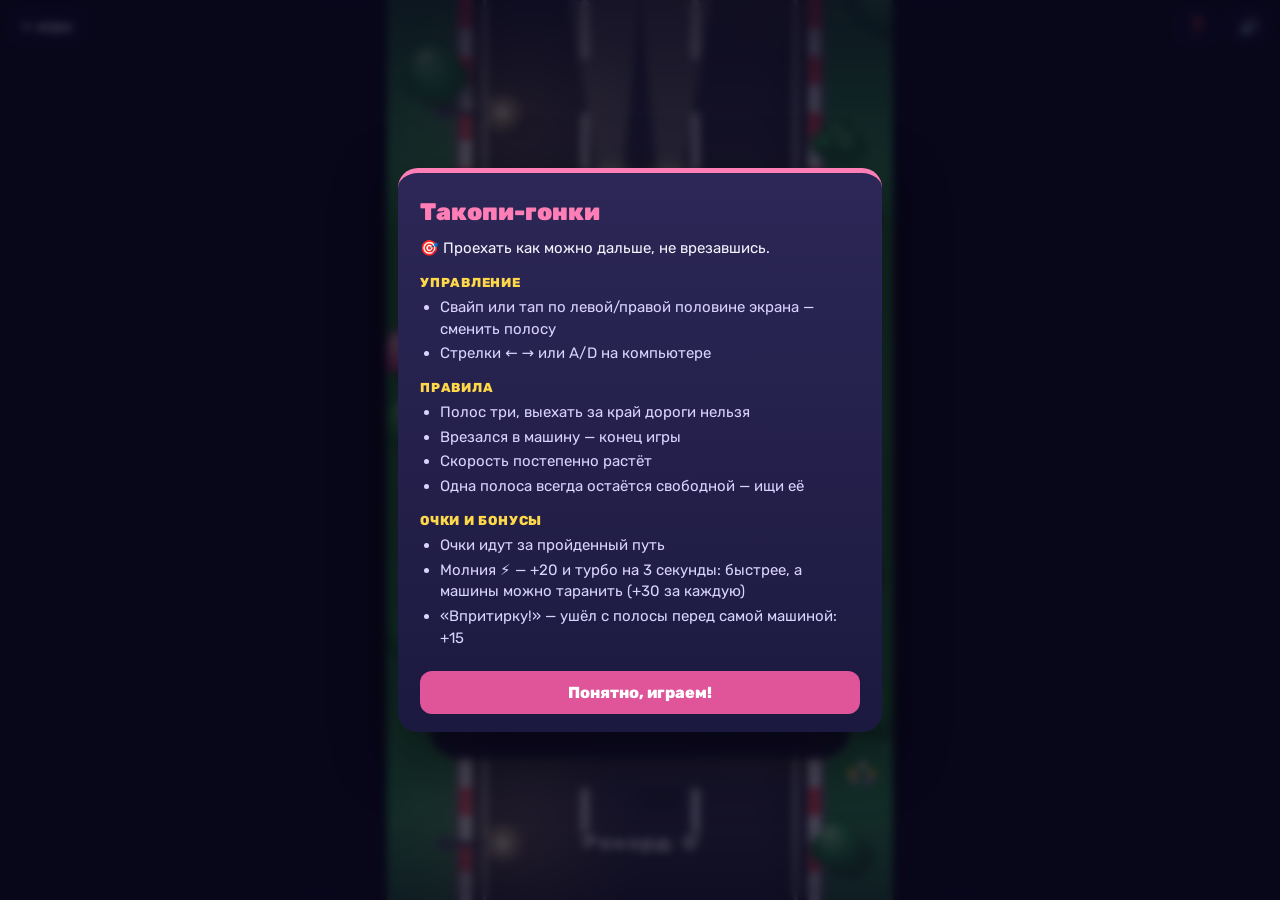
<file: arcade/race.html>
<!doctype html>
<html lang="ru">
<head>
<meta charset="utf-8">
<meta name="viewport" content="width=device-width, initial-scale=1, user-scalable=no">
<title>Такопи-гонки</title>
<link rel="stylesheet" href="https://fonts.googleapis.com/css2?family=Rubik:wght@500;700;800;900&display=swap">
<link rel="stylesheet" href="game.css">
<script src="https://telegram.org/js/telegram-web-app.js"></script>
</head>
<body>
<a class="back" href="index.html">← игры</a>
<canvas id="game"></canvas>
<script src="engine.js"></script>
<script>
const ID = "race", ROAD_X = 62, ROAD_W = 236, LANES = 3, LANE_W = ROAD_W / LANES, PY = 500, TURBO = 3;
const laneX = l => ROAD_X + LANE_W * (l + 0.5);
const PAINTS = [
  { b: "#4f8dff", d: "#2a56b8", l: "#a9c9ff" }, { b: "#43c96b", d: "#21844a", l: "#a8f0bd" },
  { b: "#ff9a3c", d: "#c4601a", l: "#ffd0a0" }, { b: "#a58cff", d: "#6a4fd0", l: "#d8ccff" },
  { b: "#3fd6d6", d: "#1c8f9a", l: "#b0f5f2" }, { b: "#f2f0f7", d: "#a9a6bd", l: "#ffffff" },
  { b: "#ff5e6c", d: "#b8303e", l: "#ffb3ba" },
];
const PINK = { b: COLORS.pink, d: "#c43c82", l: "#ffd0e6" };
let state = "title", overT = 0, score = 0, best = getBest(ID), newBest = false, clock = 0;
let p, cars = [], pickups = [], speed = 300, spawn = 0, scroll = 0, turbo = 0, nextKmh = 125, turboTick = 0;

// декор обочины: деревья, кусты, цветы, камни; фонари отдельно
const deco = [];
function makeDeco(d, y) {
  const left = Math.random() < 0.5, k = Math.random();
  d.side = left ? 0 : 1;
  d.type = k < 0.45 ? "tree" : k < 0.75 ? "bush" : k < 0.9 ? "flowers" : "rock";
  d.x = left ? rand(6, ROAD_X - 22) : rand(ROAD_X + ROAD_W + 22, W - 6);
  d.y = y; d.s = rand(0.8, 1.2); d.hue = Math.random();
  return d;
}
for (let i = 0; i < 16; i++) deco.push(makeDeco({}, -80 + i * ((H + 160) / 16)));
deco.sort((a, b) => a.y - b.y);
const patches = Array.from({ length: 7 }, (_, i) => ({ x: rand(ROAD_X + 14, ROAD_X + ROAD_W - 40), y: i * 120, w: rand(18, 40), h: rand(8, 18) }));

function start() {
  state = "play"; score = 0; speed = 300; spawn = 0.6; turbo = 0; nextKmh = 125; newBest = false;
  p = { lane: 1, x: laneX(1), tilt: 0, spin: 0, spinV: 0, lastLane: 1, bump: 0 };
  cars = []; pickups = [];
  Sound.start();
}
function steer(d) {
  if (state === "title" || (state === "over" && overT > 0.9)) return start();
  if (state !== "play" || !d) return;
  const nl = clamp(p.lane + d, 0, LANES - 1);
  if (nl === p.lane) { Sound.bump(); p.bump = d; return; }
  // впритирку: увернулся от машины прямо перед носом
  const near = cars.find(c => !c.dead && c.lane === p.lane && c.y + c.h / 2 > PY - 44 - 70 && c.y + c.h / 2 < PY - 30);
  p.lastLane = p.lane; p.lane = nl;
  Sound.swoosh();
  if (near && !near.nearDone) {
    near.nearDone = true; score += 15;
    floatText("Впритирку! +15", W / 2, PY - 120, COLORS.cyan, 22);
    Sound.melody([880, 1320], 0.06, { type: "triangle", vol: 0.12 });
  }
}
on("swipe", d => { if (d === "left") steer(-1); else if (d === "right") steer(1); else steer(0); });
on("tap", x => steer(state === "play" ? (x < W / 2 ? -1 : 1) : 0));
on("key", c => {
  if (c === "ArrowLeft" || c === "KeyA") steer(-1);
  else if (c === "ArrowRight" || c === "KeyD") steer(1);
  else if ((c === "Space" || c === "Enter") && state !== "play") steer(0);
});

function crash(c) {
  state = "over"; overT = 0;
  newBest = Math.floor(score) > best; best = saveBest(ID, Math.floor(score));
  p.spinV = (p.x < c.x ? -1 : 1) * 9;
  c.hitT = 0.3;
  const x = (p.x + c.x) / 2, y = PY - 40;
  shake(1.3); Sound.explode(true);
  setTimeout(() => Sound.lose(), 500);
  burst(x, y, 40, [COLORS.yellow, COLORS.orange, COLORS.red, COLORS.white], { speed: 300, gravity: 0, life: 0.8, size: 4.5 });
  burst(x, y, 16, ["#8a86a8", "#5c5878", "#c9c6dc"], { speed: 90, gravity: -60, life: 1.4, size: 7 });
}
function ram(c) {
  c.dead = true; c.vx = (c.x < p.x ? -1 : c.x > p.x ? 1 : (Math.random() < 0.5 ? -1 : 1)) * rand(260, 360); c.rotV = Math.sign(c.vx) * rand(5, 9); c.rot = 0;
  score += 30; shake(0.55);
  Sound.explode(); Sound.hit();
  floatText("Таран! +30", c.x, c.y - 30, COLORS.yellow, 22);
  burst(c.x, c.y + c.h / 2, 26, [COLORS.yellow, COLORS.orange, COLORS.white, c.paint.b], { speed: 260, gravity: 0, size: 4 });
}

const game = {
  start,
  update(dt) {
    clock += dt;
    if (state !== "play") {
      overT += dt;
      const v = state === "title" ? 160 : Math.max(0, 200 - overT * 400);
      scroll += v * dt; moveDeco(v * dt);
      if (state === "over") {
        p.spin += p.spinV * dt; p.spinV *= Math.pow(0.08, dt);
        if (Math.random() < dt * 10) particles.push({ x: p.x + rand(-8, 8), y: PY - 20, vx: rand(-15, 15), vy: rand(-60, -30), t: 0, life: 1.2, s: rand(5, 9), c: "rgba(120,115,145,0.55)", g: -20 });
        for (const c of cars) if (c.dead) { c.x += c.vx * dt; c.rot += c.rotV * dt; }
      }
      return;
    }
    // турбо
    if (turbo > 0) {
      turbo -= dt;
      if (turbo < 1) { turboTick -= dt; if (turboTick <= 0) { Sound.tick(); turboTick = 0.2; } }
      if (turbo <= 0) { turbo = 0; Sound.tone(700, 0.35, { type: "sawtooth", vol: 0.07, slide: -450 }); floatText("Турбо всё", p.x, PY - 70, COLORS.muted, 16); }
    }
    speed = Math.min(800, speed + 10 * dt);
    const kmh = Math.floor(speed / 3);
    if (kmh >= nextKmh) {
      floatText(nextKmh + " км/ч!", W / 2, 170, COLORS.yellow, 30);
      Sound.melody([523, 784, 1047], 0.06, { type: "square", vol: 0.08 });
      nextKmh += 25;
    }
    const v = speed * (turbo > 0 ? 1.6 : 1);
    const traffic = speed * 0.45;   // все попутные машины едут одинаково — строй не ломается
    scroll += v * dt; moveDeco(v * dt);
    score += v * dt / 30;
    p.x = lerp(p.x, laneX(p.lane), Math.min(1, dt * 13));
    p.tilt = (laneX(p.lane) - p.x) * 0.006;
    p.bump = lerp(p.bump, 0, Math.min(1, dt * 12));

    spawn -= dt;
    if (spawn <= 0) {
      const band = 130 + v * 0.35;
      const free = [0, 1, 2].filter(l => !cars.some(c => !c.dead && c.lane === l && c.y - c.h / 2 < band));
      if (free.length > 1) {   // всегда оставляем свободную полосу
        const lane = free[Math.floor(rand(0, free.length))];
        const r = Math.random(), type = r < 0.42 ? "sedan" : r < 0.68 ? "compact" : r < 0.87 ? "van" : "truck";
        const { w, h } = MODELS[type];
        cars.push({ lane, type, x: laneX(lane), y: -h / 2 - 10, w, h, paint: PAINTS[Math.floor(rand(0, PAINTS.length))] });
        const other = free.filter(l => l !== lane);
        if (Math.random() < 0.13 && other.length) {
          const pl = other[Math.floor(rand(0, other.length))];
          pickups.push({ x: laneX(pl), y: -30, ph: Math.random() * 6 });
        }
      }
      spawn = rand(0.45, 0.95) * Math.max(0.5, 300 / speed);
    }
    for (const c of cars) {
      if (c.dead) { c.x += c.vx * dt; c.y += (v - traffic) * 0.6 * dt; c.rot += c.rotV * dt; }
      else c.y += (v - traffic) * dt;
    }
    for (const q of pickups) q.y += v * dt;
    cars = cars.filter(c => c.y - c.h < H + 40 && c.x > -120 && c.x < W + 120);
    pickups = pickups.filter(q => q.y < H + 40);

    // выхлоп и пыль из-под колёс
    if (Math.random() < dt * (turbo > 0 ? 40 : 10)) {
      const fire = turbo > 0;
      particles.push({ x: p.x + rand(-12, 12), y: PY + 44, vx: rand(-20, 20), vy: fire ? rand(160, 260) : rand(80, 140), t: 0, life: fire ? 0.35 : 0.5, s: fire ? rand(3, 5) : rand(2, 3.5),
        c: fire ? (Math.random() < 0.5 ? COLORS.yellow : COLORS.orange) : "rgba(200,195,225,0.45)", g: 0 });
    }

    const me = { x: p.x - 19, y: PY - 38, w: 38, h: 76 };
    pickups = pickups.filter(q => {
      if (!hit(me, { x: q.x - 16, y: q.y - 16, w: 32, h: 32 })) return true;
      turbo = TURBO; turboTick = 0; score += 20;
      Sound.power(); shake(0.3);
      floatText("ТУРБО!", p.x, PY - 80, COLORS.yellow, 26);
      burst(q.x, q.y, 24, [COLORS.yellow, "#fff6b0", COLORS.cyan], { speed: 220, gravity: 0, size: 3.5 });
      return false;
    });
    for (const c of cars) {
      if (c.dead) continue;
      if (!hit(me, { x: c.x - c.w / 2 + 4, y: c.y - c.h / 2 + 4, w: c.w - 8, h: c.h - 8 })) continue;
      if (turbo > 0) ram(c);
      else return crash(c);
    }
  },
  draw(t) {
    drawWorld(t);
    if (state === "title") {
      drawCar(W / 2, 200 + Math.sin(t * 3) * 3, "sport", PINK, { player: true, t, scale: 1.5, beam: 0.6 });
      return;
    }
    // молнии
    for (const q of pickups) drawBolt(q.x, q.y, t, q.ph);
    // машины
    for (const c of cars) drawCar(c.x, c.y, c.type, c.paint, { rot: c.rot || 0, alpha: c.dead ? 0.85 : 1 });
    // игрок
    if (turbo > 0) {   // сияние турбо
      const g = ctx.createRadialGradient(p.x, PY, 10, p.x, PY, 85);
      g.addColorStop(0, "rgba(255,216,74,0.4)"); g.addColorStop(1, "rgba(255,216,74,0)");
      ctx.fillStyle = g; ctx.fillRect(p.x - 85, PY - 85, 170, 170);
    }
    drawParticles();
    const flashT = turbo > 0 && turbo < 1 && Math.floor(t * 10) % 2;
    const lean = state === "play" ? clamp((laneX(p.lane) - p.x) / LANE_W, -1, 1) : 0;
    drawCar(p.x + p.bump * 6, PY, "sport", flashT ? { b: COLORS.yellow, d: "#c99a14", l: "#fff3b0" } : PINK,
      { player: true, t, rot: p.tilt + p.spin, lean, turbo: turbo > 0, ko: state === "over",
        beam: state === "over" ? 0 : turbo > 0 ? 1 : 0.35 + clamp((speed - 300) / 500, 0, 1) * 0.5 });
    // линии скорости
    if (state === "play" && (turbo > 0 || speed > 550)) {
      ctx.globalAlpha = turbo > 0 ? 0.55 : Math.min(0.35, (speed - 550) / 600);
      for (let i = 0; i < 8; i++) {
        const x = 20 + ((i * 131) % (W - 40)), y = ((t * 1600 + i * 173) % (H + 200)) - 100;
        rrect(x, y, 2.5, 80, 1.2, COLORS.white);
      }
      ctx.globalAlpha = 1;
    }
  },
  drawUI(t) {
    if (state === "title") {
      card({ title: "ТАКОПИ-ГОНКИ", lines: ["Свайп, тап или стрелки ←/→", "Объезжай машины", ["⚡ — турбо-таран на 3 сек!", COLORS.yellow]],
             hint: "Нажми, чтобы начать", y: 320, dim: false });
      text("Рекорд: " + best, W / 2, 600, { size: 16, color: COLORS.ink, stroke: 4 });
      return;
    }
    hudPill(14, 56, "очки", Math.floor(score), COLORS.ink, "left");
    hudPill(W - 14, 56, "★", best, COLORS.yellow, "right");
    // спидометр
    const kmh = Math.floor(speed * (turbo > 0 ? 1.6 : 1) / 3);
    rrect(14, 98, 96, 26, 13, "rgba(10,8,30,0.55)");
    text(kmh + " км/ч", 62, 112, { size: 15, weight: 800, color: turbo > 0 ? COLORS.yellow : COLORS.ink, shadow: false });
    if (turbo > 0) {
      const bw = 120, bx = W - 14 - bw;
      rrect(bx, 98, bw, 26, 13, "rgba(10,8,30,0.55)");
      rrect(bx + 4, 102, (bw - 8) * clamp(turbo / TURBO, 0, 1), 18, 9, vgrad(102, 120, ["#fff3b0", COLORS.yellow, COLORS.orange]));
      text("⚡ ТУРБО", bx + bw / 2, 112, { size: 13, weight: 900, color: COLORS.black, shadow: false });
    }
    if (state === "over" && overT > 0.5) {
      card({ title: "АВАРИЯ, ПИ!", lines: ["Очки: " + Math.floor(score), "Скорость: " + Math.floor(speed / 3) + " км/ч",
        [newBest ? "Новый рекорд!" : "Рекорд: " + best, COLORS.yellow]], hint: overT > 0.9 ? "Нажми — ещё раз" : "", y: 210 });
    }
  },
};

function moveDeco(dy) {
  for (const d of deco) if ((d.y += dy) > H + 80) makeDeco(d, d.y - (H + 160));
  for (const q of patches) if ((q.y += dy) > H + 20) { q.y -= 840; q.x = rand(ROAD_X + 14, ROAD_X + ROAD_W - 40); }
}

function drawWorld(t) {
  // трава с полосами покоса
  ctx.fillStyle = "#2f8a4c"; ctx.fillRect(0, 0, W, H);
  const band = 80, off = scroll % (band * 2);
  ctx.fillStyle = "#348f52";
  for (let y = off - band * 2; y < H; y += band * 2) ctx.fillRect(0, y, W, band);
  // обочины-грунт
  ctx.fillStyle = "#6e6a7e"; ctx.fillRect(ROAD_X - 14, 0, 14, H); ctx.fillRect(ROAD_X + ROAD_W, 0, 14, H);
  // бордюр в красно-белую полоску
  for (let y = (scroll % 40) - 40; y < H; y += 40) {
    for (const bx of [ROAD_X - 10, ROAD_X + ROAD_W + 2]) {
      rrect(bx, y, 8, 20, 0, "#ff4d5e"); rrect(bx, y + 20, 8, 20, 0, "#f6f3ff");
    }
  }
  // асфальт
  const ag = ctx.createLinearGradient(ROAD_X, 0, ROAD_X + ROAD_W, 0);
  ag.addColorStop(0, "#2e2a40"); ag.addColorStop(0.15, "#3b3651"); ag.addColorStop(0.85, "#3b3651"); ag.addColorStop(1, "#2e2a40");
  ctx.fillStyle = ag; ctx.fillRect(ROAD_X, 0, ROAD_W, H);
  for (const q of patches) rrect(q.x, q.y, q.w, q.h, 5, "rgba(20,18,32,0.28)");
  // краевые линии и разметка
  rrect(ROAD_X + 6, 0, 3, H, 0, "rgba(246,243,255,0.75)"); rrect(ROAD_X + ROAD_W - 9, 0, 3, H, 0, "rgba(246,243,255,0.75)");
  for (let l = 1; l < LANES; l++) {
    const lx = ROAD_X + l * LANE_W;
    for (let y = (scroll % 80) - 80; y < H; y += 80) rrect(lx - 3, y, 6, 42, 3, "rgba(246,243,255,0.8)");
  }
  // лужи света от фонарей
  const ls = 260, lo = (scroll * 1) % ls;
  for (let y = lo - ls; y < H + ls; y += ls) {
    for (const [lx, side] of [[ROAD_X - 4, 1], [ROAD_X + ROAD_W + 4, -1]]) {
      const yy = side > 0 ? y : y + ls / 2;
      const g = ctx.createRadialGradient(lx + side * 30, yy, 4, lx + side * 30, yy, 90);
      g.addColorStop(0, "rgba(255,214,140,0.22)"); g.addColorStop(1, "rgba(255,214,140,0)");
      ctx.fillStyle = g; ctx.fillRect(lx + side * 30 - 90, yy - 90, 180, 180);
    }
  }
  // декор: камни, цветы, кусты внизу; кроны деревьев сверху
  for (const d of deco) {
    if (d.type === "rock") {
      ctx.fillStyle = "rgba(0,0,0,0.2)"; ctx.beginPath(); ctx.ellipse(d.x + 3, d.y + 5, 10 * d.s, 6 * d.s, 0, 0, Math.PI * 2); ctx.fill();
      ctx.fillStyle = "#9a96b0"; ctx.beginPath(); ctx.ellipse(d.x, d.y, 10 * d.s, 7 * d.s, 0.3, 0, Math.PI * 2); ctx.fill();
      ctx.fillStyle = "#c4c0d8"; ctx.beginPath(); ctx.ellipse(d.x - 3, d.y - 2, 4 * d.s, 2.5 * d.s, 0.3, 0, Math.PI * 2); ctx.fill();
    } else if (d.type === "flowers") {
      const cols = [COLORS.yellow, COLORS.pinkL, "#ffffff", COLORS.violet];
      for (let i = 0; i < 5; i++) {
        const fx = d.x + Math.cos(i * 2.4) * 9 * d.s, fy = d.y + Math.sin(i * 2.4) * 7 * d.s;
        circle(fx, fy, 3, cols[(i + Math.floor(d.hue * 4)) % 4]); circle(fx, fy, 1.2, COLORS.orange);
      }
    } else if (d.type === "bush") {
      ctx.fillStyle = "rgba(0,0,0,0.22)"; ctx.beginPath(); ctx.ellipse(d.x + 4, d.y + 6, 16 * d.s, 10 * d.s, 0, 0, Math.PI * 2); ctx.fill();
      for (const [ox, oy, r] of [[-8, 2, 9], [7, 2, 10], [0, -5, 10]]) circle(d.x + ox * d.s, d.y + oy * d.s, r * d.s, "#26743e");
      for (const [ox, oy, r] of [[-9, 0, 5], [5, -1, 6], [-1, -8, 5]]) circle(d.x + ox * d.s, d.y + oy * d.s, r * d.s, "#3fa25a");
    }
  }
  // фонари
  for (let y = lo - ls; y < H + ls; y += ls) {
    for (const [px, side] of [[ROAD_X - 22, 1], [ROAD_X + ROAD_W + 22, -1]]) {
      const yy = side > 0 ? y : y + ls / 2;
      ctx.strokeStyle = "#4a4660"; ctx.lineWidth = 4; ctx.lineCap = "round";
      ctx.beginPath(); ctx.moveTo(px, yy); ctx.lineTo(px + side * 40, yy); ctx.stroke();
      circle(px, yy, 5, "#5a5674");
      const g = ctx.createRadialGradient(px + side * 42, yy, 1, px + side * 42, yy, 16);
      g.addColorStop(0, "rgba(255,240,200,0.95)"); g.addColorStop(1, "rgba(255,220,150,0)");
      ctx.fillStyle = g; ctx.fillRect(px + side * 42 - 16, yy - 16, 32, 32);
      circle(px + side * 42, yy, 3.5, "#fff6d8");
    }
  }
  for (const d of deco) {
    if (d.type !== "tree") continue;
    const r = 22 * d.s;
    ctx.fillStyle = "rgba(0,0,0,0.25)"; ctx.beginPath(); ctx.ellipse(d.x + 8, d.y + 10, r, r * 0.85, 0, 0, Math.PI * 2); ctx.fill();
    const g = ctx.createRadialGradient(d.x - r * 0.35, d.y - r * 0.4, 2, d.x, d.y, r * 1.1);
    const light = d.hue < 0.3 ? "#ffb3d4" : "#7fd68f", mid = d.hue < 0.3 ? "#e86aa6" : "#2f9a4f", dark = d.hue < 0.3 ? "#a8336f" : "#1c6a36";
    g.addColorStop(0, light); g.addColorStop(0.55, mid); g.addColorStop(1, dark);
    for (const [ox, oy, k] of [[-0.45, 0.2, 0.62], [0.45, 0.25, 0.6], [0, -0.3, 0.68], [0, 0.1, 0.8]]) circle(d.x + ox * r, d.y + oy * r, r * k, g);
    ctx.fillStyle = "rgba(255,255,255,0.22)"; ctx.beginPath(); ctx.ellipse(d.x - r * 0.3, d.y - r * 0.45, r * 0.3, r * 0.17, -0.5, 0, Math.PI * 2); ctx.fill();
  }
  // лёгкая виньетка сверху и снизу
  ctx.fillStyle = vgrad(0, 120, ["rgba(14,12,34,0.55)", "rgba(14,12,34,0)"]); ctx.fillRect(0, 0, W, 120);
  ctx.fillStyle = vgrad(H - 60, H, ["rgba(14,12,34,0)", "rgba(14,12,34,0.4)"]); ctx.fillRect(0, H - 60, W, 60);
}

function drawBolt(x, y, t, ph) {
  const bob = Math.sin(t * 5 + ph) * 3, s = 1 + Math.sin(t * 8 + ph) * 0.06;
  const g = ctx.createRadialGradient(x, y + bob, 4, x, y + bob, 34);
  g.addColorStop(0, "rgba(255,230,90,0.65)"); g.addColorStop(1, "rgba(255,230,90,0)");
  ctx.fillStyle = g; ctx.fillRect(x - 34, y + bob - 34, 68, 68);
  ctx.save(); ctx.translate(x, y + bob); ctx.scale(s, s);
  circle(0, 0, 17, vgrad(-17, 17, ["#5a4ab0", "#2c2270"]), COLORS.yellow, 3);
  ctx.fillStyle = vgrad(-12, 12, ["#fff6b0", COLORS.yellow, COLORS.orange]);
  ctx.beginPath(); ctx.moveTo(3, -12); ctx.lineTo(-7, 2); ctx.lineTo(-1, 2); ctx.lineTo(-4, 12); ctx.lineTo(7, -3); ctx.lineTo(1, -3); ctx.closePath(); ctx.fill();
  ctx.restore();
}

// ---------- машины: вид сверху, нос смотрит вверх ----------
// модели: размеры, доли длины под капот и салон, ширина крыши, оси колёс
const MODELS = {
  sport:   { w: 50, h: 90,  nose: 20, tail: 13, hood: 0.33, cabin: 0.38, ws: 15, rw: 9,  cw: 0.66, axles: [0.2, 0.78] },
  sedan:   { w: 46, h: 84,  nose: 16, tail: 13, hood: 0.27, cabin: 0.44, ws: 13, rw: 10, cw: 0.7,  axles: [0.19, 0.78] },
  compact: { w: 42, h: 70,  nose: 15, tail: 13, hood: 0.22, cabin: 0.5,  ws: 12, rw: 9,  cw: 0.72, axles: [0.18, 0.8] },
  van:     { w: 50, h: 98,  nose: 12, tail: 7,  hood: 0.14, cabin: 0.8,  ws: 13, rw: 6,  cw: 0.82, axles: [0.16, 0.8] },
  truck:   { w: 54, h: 128, axles: [0.12, 0.7, 0.86] },
};
const GLASS = ["#a9c8ff", "#3a4a86", "#1a1d3c"];

function bodyPath(hw, hh, nose, tail) {
  ctx.beginPath();
  ctx.moveTo(-hw * 0.62, -hh);
  ctx.quadraticCurveTo(0, -hh - 3, hw * 0.62, -hh);                 // скруглённый нос
  ctx.quadraticCurveTo(hw, -hh, hw, -hh + nose);
  ctx.bezierCurveTo(hw * 0.93, -hh * 0.2, hw * 0.93, hh * 0.2, hw, hh - tail);   // «талия»
  ctx.quadraticCurveTo(hw, hh, hw * 0.7, hh);
  ctx.quadraticCurveTo(0, hh + 2, -hw * 0.7, hh);                   // скруглённый багажник
  ctx.quadraticCurveTo(-hw, hh, -hw, hh - tail);
  ctx.bezierCurveTo(-hw * 0.93, hh * 0.2, -hw * 0.93, -hh * 0.2, -hw, -hh + nose);
  ctx.quadraticCurveTo(-hw, -hh, -hw * 0.62, -hh);
  ctx.closePath();
}
function poly(pts, fill) {
  ctx.beginPath(); ctx.moveTo(pts[0][0], pts[0][1]);
  for (let i = 1; i < pts.length; i++) ctx.lineTo(pts[i][0], pts[i][1]);
  ctx.closePath(); if (fill) { ctx.fillStyle = fill; ctx.fill(); }
}
function paintGrad(hw, paint, shift = 0) {
  const g = ctx.createLinearGradient(-hw, 0, hw, 0);
  g.addColorStop(0, paint.d); g.addColorStop(0.18, paint.b); g.addColorStop(clamp(0.42 + shift, 0.25, 0.6), paint.l);
  g.addColorStop(0.7, paint.b); g.addColorStop(1, paint.d);
  return g;
}
// мягкая тень под машиной (параметры тени не масштабируются вместе с канвасом — учитываем вручную)
function softShadow(scale, pathFn) {
  const K = VIEW_SCALE * DPR * scale;
  ctx.save();
  ctx.shadowColor = "rgba(0,0,0,0.55)"; ctx.shadowBlur = 12 * K; ctx.shadowOffsetX = 4 * K; ctx.shadowOffsetY = 9 * K;
  pathFn(); ctx.fillStyle = "rgba(0,0,0,0.3)"; ctx.fill();
  ctx.restore();
}
function wheels(hw, hh, h, axles, roll) {
  for (const a of axles) {
    const ay = -hh + h * a;
    for (const sx of [-1, 1]) {
      const tx = sx > 0 ? hw - 5 : -hw - 4;
      rrect(tx, ay - 10, 9, 20, 3.5, "#121018");
      ctx.save(); ctx.beginPath(); ctx.rect(tx, ay - 10, 9, 20); ctx.clip();
      ctx.strokeStyle = "rgba(255,255,255,0.13)"; ctx.lineWidth = 1.2;   // протектор крутится
      for (let i = -1; i < 5; i++) { const ly = ay - 10 + (((i * 5 + roll) % 20) + 20) % 20; ctx.beginPath(); ctx.moveTo(tx, ly); ctx.lineTo(tx + 9, ly); ctx.stroke(); }
      ctx.restore();
      rrect(sx > 0 ? hw + 0.5 : -hw - 3, ay - 6, 2.5, 12, 1.2, "#c9c5dc");   // диск
    }
  }
}
function glassPane(pts, y0, y1, tint = 1) {
  const g = ctx.createLinearGradient(0, y0, 0, y1);
  g.addColorStop(0, GLASS[0]); g.addColorStop(0.45, GLASS[1]); g.addColorStop(1, GLASS[2]);
  const ga = ctx.globalAlpha; ctx.globalAlpha = ga * tint; poly(pts, g); ctx.globalAlpha = ga;
  // отражения
  ctx.save(); poly(pts); ctx.clip();
  const xs = pts.map(p => p[0]), l = Math.min(...xs), w = Math.max(...xs) - l;
  ctx.fillStyle = "rgba(255,255,255,0.32)";
  ctx.beginPath(); ctx.moveTo(l + w * 0.18, y1); ctx.lineTo(l + w * 0.36, y0); ctx.lineTo(l + w * 0.47, y0); ctx.lineTo(l + w * 0.29, y1); ctx.fill();
  ctx.fillStyle = "rgba(255,255,255,0.15)";
  ctx.beginPath(); ctx.moveTo(l + w * 0.55, y1); ctx.lineTo(l + w * 0.7, y0); ctx.lineTo(l + w * 0.74, y0); ctx.lineTo(l + w * 0.59, y1); ctx.fill();
  ctx.restore();
}
function headLights(hw, hh, glow) {
  for (const sx of [-1, 1]) {
    const lx = sx * hw * 0.55;
    if (glow) {
      const g = ctx.createRadialGradient(lx, -hh + 3, 1, lx, -hh + 3, 16);
      g.addColorStop(0, "rgba(255,246,208,0.9)"); g.addColorStop(1, "rgba(255,246,208,0)");
      ctx.fillStyle = g; ctx.fillRect(lx - 16, -hh - 13, 32, 32);
    }
    ctx.save(); ctx.translate(lx, -hh + 4); ctx.rotate(sx * 0.18);
    rrect(-6, -2.5, 12, 5.5, 2.7, "#fff8dc", "rgba(0,0,0,0.25)", 1);
    circle(sx * 2.5, 0.2, 1.6, "#ffffff");
    ctx.restore();
  }
}
function tailLights(hw, hh) {
  for (const sx of [-1, 1]) {
    const lx = sx * hw * 0.6;
    const g = ctx.createRadialGradient(lx, hh - 2, 1, lx, hh - 2, 16);
    g.addColorStop(0, "rgba(255,50,80,0.75)"); g.addColorStop(1, "rgba(255,50,80,0)");
    ctx.fillStyle = g; ctx.fillRect(lx - 16, hh - 18, 32, 32);
    ctx.save(); ctx.translate(lx, hh - 4); ctx.rotate(-sx * 0.15);
    rrect(-6.5, -2.5, 13, 5, 2.5, "#ff2d4a", "rgba(90,0,20,0.5)", 1);
    rrect(-4, -1.5, 5, 1.6, 0.8, "rgba(255,200,210,0.8)");
    ctx.restore();
  }
}
function beams(hw, hh, len, a) {
  ctx.save(); ctx.globalCompositeOperation = "lighter";
  for (const sx of [-1, 1]) {
    const bx = sx * hw * 0.55, g = ctx.createLinearGradient(0, -hh, 0, -hh - len);
    g.addColorStop(0, `rgba(255,240,190,${0.42 * a})`); g.addColorStop(1, "rgba(255,240,190,0)");
    ctx.fillStyle = g; ctx.beginPath(); ctx.moveTo(bx - 5, -hh + 2); ctx.lineTo(bx + 5, -hh + 2);
    ctx.lineTo(bx + 26 + sx * 6, -hh - len); ctx.lineTo(bx - 26 + sx * 6, -hh - len); ctx.fill();
  }
  ctx.restore();
}
function flames(hh, t) {
  for (const ex of [-9, 9]) {
    const fl = 20 + Math.sin(t * 60 + ex) * 5 + Math.random() * 10;
    const g = ctx.createLinearGradient(0, hh, 0, hh + fl);
    g.addColorStop(0, "#ffffff"); g.addColorStop(0.25, "#fff3a0"); g.addColorStop(0.6, COLORS.orange); g.addColorStop(1, "rgba(255,77,94,0)");
    ctx.fillStyle = g;
    ctx.beginPath(); ctx.moveTo(ex - 5, hh - 2); ctx.quadraticCurveTo(ex - 4, hh + fl * 0.6, ex, hh + fl); ctx.quadraticCurveTo(ex + 4, hh + fl * 0.6, ex + 5, hh - 2); ctx.fill();
  }
}

// x,y — центр; lean от -1 до 1 — крен кузова при смене полосы
function drawCar(x, y, model, paint, { player = false, t = 0, rot = 0, lean = 0, turbo = false, ko = false, alpha = 1, scale = 1, beam = 0 } = {}) {
  const M = MODELS[model], w = M.w, h = M.h, hw = w / 2, hh = h / 2;
  const roll = -scroll * 0.35;
  ctx.save(); ctx.translate(x, y); ctx.rotate(rot); ctx.scale(scale, scale); ctx.globalAlpha = alpha;
  if (beam > 0) beams(hw, hh, 100 + beam * 90, beam);
  if (model === "truck") { drawTruck(M, paint, roll); ctx.restore(); return; }
  softShadow(scale, () => bodyPath(hw, hh, M.nose, M.tail));
  wheels(hw, hh, h, M.axles, roll);
  if (turbo) flames(hh, t);
  // кузов
  bodyPath(hw, hh, M.nose, M.tail);
  ctx.fillStyle = paintGrad(hw, paint, -lean * 0.12); ctx.fill();
  ctx.strokeStyle = "rgba(20,10,40,0.45)"; ctx.lineWidth = 1.2; ctx.stroke();
  ctx.save(); bodyPath(hw, hh, M.nose, M.tail); ctx.clip();
  ctx.fillStyle = vgrad(-hh, hh, ["rgba(255,255,255,0.22)", "rgba(255,255,255,0)", "rgba(0,0,0,0)", "rgba(0,0,0,0.22)"]);
  ctx.fillRect(-hw, -hh - 4, w, h + 8);
  const sx0 = -hw * 0.42 - lean * 2.5;   // глянцевая полоса-блик
  rrect(sx0 - 3, -hh + 5, 7, h - 10, 3.5, "rgba(255,255,255,0.13)");
  rrect(sx0, -hh + 7, 2.2, h - 14, 1.1, "rgba(255,255,255,0.5)");
  ctx.restore();
  // линии капота
  const wsTop = -hh + h * M.hood;
  ctx.strokeStyle = "rgba(0,0,0,0.13)"; ctx.lineWidth = 1.2;
  for (const s of [-1, 1]) { ctx.beginPath(); ctx.moveTo(s * hw * 0.32, -hh + 6); ctx.quadraticCurveTo(s * hw * 0.42, (-hh + wsTop) / 2, s * hw * 0.5, wsTop - 1); ctx.stroke(); }
  if (player) for (const s of [-1, 1]) rrect(s * 5 - 2, -hh + 3, 4, wsTop + hh - 5, 2, "rgba(255,255,255,0.85)");   // гоночные полосы
  // салон уже кузова — так видна перспектива; крен сдвигает крышу
  const cxo = -lean * 2.5;
  const y1 = wsTop, y2 = y1 + M.ws, y4 = y1 + h * M.cabin, y3 = y4 - M.rw;
  const a = hw * 0.84, a2 = hw * 0.78, r = hw * M.cw;
  poly([[-a, y1], [a, y1], [cxo + r + 1.5, y2], [cxo + r + 1.5, y3], [a2, y4], [-a2, y4], [cxo - r - 1.5, y3], [cxo - r - 1.5, y2]], "#1b1d38");
  ctx.fillStyle = "rgba(140,170,255,0.25)";   // боковые стёкла
  for (const s of [-1, 1]) { ctx.beginPath(); ctx.moveTo(cxo + s * (r + 1), y2 + 2); ctx.lineTo(s * hw * 0.86, y2 + 4); ctx.lineTo(s * hw * 0.84, y3 - 2); ctx.lineTo(cxo + s * (r + 1), y3 - 1); ctx.fill(); }
  for (const s of [-1, 1]) {   // зеркала
    ctx.fillStyle = paint.d; ctx.beginPath(); ctx.ellipse(s * (hw + 2.5), y1 + 4, 4.5, 3, s * 0.3, 0, Math.PI * 2); ctx.fill();
    ctx.fillStyle = "rgba(200,220,255,0.7)"; ctx.beginPath(); ctx.ellipse(s * (hw + 3), y1 + 4.5, 2.2, 1.4, s * 0.3, 0, Math.PI * 2); ctx.fill();
  }
  const ws = [[-a + 2.5, y1 + 1.5], [a - 2.5, y1 + 1.5], [cxo + r - 0.5, y2], [cxo - r + 0.5, y2]];
  const rear = [[cxo - r + 0.5, y3], [cxo + r - 0.5, y3], [a2 - 2.5, y4 - 1.5], [-a2 + 2.5, y4 - 1.5]];
  if (player) {
    // лобовое стекло и стеклянная крыша: внутри видно Такопи
    const inner = [[-a + 2.5, y1 + 1.5], [a - 2.5, y1 + 1.5], [cxo + r - 0.5, y2], [cxo + r - 0.5, y3], [cxo - r + 0.5, y3], [cxo - r + 0.5, y2]];
    poly(inner, "#4a2848");
    ctx.save(); poly(inner); ctx.clip();
    rrect(cxo - r + 2, y2 + 12, 2 * r - 4, y3 - y2, 6, "#6b3a63");   // спинка сиденья
    drawTakopi(cxo, (y1 + y3) / 2 + 2, 34, { t, mood: ko ? "ko" : turbo ? "cool" : "happy" });
    ctx.fillStyle = "rgba(120,160,255,0.14)"; ctx.fillRect(-hw, y1, w, y3 - y1);   // тонировка
    ctx.fillStyle = "rgba(255,255,255,0.3)";   // блики стекла поверх Такопи
    ctx.beginPath(); ctx.moveTo(-a, y1 + 11); ctx.lineTo(-a + 11, y1); ctx.lineTo(-a + 16, y1); ctx.lineTo(-a + 5, y1 + 11); ctx.fill();
    ctx.beginPath(); ctx.moveTo(a - 12, y3); ctx.lineTo(a, y3 - 14); ctx.lineTo(a, y3 - 10); ctx.lineTo(a - 7, y3); ctx.fill();
    ctx.restore();
    rrect(cxo - r - 1.5, y3 - 2.5, 2 * r + 3, 4, 2, paint.d);   // дуга между салоном и задним стеклом
    glassPane(rear, y3, y4);
    rrect(-hw - 1, hh - 9, w + 2, 6, 3, paint.d); rrect(-hw + 1, hh - 9, w - 2, 2, 1, "rgba(255,255,255,0.35)");   // спойлер
  } else {
    glassPane(ws, y1, y2);
    const rg = ctx.createLinearGradient(cxo - r, 0, cxo + r, 0);   // крыша
    rg.addColorStop(0, paint.b); rg.addColorStop(0.4, paint.l); rg.addColorStop(1, paint.b);
    rrect(cxo - r, y2, 2 * r, y3 - y2, 5, rg);
    rrect(cxo - r + 3, y2 + 2, r * 0.5, y3 - y2 - 4, 3, "rgba(255,255,255,0.18)");
    if (model === "van") {   // багажник на крыше
      ctx.strokeStyle = "rgba(0,0,0,0.25)"; ctx.lineWidth = 1.5;
      for (let ry = y2 + 12; ry < y3 - 6; ry += 12) { ctx.beginPath(); ctx.moveTo(cxo - r + 4, ry); ctx.lineTo(cxo + r - 4, ry); ctx.stroke(); }
    }
    glassPane(rear, y3, y4, 0.9);
  }
  headLights(hw, hh, player);
  tailLights(hw, hh);
  ctx.restore();
}

function drawTruck(M, paint, roll) {
  const w = M.w, h = M.h, hw = w / 2, hh = h / 2, cabH = 38;
  softShadow(1, () => { ctx.beginPath(); if (ctx.roundRect) ctx.roundRect(-hw, -hh, w, h, 8); else ctx.rect(-hw, -hh, w, h); });
  wheels(hw, hh, h, M.axles, roll);
  // кабина
  ctx.save(); ctx.translate(0, -hh + cabH / 2);
  bodyPath(hw - 2, cabH / 2, 10, 4); ctx.fillStyle = paintGrad(hw - 2, paint); ctx.fill();
  ctx.strokeStyle = "rgba(20,10,40,0.45)"; ctx.lineWidth = 1.2; ctx.stroke();
  glassPane([[-hw + 6, -cabH / 2 + 6], [hw - 6, -cabH / 2 + 6], [hw - 8, -cabH / 2 + 17], [-hw + 8, -cabH / 2 + 17]], -cabH / 2 + 6, -cabH / 2 + 17);
  rrect(-hw + 8, -cabH / 2 + 19, w - 16, 12, 4, paint.l);
  for (const s of [-1, 1]) { ctx.fillStyle = "#2a2838"; ctx.beginPath(); ctx.ellipse(s * (hw + 1.5), -cabH / 2 + 10, 3, 5, 0, 0, Math.PI * 2); ctx.fill(); }
  headLights(hw - 2, cabH / 2, false);
  ctx.restore();
  // фургон
  const by = -hh + cabH - 2, bh = h - cabH + 2;
  const bg = ctx.createLinearGradient(-hw, 0, hw, 0);
  bg.addColorStop(0, "#a9a6bd"); bg.addColorStop(0.35, "#f4f2fa"); bg.addColorStop(0.7, "#dedbea"); bg.addColorStop(1, "#9c98b2");
  rrect(-hw, by, w, bh, 5, bg, "rgba(20,10,40,0.4)", 1.2);
  ctx.strokeStyle = "rgba(110,106,140,0.35)"; ctx.lineWidth = 1.2;
  for (let ry = by + 10; ry < by + bh - 6; ry += 11) { ctx.beginPath(); ctx.moveTo(-hw + 4, ry); ctx.lineTo(hw - 4, ry); ctx.stroke(); }
  rrect(-hw + 6, by + bh * 0.3, w - 12, 18, 6, paint.b);
  rrect(-hw + 9, by + bh * 0.3 + 3, (w - 18) * 0.5, 4, 2, "rgba(255,255,255,0.45)");
  rrect(-hw * 0.4 - 2, by + 4, 3, bh - 8, 1.5, "rgba(255,255,255,0.4)");
  tailLights(hw, hh);
}

run(game);
</script>
</body>
</html>
</file>
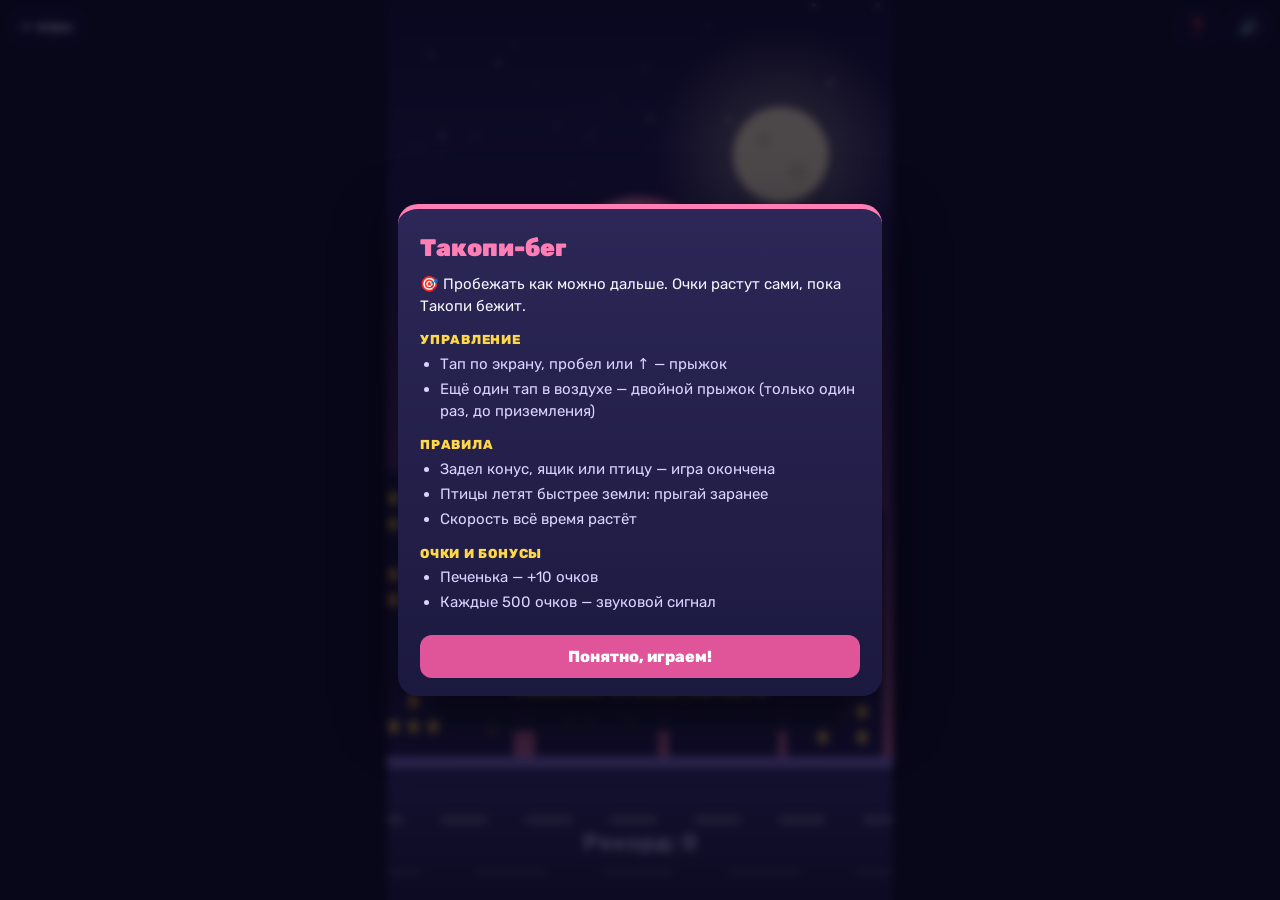
<file: arcade/run.html>
<!doctype html>
<html lang="ru">
<head>
<meta charset="utf-8">
<meta name="viewport" content="width=device-width, initial-scale=1, user-scalable=no">
<title>Такопи-бег</title>
<link rel="stylesheet" href="https://fonts.googleapis.com/css2?family=Rubik:wght@500;700;800;900&display=swap">
<link rel="stylesheet" href="game.css">
<script src="https://telegram.org/js/telegram-web-app.js"></script>
</head>
<body>
<a class="back" href="index.html">← игры</a>
<canvas id="game"></canvas>
<script src="engine.js"></script>
<script>
const ID = "run", GROUND = 540, PX = 84;
let state = "title", overT = 0, score = 0, best = getBest(ID), nextMilestone = 500;
let speed, p, obs, cookies, spawn, scroll = 0, clock = 0;

// фон генерируется один раз: звёзды и два слоя города
const stars = Array.from({ length: 70 }, () => ({ x: Math.random() * W, y: Math.random() * 300, r: Math.random() * 1.4 + 0.4, ph: Math.random() * 6 }));
function makeCity(n, minH, maxH, wMin, wMax) {
  let x = 0;
  return Array.from({ length: n }, () => {
    const w = wMin + Math.random() * (wMax - wMin), h = minH + Math.random() * (maxH - minH);
    const b = { x, w, h, lights: [] };
    for (let wy = 14; wy < h - 14; wy += 18) for (let wx = 8; wx < w - 12; wx += 14)
      if (Math.random() < 0.35) b.lights.push([wx, wy, Math.random() < 0.15]);
    x += w + 6 + Math.random() * 10;
    return b;
  });
}
const cityFar = makeCity(14, 90, 210, 40, 70), cityNear = makeCity(10, 140, 260, 60, 100);
const cityLen = arr => arr[arr.length - 1].x + arr[arr.length - 1].w + 14;

function start() {
  state = "play"; score = 0; speed = 330; spawn = 0.9; nextMilestone = 500;
  p = { y: GROUND, vy: 0, jumps: 0, squash: 0, spin: 0 };
  obs = []; cookies = [];
  Sound.start();
}
function jump() {
  if (state === "title" || (state === "over" && overT > 0.7)) return start();
  if (state !== "play" || p.jumps >= 2) return;
  if (p.jumps === 0) { p.vy = -820; Sound.jump(); burst(PX, GROUND, 8, ["#c9b6ff", "#ffffff"], { speed: 90, gravity: 200, size: 3 }); }
  else { p.vy = -700; p.spin = 1; Sound.jump2(); burst(PX, p.y - 20, 10, [COLORS.pinkL, COLORS.white], { speed: 120, size: 3 }); }
  p.jumps++;
}
on("down", jump);
on("key", c => { if (c === "Space" || c === "ArrowUp" || c === "KeyW") jump(); });

function die() {
  state = "over"; overT = 0; best = saveBest(ID, Math.floor(score));
  shake(1); Sound.hurt(); setTimeout(() => Sound.lose(), 250);
  burst(PX, p.y - 24, 30, [COLORS.pink, COLORS.pinkL, COLORS.yellow], { speed: 260 });
}

const game = {
  start,
  update(dt) {
    clock += dt;
    if (state !== "play") { overT += dt; scroll += 40 * dt; if (state === "over") { p.vy += 1800 * dt; p.y = Math.min(GROUND + 80, p.y + p.vy * dt); } return; }
    speed = Math.min(760, speed + 12 * dt);
    scroll += speed * dt;
    score += speed * dt / 30;
    if (score >= nextMilestone) { Sound.power(); floatText(nextMilestone + "!", W / 2, 150, COLORS.yellow, 34); nextMilestone += 500; }

    p.vy += 2200 * dt; p.y += p.vy * dt;
    p.spin = Math.max(0, p.spin - dt * 2.2);
    if (p.y >= GROUND) {
      if (p.jumps) { p.squash = 1; burst(PX, GROUND, 6, ["#c9b6ff", "#ffffff"], { speed: 80, gravity: 150, size: 2.5 }); }
      p.y = GROUND; p.vy = 0; p.jumps = 0;
    }
    p.squash = Math.max(0, p.squash - dt * 6);
    // пыль из-под щупалец на бегу
    if (p.jumps === 0 && Math.random() < dt * 14) particles.push({ x: PX - 14, y: GROUND - 2, vx: -speed * 0.3, vy: -30 * Math.random(), t: 0, life: 0.35, s: 3, c: "rgba(220,210,255,0.7)", g: 0 });

    spawn -= dt;
    if (spawn <= 0) {
      const k = Math.random();
      if (k < 0.4) obs.push({ type: "cone", x: W + 30, y: GROUND - 42, w: 30, h: 42 });
      else if (k < 0.75) obs.push({ type: "crate", x: W + 30, y: GROUND - 46, w: 46, h: 46 });
      else obs.push({ type: "bird", x: W + 30, y: GROUND - 92, w: 44, h: 26, ph: Math.random() * 6 });
      if (Math.random() < 0.65) {
        const n = 1 + Math.floor(Math.random() * 3), cy = GROUND - 120 - Math.random() * 90;
        for (let i = 0; i < n; i++) cookies.push({ x: W + 110 + i * 36, y: cy - Math.sin(i / Math.max(1, n - 1) * Math.PI) * 24, w: 26, h: 26 });
      }
      spawn = (0.75 + Math.random() * 0.8) * Math.max(0.55, 330 / speed);
    }
    for (const o of obs) o.x -= speed * dt * (o.type === "bird" ? 1.22 : 1);
    for (const c of cookies) c.x -= speed * dt;
    obs = obs.filter(o => o.x > -80); cookies = cookies.filter(c => c.x > -40);

    const me = { x: PX - 16, y: p.y - 44, w: 32, h: 40 };
    for (const o of obs) {
      const box = o.type === "cone" ? { x: o.x + 6, y: o.y + 8, w: o.w - 12, h: o.h - 8 } : { x: o.x + 3, y: o.y + 3, w: o.w - 6, h: o.h - 6 };
      if (hit(me, box)) return die();
    }
    cookies = cookies.filter(c => {
      if (!hit(me, { x: c.x - 13, y: c.y - 13, w: 26, h: 26 })) return true;
      score += 10; Sound.coin(); floatText("+10", c.x, c.y - 10);
      burst(c.x, c.y, 10, [COLORS.yellow, COLORS.orange, "#fff3c4"], { speed: 140, size: 3 });
      return false;
    });
  },
  draw(t) {
    // небо
    ctx.fillStyle = vgrad(0, GROUND, ["#120f33", "#2b1f5e", "#6b3a85", "#d36a9b"]);
    ctx.fillRect(0, 0, W, H);
    stars.forEach(s => { ctx.globalAlpha = 0.5 + Math.sin(t * 2 + s.ph) * 0.4; circle(s.x, s.y, s.r, COLORS.white); });
    ctx.globalAlpha = 1;
    // луна со свечением
    const glow = ctx.createRadialGradient(280, 110, 10, 280, 110, 90);
    glow.addColorStop(0, "rgba(255,240,200,0.45)"); glow.addColorStop(1, "rgba(255,240,200,0)");
    ctx.fillStyle = glow; ctx.fillRect(180, 10, 200, 200);
    circle(280, 110, 34, "#fff1c9");
    circle(268, 100, 6, "rgba(220,200,150,0.5)"); circle(292, 122, 8, "rgba(220,200,150,0.45)");
    // город: два слоя с параллаксом
    const drawCity = (arr, par, base, color, lit) => {
      const len = cityLen(arr), off = (scroll * par) % len;
      for (const rep of [0, len]) for (const b of arr) {
        const x = b.x - off + rep;
        if (x > W || x + b.w < 0) continue;
        rrect(x, base - b.h, b.w, b.h + 4, 4, color);
        for (const [wx, wy, warm] of b.lights) rrect(x + wx, base - b.h + wy, 7, 9, 1.5, warm ? "#ffb347" : lit);
      }
    };
    drawCity(cityFar, 0.12, GROUND - 30, "#3a2a6e", "rgba(255,216,74,0.55)");
    drawCity(cityNear, 0.3, GROUND, "#241a4d", "rgba(255,216,74,0.9)");
    // земля: тротуар и дорога
    ctx.fillStyle = vgrad(GROUND, H, ["#3b3170", "#1d1840"]); ctx.fillRect(0, GROUND, W, H - GROUND);
    rrect(0, GROUND - 2, W, 8, 0, "#8f7ad8");
    for (let x = -(scroll % 60); x < W; x += 60) rrect(x, GROUND + 40, 34, 6, 3, "rgba(255,255,255,0.25)");
    for (let x = -(scroll * 1.2 % 90); x < W; x += 90) rrect(x, GROUND + 78, 50, 4, 2, "rgba(255,255,255,0.12)");
    // линии скорости
    if (state === "play" && speed > 500) {
      ctx.globalAlpha = Math.min(0.5, (speed - 500) / 400);
      for (let i = 0; i < 6; i++) { const y = 140 + ((i * 97 + t * 900) % 360); rrect(W - ((t * 1400 + i * 211) % (W + 200)), y, 70, 2, 1, COLORS.white); }
      ctx.globalAlpha = 1;
    }
    if (state === "title") {
      drawTakopi(W / 2, 200 + Math.sin(t * 3) * 8, 120, { t });
      card({ title: "ТАКОПИ-БЕГ", lines: ["Тап — прыжок", "Ещё тап в воздухе — двойной", ["Собирай печеньки!", COLORS.yellow]], hint: "Нажми, чтобы начать", y: 300, dim: false });
      text("Рекорд: " + best, W / 2, 600, { size: 16, color: COLORS.muted, shadow: false });
      return;
    }
    // печеньки
    for (const c of cookies) {
      const bob = Math.sin(t * 5 + c.x * 0.05) * 3;
      circle(c.x, c.y + bob, 18, "rgba(255,200,80,0.18)");
      circle(c.x, c.y + bob, 13, "#e8a14a"); circle(c.x - 2, c.y + bob - 2, 11, "#f2b862");
      for (const [dx, dy] of [[-4, -3], [4, -1], [-1, 5], [5, 5]]) circle(c.x + dx, c.y + bob + dy, 2, "#6b3a1f");
    }
    // препятствия
    for (const o of obs) {
      if (o.type === "cone") {
        ctx.beginPath(); ctx.moveTo(o.x + o.w / 2, o.y); ctx.lineTo(o.x + o.w - 3, o.y + o.h - 6); ctx.lineTo(o.x + 3, o.y + o.h - 6); ctx.closePath();
        ctx.fillStyle = vgrad(o.y, o.y + o.h, ["#ffb35c", "#ff7a2a"]); ctx.fill();
        ctx.save(); ctx.clip(); rrect(o.x, o.y + 14, o.w, 6, 0, "#ffffff"); rrect(o.x, o.y + 26, o.w, 6, 0, "#ffffff"); ctx.restore();
        rrect(o.x - 3, o.y + o.h - 7, o.w + 6, 7, 3, "#e0602a");
      } else if (o.type === "crate") {
        rrect(o.x, o.y, o.w, o.h, 6, "#b9783e"); rrect(o.x + 4, o.y + 4, o.w - 8, o.h - 8, 4, "#d8955a");
        ctx.strokeStyle = "#8f5527"; ctx.lineWidth = 5; ctx.lineCap = "round";
        ctx.beginPath(); ctx.moveTo(o.x + 8, o.y + 8); ctx.lineTo(o.x + o.w - 8, o.y + o.h - 8); ctx.stroke();
        rrect(o.x, o.y, o.w, 6, 3, "rgba(255,255,255,0.2)");
      } else {
        const f = Math.sin(t * 16 + o.ph);
        ctx.fillStyle = "#6b6f9e"; ctx.beginPath(); ctx.ellipse(o.x + 22, o.y + 14, 17, 10, 0, 0, Math.PI * 2); ctx.fill();
        ctx.fillStyle = "#8a8fc4"; ctx.beginPath(); ctx.moveTo(o.x + 18, o.y + 12); ctx.lineTo(o.x + 30, o.y + 12 - f * 14); ctx.lineTo(o.x + 34, o.y + 14); ctx.fill();
        circle(o.x + 9, o.y + 11, 7, "#6b6f9e"); circle(o.x + 7, o.y + 9, 2.2, COLORS.white); circle(o.x + 6.5, o.y + 9, 1.2, COLORS.black);
        ctx.fillStyle = COLORS.orange; ctx.beginPath(); ctx.moveTo(o.x + 2, o.y + 11); ctx.lineTo(o.x - 6, o.y + 13); ctx.lineTo(o.x + 2, o.y + 15); ctx.fill();
      }
    }
    // Такопи: на бегу подпрыгивает, во втором прыжке крутится
    const runBob = p.jumps === 0 && state === "play" ? Math.abs(Math.sin(t * 16)) * 4 : 0;
    ctx.save();
    ctx.translate(PX, p.y - 26 - runBob);
    if (p.spin > 0) ctx.rotate((1 - p.spin) * Math.PI * 2);
    drawTakopi(0, 0, 58, { t, mood: state === "over" ? "ko" : p.jumps ? "oh" : "happy", squash: p.squash });
    ctx.restore();
    drawParticles();
  },
  drawUI(t) {
    if (state === "title") return;
    hudPill(W / 2, 56, "очки", Math.floor(score), COLORS.ink, "center");
    hudPill(W - 14, 56, "★", best, COLORS.yellow, "right");
    if (state === "over") {
      card({ title: "ОЙ, ПИ!", lines: ["Очки: " + Math.floor(score), [Math.floor(score) >= best && score > 0 ? "Новый рекорд!" : "Рекорд: " + best, COLORS.yellow]],
             hint: overT > 0.7 ? "Нажми — ещё раз" : "", y: 220 });
    }
  },
};
run(game);
</script>
</body>
</html>
</file>
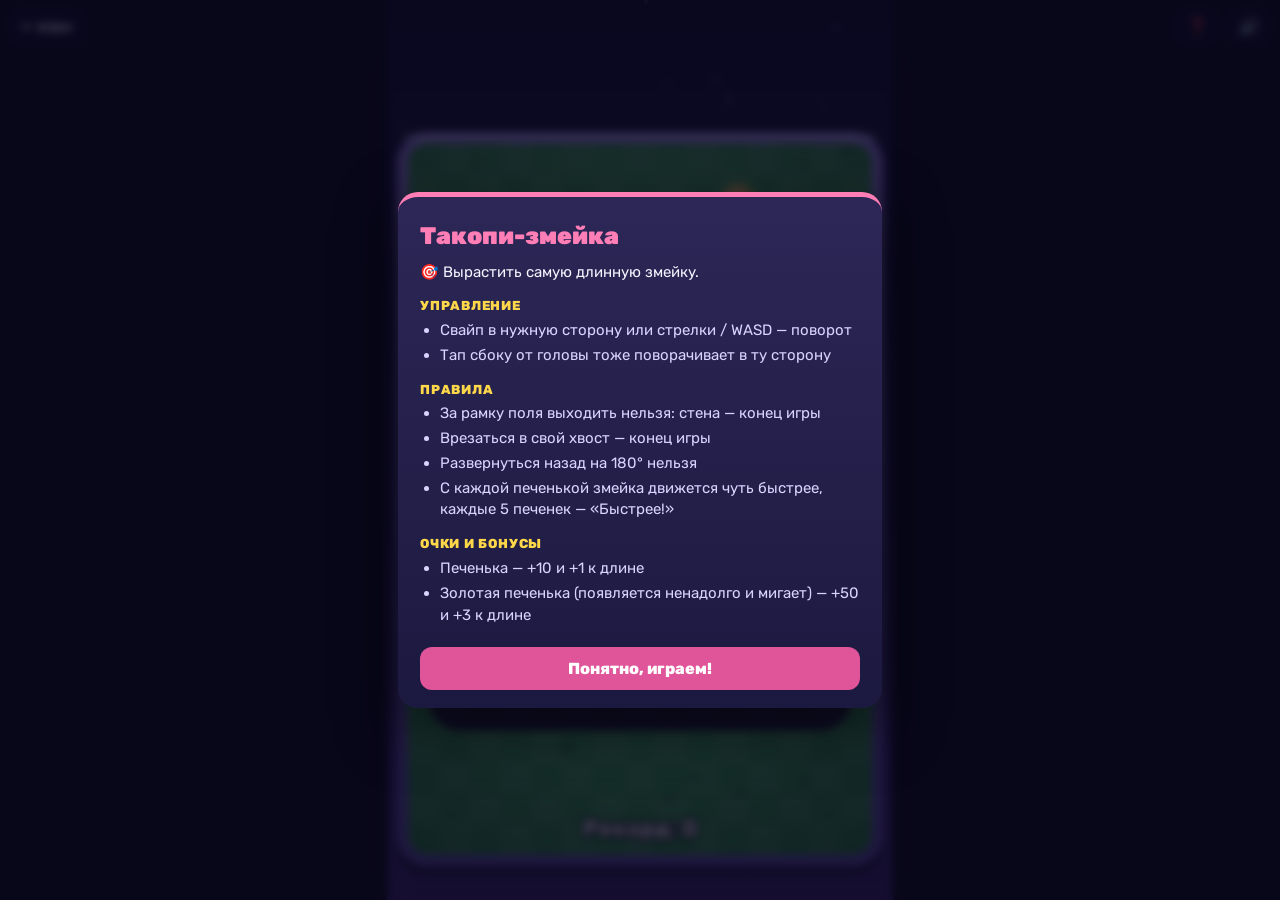
<file: arcade/snake.html>
<!doctype html>
<html lang="ru">
<head>
<meta charset="utf-8">
<meta name="viewport" content="width=device-width, initial-scale=1, user-scalable=no">
<title>Такопи-змейка</title>
<link rel="stylesheet" href="https://fonts.googleapis.com/css2?family=Rubik:wght@500;700;800;900&display=swap">
<link rel="stylesheet" href="game.css">
<script src="https://telegram.org/js/telegram-web-app.js"></script>
</head>
<body>
<a class="back" href="index.html">← игры</a>
<canvas id="game"></canvas>
<script src="engine.js"></script>
<script>
const ID = "snake", CELL = 22, COLS = 15, ROWS = 23;
const LEFT = (W - COLS * CELL) / 2, TOP = 102, BW = COLS * CELL, BH = ROWS * CELL;
const DIRS = { up: [0, -1], down: [0, 1], left: [-1, 0], right: [1, 0] };
const KEYS = { ArrowUp: "up", ArrowDown: "down", ArrowLeft: "left", ArrowRight: "right", KeyW: "up", KeyS: "down", KeyA: "left", KeyD: "right" };
let state = "title", overT = 0, score = 0, best = getBest(ID), eaten = 0, clock = 0;
let snake = [], prev = [], dir = "up", queue = [], food = null, gold = null, stepT = 0, stepEvery = 0.16, grow = 0;
let look = [0, -1], eatPulse = 0, deadT = 0, newBest = false;

const cx = gx => LEFT + gx * CELL + CELL / 2;
const cy = gy => TOP + gy * CELL + CELL / 2;
const stars = Array.from({ length: 60 }, () => ({ x: Math.random() * W, y: Math.random() * H, r: Math.random() * 1.3 + 0.3, ph: Math.random() * 6 }));
// травинки на поле
const tufts = Array.from({ length: 34 }, () => ({ x: LEFT + 6 + Math.random() * (BW - 12), y: TOP + 8 + Math.random() * (BH - 12), s: 0.7 + Math.random() * 0.6 }));

function occupied(c) {
  return snake.some(s => s.x === c.x && s.y === c.y) || (food && food.x === c.x && food.y === c.y) || (gold && gold.x === c.x && gold.y === c.y);
}
function freeCell() {
  for (let i = 0; i < 500; i++) {
    const c = { x: Math.floor(rand(0, COLS)), y: Math.floor(rand(0, ROWS)) };
    if (!occupied(c)) return c;
  }
  for (let y = 0; y < ROWS; y++) for (let x = 0; x < COLS; x++) if (!occupied({ x, y })) return { x, y };
  return { x: 0, y: 0 };
}
function start() {
  state = "play"; score = 0; eaten = 0; stepT = 0; stepEvery = 0.16; grow = 0; deadT = 0; newBest = false;
  snake = [{ x: 7, y: 15 }, { x: 7, y: 16 }, { x: 7, y: 17 }];
  prev = snake.map(s => ({ ...s }));
  dir = "up"; queue = []; look = [0, -1];
  food = null; gold = null; food = { ...freeCell(), born: clock };
  Sound.start();
}
function turn(d) {
  if (state !== "play") return;
  const last = queue.length ? queue[queue.length - 1] : dir;
  if (d === last) return;
  const [ax, ay] = DIRS[last], [bx, by] = DIRS[d];
  if (ax + bx === 0 && ay + by === 0) return;   // разворот на 180° запрещён
  if (queue.length < 2) queue.push(d);
}
function tryStart() { if (state === "title" || (state === "over" && overT > 0.9)) start(); }
on("swipe", d => { if (state !== "play") return tryStart(); turn(d); });
on("tap", (x, y) => {
  if (state !== "play") return tryStart();
  // тап по экрану поворачивает в сторону тапа (поперёк текущего движения)
  const last = queue.length ? queue[queue.length - 1] : dir;
  const h = headPos(), dx = x - h[0], dy = y - h[1];
  turn(DIRS[last][0] !== 0 ? (dy < 0 ? "up" : "down") : (dx < 0 ? "left" : "right"));
});
on("key", c => {
  if (KEYS[c]) { if (state === "play") turn(KEYS[c]); else tryStart(); }
  if (c === "Space" || c === "Enter") tryStart();
});

function die() {
  state = "over"; overT = 0; deadT = 0;
  prev = snake.map(s => ({ ...s }));
  newBest = score > best; best = saveBest(ID, score);
  const hx = cx(snake[0].x) + DIRS[dir][0] * CELL * 0.5, hy = cy(snake[0].y) + DIRS[dir][1] * CELL * 0.5;
  shake(1); Sound.explode(); Sound.hurt();
  setTimeout(() => Sound.lose(), 350);
  burst(hx, hy, 34, [COLORS.pink, COLORS.pinkL, COLORS.yellow, COLORS.white], { speed: 240, gravity: 220 });
  burst(hx, hy, 10, ["#ffffff"], { speed: 120, size: 5, gravity: 0, life: 0.4 });
}

function step() {
  prev = snake.map(s => ({ ...s }));
  const before = dir;
  if (queue.length) dir = queue.shift();
  if (dir !== before) Sound.tick();
  const [dx, dy] = DIRS[dir];
  const head = { x: snake[0].x + dx, y: snake[0].y + dy };
  const body = grow > 0 ? snake : snake.slice(0, -1);   // хвост уезжает, если не растём
  if (head.x < 0 || head.y < 0 || head.x >= COLS || head.y >= ROWS || body.some(s => s.x === head.x && s.y === head.y)) return die();
  snake.unshift(head);
  if (head.x === food.x && head.y === food.y) {
    score += 10; grow += 1; eaten++; eatPulse = 1;
    Sound.coin();
    floatText("+10", cx(head.x), cy(head.y) - 16, COLORS.yellow, 18);
    burst(cx(head.x), cy(head.y), 14, ["#e8a14a", "#f2b862", "#6b3a1f", "#fff3c4"], { speed: 150, size: 3.2, gravity: 260 });
    stepEvery = Math.max(0.07, stepEvery - 0.004);
    if (eaten % 5 === 0) {   // каждые 5 печенек — новая скорость
      Sound.melody([660, 880, 1175], 0.07, { type: "triangle", vol: 0.12 });
      floatText("Быстрее!", W / 2, TOP + 60, COLORS.cyan, 28);
    }
    food = null; food = { ...freeCell(), born: clock };
    if (!gold && Math.random() < 0.2) {
      gold = { ...freeCell(), t: 6, born: clock };
      Sound.melody([1568, 2093], 0.05, { type: "sine", vol: 0.08 });
    }
  }
  if (gold && head.x === gold.x && head.y === gold.y) {
    score += 50; grow += 3; eatPulse = 1.4;
    Sound.power(); shake(0.35);
    floatText("+50", cx(head.x), cy(head.y) - 18, "#ffe27a", 26);
    burst(cx(head.x), cy(head.y), 30, [COLORS.yellow, "#fff6b0", COLORS.orange, COLORS.white], { speed: 230, size: 3.6, gravity: 120 });
    gold = null;
  }
  if (grow > 0) grow--; else snake.pop();
}

// доля пути между клетками для плавного движения
const stepK = () => state === "play" ? clamp(stepT / stepEvery, 0, 1) : 1;
function headPos() {
  if (!snake.length) return [W / 2, H / 2];
  const k = stepK();
  return [lerp(cx(prev[0].x), cx(snake[0].x), k), lerp(cy(prev[0].y), cy(snake[0].y), k)];
}

const game = {
  start,
  update(dt) {
    clock += dt;
    eatPulse = Math.max(0, eatPulse - dt * 4);
    if (state !== "play") { overT += dt; deadT += dt; return; }
    if (gold) {
      gold.t -= dt;
      if (gold.t <= 0) {
        burst(cx(gold.x), cy(gold.y), 10, ["#fff6b0", COLORS.yellow], { speed: 70, gravity: -40, size: 2.5 });
        Sound.tone(700, 0.18, { type: "sine", vol: 0.07, slide: -350 });
        gold = null;
      }
    }
    // глаза плавно поворачиваются к направлению
    const [tx, ty] = DIRS[queue.length ? queue[0] : dir];
    look[0] = lerp(look[0], tx, Math.min(1, dt * 14)); look[1] = lerp(look[1], ty, Math.min(1, dt * 14));
    stepT += dt;
    while (stepT >= stepEvery && state === "play") { stepT -= stepEvery; step(); }
  },
  draw(t) {
    // фон
    ctx.fillStyle = vgrad(0, H, ["#120f33", "#24195a", "#3a2470"]);
    ctx.fillRect(0, 0, W, H);
    stars.forEach(s => { ctx.globalAlpha = 0.45 + Math.sin(t * 2 + s.ph) * 0.35; circle(s.x, s.y, s.r, COLORS.white); });
    ctx.globalAlpha = 1;
    // рамка поля
    rrect(LEFT - 8, TOP - 8 + 6, BW + 16, BH + 16, 22, "rgba(0,0,0,0.4)");
    rrect(LEFT - 8, TOP - 8, BW + 16, BH + 16, 22, vgrad(TOP, TOP + BH, ["#8f7ad8", "#5b47a8"]));
    rrect(LEFT - 4, TOP - 7, BW + 8, 4, 2, "rgba(255,255,255,0.22)");
    ctx.save();
    ctx.beginPath(); if (ctx.roundRect) ctx.roundRect(LEFT, TOP, BW, BH, 14); else ctx.rect(LEFT, TOP, BW, BH); ctx.clip();
    ctx.fillStyle = vgrad(TOP, TOP + BH, ["#4bb06a", "#3a9a5a"]); ctx.fillRect(LEFT, TOP, BW, BH);
    ctx.fillStyle = "rgba(255,255,255,0.06)";
    for (let y = 0; y < ROWS; y++) for (let x = 0; x < COLS; x++) if ((x + y) % 2) ctx.fillRect(LEFT + x * CELL, TOP + y * CELL, CELL, CELL);
    ctx.strokeStyle = "rgba(30,90,50,0.55)"; ctx.lineWidth = 1.5; ctx.lineCap = "round";
    for (const g of tufts) {
      ctx.beginPath();
      ctx.moveTo(g.x - 3 * g.s, g.y); ctx.lineTo(g.x - 4 * g.s, g.y - 5 * g.s);
      ctx.moveTo(g.x, g.y); ctx.lineTo(g.x, g.y - 7 * g.s);
      ctx.moveTo(g.x + 3 * g.s, g.y); ctx.lineTo(g.x + 4 * g.s, g.y - 5 * g.s);
      ctx.stroke();
    }
    // внутренняя тень по краю
    const vg = ctx.createRadialGradient(W / 2, TOP + BH / 2, BH * 0.35, W / 2, TOP + BH / 2, BH * 0.62);
    vg.addColorStop(0, "rgba(0,0,0,0)"); vg.addColorStop(1, "rgba(10,30,20,0.35)");
    ctx.fillStyle = vg; ctx.fillRect(LEFT, TOP, BW, BH);

    if (state === "title") { drawDemo(t); ctx.restore(); return; }

    drawCookie(cx(food.x), cy(food.y), t, clamp((clock - food.born) * 5, 0, 1));
    if (gold) drawGold(cx(gold.x), cy(gold.y), t);
    drawSnake(t);
    ctx.restore();
    drawParticles();

    text("Длина: " + snake.length, LEFT + 4, TOP + BH + 20, { size: 14, color: COLORS.muted, align: "left", shadow: false });
    text("Скорость " + (1 + Math.floor(eaten / 5)), LEFT + BW - 4, TOP + BH + 20, { size: 14, color: COLORS.muted, align: "right", shadow: false });
  },
  drawUI(t) {
    if (state === "title") {
      card({ title: "ТАКОПИ-ЗМЕЙКА", lines: ["Свайп, стрелки или тап — поворот", "Печенька: +1 к хвосту", ["Золотая: +3 и +50 очков!", COLORS.yellow]],
             hint: "Нажми, чтобы начать", y: 300, dim: false });
      text("Рекорд: " + best, W / 2, 590, { size: 16, color: COLORS.ink, stroke: 4 });
      return;
    }
    hudPill(14, 56, "очки", score, COLORS.ink, "left");
    hudPill(W - 14, 56, "★", best, COLORS.yellow, "right");
    if (state === "over" && overT > 0.45) {
      card({ title: "БУМ, ПИ!", lines: ["Очки: " + score, "Длина: " + snake.length,
        [newBest ? "Новый рекорд!" : "Рекорд: " + best, COLORS.yellow]], hint: overT > 0.9 ? "Нажми — ещё раз" : "", y: 210 });
    }
  },
};

function drawCookie(x, y, t, pop) {
  const bob = Math.sin(t * 4 + x * 0.1) * 1.5, s = pop * (1 + Math.sin(t * 6) * 0.04);
  ctx.save(); ctx.translate(x, y + bob); ctx.scale(s, s);
  ctx.fillStyle = "rgba(0,0,0,0.2)"; ctx.beginPath(); ctx.ellipse(0, 10 - bob, 8, 2.5, 0, 0, Math.PI * 2); ctx.fill();
  circle(0, 0, 15, "rgba(255,200,80,0.2)");
  circle(0, 0, 10, "#e8a14a"); circle(-1.5, -1.5, 8.5, "#f2b862");
  for (const [dx, dy] of [[-3, -3], [3, -1], [-1, 4], [4, 4]]) circle(dx, dy, 1.6, "#6b3a1f");
  ctx.fillStyle = "rgba(255,255,255,0.35)"; ctx.beginPath(); ctx.ellipse(-4, -5, 3, 1.6, -0.6, 0, Math.PI * 2); ctx.fill();
  ctx.restore();
}
function drawGold(x, y, t) {
  const blink = gold.t > 2 || Math.floor(t * 10) % 2;
  const g = ctx.createRadialGradient(x, y, 2, x, y, 26);
  g.addColorStop(0, "rgba(255,230,120,0.6)"); g.addColorStop(1, "rgba(255,230,120,0)");
  ctx.fillStyle = g; ctx.fillRect(x - 26, y - 26, 52, 52);
  // кольцо-таймер
  ctx.strokeStyle = "rgba(255,240,170,0.85)"; ctx.lineWidth = 2.5; ctx.lineCap = "round";
  ctx.beginPath(); ctx.arc(x, y, 15, -Math.PI / 2, -Math.PI / 2 + Math.PI * 2 * clamp(gold.t / 6, 0, 1)); ctx.stroke();
  if (!blink) return;
  ctx.save(); ctx.translate(x, y); ctx.rotate(Math.sin(t * 3) * 0.2);
  const s = 1 + Math.sin(t * 8) * 0.06; ctx.scale(s, s);
  const cg = ctx.createRadialGradient(-3, -3, 1, 0, 0, 11);
  cg.addColorStop(0, "#fff8c8"); cg.addColorStop(0.5, "#ffd84a"); cg.addColorStop(1, "#d99a1c");
  circle(0, 0, 10.5, cg);
  for (const [dx, dy] of [[-3, -3], [3, -1], [-1, 4], [4, 4]]) circle(dx, dy, 1.5, "#b87412");
  ctx.restore();
  for (let i = 0; i < 3; i++) {
    const a = t * 2 + i * 2.1, r = 16 + Math.sin(t * 5 + i) * 2, k = 0.5 + Math.sin(t * 7 + i * 2) * 0.5;
    sparkle(x + Math.cos(a) * r, y + Math.sin(a) * r, 2 + k * 2.5);
  }
}
function sparkle(x, y, r) {
  ctx.fillStyle = "#fffbe0"; ctx.beginPath();
  ctx.moveTo(x, y - r); ctx.lineTo(x + r * 0.3, y - r * 0.3); ctx.lineTo(x + r, y); ctx.lineTo(x + r * 0.3, y + r * 0.3);
  ctx.lineTo(x, y + r); ctx.lineTo(x - r * 0.3, y + r * 0.3); ctx.lineTo(x - r, y); ctx.lineTo(x - r * 0.3, y - r * 0.3);
  ctx.closePath(); ctx.fill();
}

// тело: штрихи по пути, сужаются к хвосту
function strokeBody(pts, width, flash) {
  const m = pts.length;
  ctx.lineCap = "round"; ctx.lineJoin = "round";
  const seg = (j, w, col, ox, oy) => {
    ctx.strokeStyle = col; ctx.lineWidth = w;
    ctx.beginPath(); ctx.moveTo(pts[j][0] + ox, pts[j][1] + oy); ctx.lineTo(pts[j - 1][0] + ox, pts[j - 1][1] + oy); ctx.stroke();
  };
  for (let j = m - 1; j > 0; j--) seg(j, width(j - 1) + 2, "#2f7d48", 2, 5);
  for (let j = m - 1; j > 0; j--) seg(j, width(j - 1) + 3.5, flash ? "#ffffff" : "#a8336f", 0, 0);
  for (let j = m - 1; j > 0; j--) seg(j, width(j - 1), flash ? "#ffffff" : COLORS.pink, 0, 0);
  for (let j = m - 1; j > 0; j--) seg(j, width(j - 1) * 0.32, "#ffbfdc", -1.8, -2.4);
}

function drawSnake(t) {
  const k = stepK(), n = snake.length;
  // путь тела: голова (между клетками) → центры клеток → хвост (между клетками)
  const head = headPos();
  const lt = prev[Math.min(n - 1, prev.length - 1)], tl = snake[n - 1];
  const pts = [head];
  for (let i = 1; i < n; i++) pts.push([cx(snake[i].x), cy(snake[i].y)]);
  if (n > 1) pts.push([lerp(cx(lt.x), cx(tl.x), k), lerp(cy(lt.y), cy(tl.y), k)]);
  const m = pts.length;
  const width = j => lerp(CELL * 0.82, CELL * 0.46, j / Math.max(1, m - 1));
  const flash = state === "over" && deadT < 0.6 && Math.floor(deadT * 12) % 2 === 0;
  strokeBody(pts, width, flash);
  // пятнышки едут вместе с телом
  for (let i = 2; i < n; i += 2) {
    const a = prev[Math.min(i, prev.length - 1)], b = snake[i];
    circle(lerp(cx(a.x), cx(b.x), k), lerp(cy(a.y), cy(b.y), k), width(i) * 0.18, "rgba(224,85,154,0.75)");
  }
  drawHead(head[0], head[1], t, flash);
}

function drawHead(hx, hy, t, flash) {
  const pulse = 1 + eatPulse * 0.18;
  ctx.save(); ctx.translate(hx, hy); ctx.scale(pulse, pulse);
  const r = CELL * 0.66;
  ctx.fillStyle = "rgba(0,40,20,0.25)"; ctx.beginPath(); ctx.ellipse(2, 6, r, r * 0.8, 0, 0, Math.PI * 2); ctx.fill();
  const g = ctx.createRadialGradient(-r * 0.4, -r * 0.5, 2, 0, 0, r * 1.15);
  g.addColorStop(0, "#ffd0e6"); g.addColorStop(0.5, flash ? "#ffffff" : COLORS.pink); g.addColorStop(1, COLORS.pinkD);
  circle(0, 0, r, g, "#a8336f", 2);
  ctx.fillStyle = "rgba(255,255,255,0.55)"; ctx.beginPath(); ctx.ellipse(-r * 0.4, -r * 0.55, r * 0.3, r * 0.17, -0.5, 0, Math.PI * 2); ctx.fill();
  const [lx, ly] = look, fx = lx * 3.2, fy = ly * 3.2;   // лицо смещено в сторону движения
  ctx.fillStyle = "rgba(255,79,122,0.55)";
  ctx.beginPath(); ctx.ellipse(fx - 8, fy + 3.5, 3, 1.8, 0, 0, Math.PI * 2); ctx.ellipse(fx + 8, fy + 3.5, 3, 1.8, 0, 0, Math.PI * 2); ctx.fill();
  if (state === "over") {
    ctx.strokeStyle = COLORS.black; ctx.lineWidth = 2; ctx.lineCap = "round";
    for (const ex of [-5, 5]) { ctx.beginPath(); ctx.moveTo(fx + ex - 2.5, fy - 5.5); ctx.lineTo(fx + ex + 2.5, fy - 0.5); ctx.moveTo(fx + ex + 2.5, fy - 5.5); ctx.lineTo(fx + ex - 2.5, fy - 0.5); ctx.stroke(); }
    ctx.fillStyle = "#b02a62"; ctx.beginPath(); ctx.ellipse(fx, fy + 5, 2.2, 2.6, 0, 0, Math.PI * 2); ctx.fill();
  } else {
    const blink = (t % 3.4) > 3.28;
    for (const ex of [-5, 5]) {
      if (blink) { ctx.fillStyle = COLORS.black; ctx.fillRect(fx + ex - 3, fy - 3, 6, 1.6); continue; }
      circle(fx + ex, fy - 3, 3.8, COLORS.white);
      circle(fx + ex + lx * 1.5, fy - 3 + ly * 1.5, 2.1, COLORS.black);
      circle(fx + ex + lx * 1.5 + 0.8, fy - 3.8 + ly * 1.5, 0.8, COLORS.white);
    }
    ctx.strokeStyle = "#b02a62"; ctx.fillStyle = "#b02a62"; ctx.lineWidth = 1.8; ctx.lineCap = "round";
    ctx.beginPath();
    if (eatPulse > 0.3) { ctx.ellipse(fx, fy + 4.5, 2.6, 2.6 * Math.min(1.2, eatPulse), 0, 0, Math.PI * 2); ctx.fill(); }
    else { ctx.moveTo(fx - 3.5, fy + 3); ctx.quadraticCurveTo(fx, fy + 6.5, fx + 3.5, fy + 3); ctx.stroke(); }
  }
  ctx.restore();
}

// заставка: змейка ползает восьмёркой по полю
function drawDemo(t) {
  const pts = [];
  for (let i = 0; i < 46; i++) { const a = t * 1.4 - i * 0.075; pts.push([W / 2 + Math.cos(a) * 115, TOP + 110 + Math.sin(a * 2) * 50]); }
  strokeBody(pts, j => lerp(CELL * 0.82, CELL * 0.46, j / (pts.length - 1)), false);
  const a = t * 1.4, dx = -Math.sin(a), dy = Math.cos(a * 2) * 2 * 50 / 115, l = Math.hypot(dx, dy) || 1;
  look = [dx / l, dy / l];
  drawHead(pts[0][0], pts[0][1], t, false);
  drawCookie(W / 2 + 70, TOP + 40, t, 1);
}

run(game);
</script>
</body>
</html>
</file>
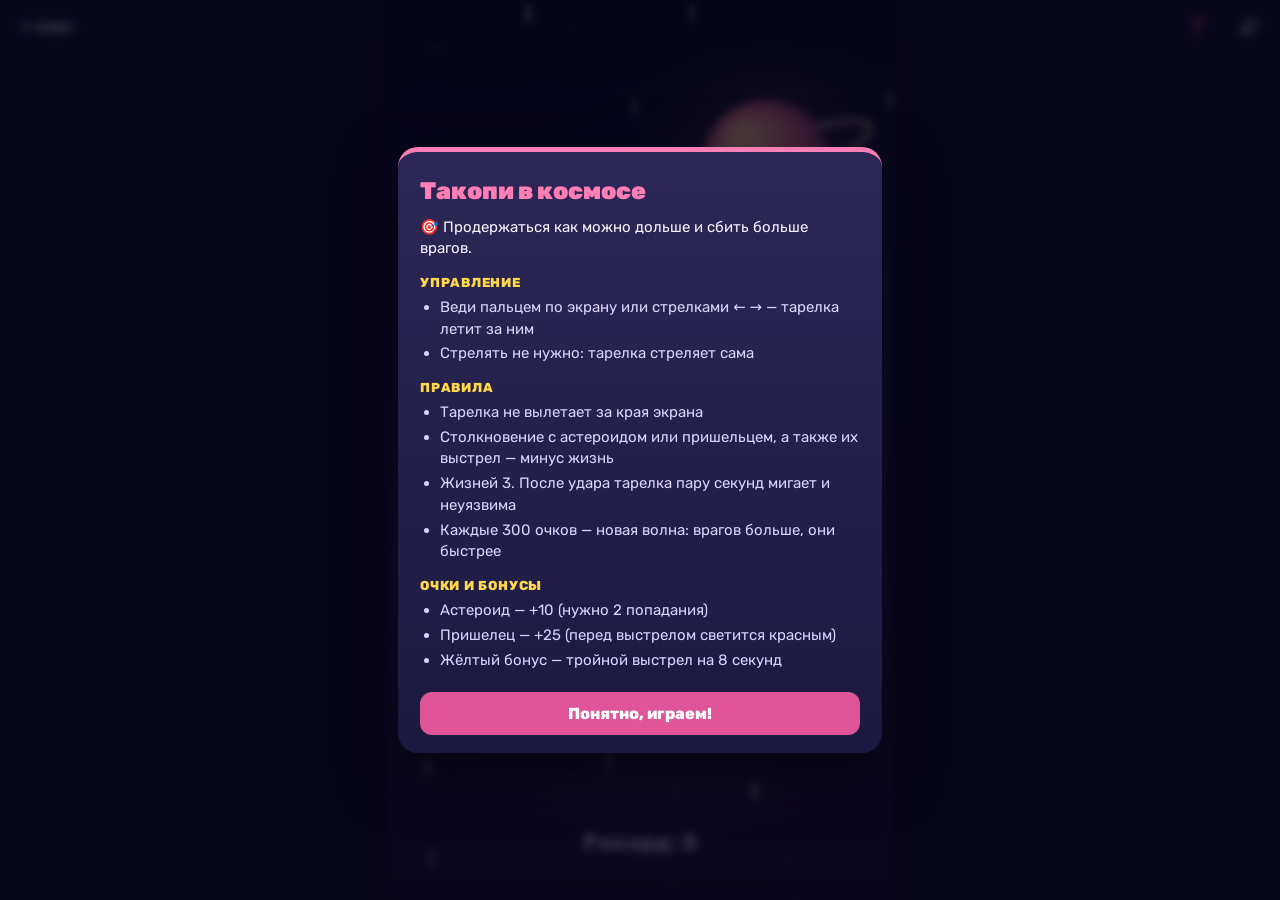
<file: arcade/space.html>
<!doctype html>
<html lang="ru">
<head>
<meta charset="utf-8">
<meta name="viewport" content="width=device-width, initial-scale=1, user-scalable=no">
<title>Такопи в космосе</title>
<link rel="stylesheet" href="https://fonts.googleapis.com/css2?family=Rubik:wght@500;700;800;900&display=swap">
<link rel="stylesheet" href="game.css">
<script src="https://telegram.org/js/telegram-web-app.js"></script>
</head>
<body>
<a class="back" href="index.html">← игры</a>
<canvas id="game"></canvas>
<script src="engine.js"></script>
<script>
const ID = "space", PY = 548;
let state = "title", overT = 0, score = 0, best = getBest(ID), clock = 0;
let p, shots, foes, bullets, boosts, spawn, fire, wave, hurt, banner, scroll = 0, glowFlashes = [];

// фон: три слоя звёзд, туманности, планета с кольцом
const starLayers = [[60, 18, 0.7], [40, 45, 1.1], [18, 110, 1.7]].map(([n, v, r]) =>
  Array.from({ length: n }, () => ({ x: Math.random() * W, y: Math.random() * H, v: v * (0.8 + Math.random() * 0.4), r: r * (0.6 + Math.random() * 0.6), ph: Math.random() * 6 })));

function glow(x, y, r, color, a = 1) {
  const g = ctx.createRadialGradient(x, y, 0, x, y, r);
  g.addColorStop(0, color); g.addColorStop(1, "rgba(0,0,0,0)");
  ctx.globalAlpha = a; ctx.fillStyle = g; ctx.fillRect(x - r, y - r, r * 2, r * 2); ctx.globalAlpha = 1;
}
function heart(x, y, s, color = COLORS.red) {
  ctx.save(); ctx.translate(x, y); ctx.scale(s / 20, s / 20);
  ctx.beginPath(); ctx.moveTo(0, 7);
  ctx.bezierCurveTo(-12, -1, -9, -11, 0, -5); ctx.bezierCurveTo(9, -11, 12, -1, 0, 7);
  ctx.fillStyle = color; ctx.fill();
  ctx.fillStyle = "rgba(255,255,255,0.55)"; ctx.beginPath(); ctx.ellipse(-4.5, -4.5, 2.4, 1.5, -0.6, 0, Math.PI * 2); ctx.fill();
  ctx.restore();
}

// тарелка с Такопи под стеклянным куполом; x,y — центр корпуса
function drawSaucer(x, y, s, t, { tilt = 0, mood = "happy" } = {}) {
  ctx.save(); ctx.translate(x, y); ctx.rotate(tilt); ctx.scale(s, s);
  // свечение двигателя
  glow(0, 14, 26 + Math.sin(t * 30) * 3, "rgba(255,170,70,0.85)");
  ctx.fillStyle = vgrad(8, 28 + Math.sin(t * 40) * 3, ["#fff3b0", "rgba(255,140,40,0.9)", "rgba(255,80,40,0)"]);
  ctx.beginPath(); ctx.moveTo(-9, 8); ctx.lineTo(9, 8); ctx.lineTo(0, 30 + Math.sin(t * 40) * 4); ctx.closePath(); ctx.fill();
  // купол: тёмное стекло, Такопи, блик
  ctx.save();
  ctx.beginPath(); ctx.arc(0, -4, 19, Math.PI, 0); ctx.closePath(); ctx.clip();
  ctx.fillStyle = vgrad(-23, -4, ["#5fd8ff", "#2a3f8f"]); ctx.fillRect(-20, -24, 40, 22);
  drawTakopi(0, -9, 31, { t, mood });
  ctx.fillStyle = "rgba(160,230,255,0.22)"; ctx.fillRect(-20, -24, 40, 22);
  ctx.restore();
  ctx.strokeStyle = "rgba(200,240,255,0.7)"; ctx.lineWidth = 1.5;
  ctx.beginPath(); ctx.arc(0, -4, 19, Math.PI, 0); ctx.stroke();
  ctx.fillStyle = "rgba(255,255,255,0.75)";
  ctx.beginPath(); ctx.ellipse(-9, -16, 4.5, 2.2, -0.7, 0, Math.PI * 2); ctx.fill();
  // нижняя чаша
  ctx.fillStyle = vgrad(2, 14, ["#6e66b0", "#2c2860"]);
  ctx.beginPath(); ctx.ellipse(0, 5, 18, 8, 0, 0, Math.PI * 2); ctx.fill();
  // корпус
  ctx.fillStyle = vgrad(-8, 8, ["#ffffff", "#c9c5ef", "#7f78c0", "#4a4489"]);
  ctx.beginPath(); ctx.ellipse(0, 0, 34, 9, 0, 0, Math.PI * 2); ctx.fill();
  ctx.fillStyle = "rgba(255,255,255,0.6)";
  ctx.beginPath(); ctx.ellipse(-8, -4, 18, 2.2, 0, 0, Math.PI * 2); ctx.fill();
  // огоньки по краю
  const cols = [COLORS.pink, COLORS.yellow, COLORS.cyan];
  for (let i = 0; i < 7; i++) {
    const lx = -27 + i * 9, k = Math.floor(t * 8 + i) % 3;
    circle(lx, 2.5, 2.4, cols[k]);
    circle(lx - 0.6, 1.8, 0.8, "rgba(255,255,255,0.9)");
  }
  ctx.restore();
}

function drawRock(f) {
  ctx.save(); ctx.translate(f.x, f.y); ctx.rotate(f.rot);
  ctx.beginPath();
  f.shape.forEach((k, i) => { const a = i / f.shape.length * Math.PI * 2; ctx[i ? "lineTo" : "moveTo"](Math.cos(a) * f.r * k, Math.sin(a) * f.r * k); });
  ctx.closePath();
  const g = ctx.createRadialGradient(-f.r * 0.4, -f.r * 0.4, 2, 0, 0, f.r * 1.1);
  g.addColorStop(0, f.flash > 0 ? "#ffffff" : "#c9a98c"); g.addColorStop(0.55, f.flash > 0 ? "#ffd2b0" : "#8a6c58"); g.addColorStop(1, "#4a3830");
  ctx.fillStyle = g; ctx.fill();
  ctx.strokeStyle = "rgba(255,230,200,0.25)"; ctx.lineWidth = 1.5; ctx.stroke();
  for (const [cx, cy, cr] of f.craters) {
    circle(cx * f.r, cy * f.r, cr * f.r, "rgba(50,34,28,0.45)");
    circle(cx * f.r - cr * f.r * 0.25, cy * f.r - cr * f.r * 0.25, cr * f.r * 0.6, "rgba(170,135,110,0.35)");
  }
  if (f.hp < f.maxHp) {   // трещина после попадания
    ctx.strokeStyle = "rgba(40,24,18,0.8)"; ctx.lineWidth = 2; ctx.lineCap = "round";
    ctx.beginPath(); ctx.moveTo(-f.r * 0.6, -f.r * 0.2); ctx.lineTo(-f.r * 0.1, f.r * 0.1); ctx.lineTo(f.r * 0.2, -f.r * 0.3); ctx.lineTo(f.r * 0.55, 0.1 * f.r); ctx.stroke();
  }
  ctx.restore();
}

function drawAlienShip(f, t) {
  // пришелец на реактивной платформе
  glow(f.x, f.y + 24, 20, "rgba(120,255,160,0.6)");
  ctx.fillStyle = vgrad(f.y + 12, f.y + 22, ["#9fffbf", "#2fa84f"]);
  ctx.beginPath(); ctx.ellipse(f.x, f.y + 17, 22, 6, 0, 0, Math.PI * 2); ctx.fill();
  ctx.fillStyle = "rgba(255,255,255,0.5)"; ctx.beginPath(); ctx.ellipse(f.x - 6, f.y + 15, 10, 1.6, 0, 0, Math.PI * 2); ctx.fill();
  drawAlien(f.x, f.y, 38, { t: t + f.phase, hurt: f.flash > 0 });
  if (f.cd < 0.35 && f.y > 0) glow(f.x, f.y + 26, 12, "rgba(255,80,100,0.9)", 1 - f.cd / 0.35);
}

function start() {
  state = "play"; score = 0; wave = 1; spawn = 0.6; fire = 0; hurt = 0; banner = { t: 1.6, text: "ВОЛНА 1" };
  p = { x: W / 2, y: PY, vx: 0, lives: 3, triple: 0 };
  shots = []; foes = []; bullets = []; boosts = [];
  Sound.start();
}
function tapStart() { if (state === "title" || (state === "over" && overT > 0.8)) start(); }
on("down", tapStart);
on("key", c => { if (window.rulesOpen && rulesOpen()) return; if (c === "Space" || c === "Enter") tapStart(); });

function killFoe(f) {
  if (f.type === "alien") {
    score += 25; floatText("+25", f.x, f.y - 20, COLORS.green);
    burst(f.x, f.y, 22, [COLORS.green, "#b6ffc4", COLORS.yellow, COLORS.white], { speed: 220, gravity: 0, life: 0.6 });
    Sound.explode(); Sound.tone(660, 0.18, { type: "square", vol: 0.06, slide: -500 });
  } else {
    score += 10; floatText("+10", f.x, f.y - f.r, COLORS.yellow, 16);
    burst(f.x, f.y, 14 + f.r * 0.6 | 0, ["#c9a98c", "#8a6c58", COLORS.orange, "#ffe2b0"], { speed: 180, gravity: 0, life: 0.7, size: 4 });
    Sound.explode();
  }
  glowFlashes.push({ x: f.x, y: f.y, t: 0, r: f.type === "alien" ? 50 : f.r * 2.2 });
  shake(0.25);
  if (Math.random() < 0.09) boosts.push({ x: f.x, y: f.y, ph: Math.random() * 6 });
}

function hurtPlayer() {
  p.lives--; hurt = 1.6;
  burst(p.x, p.y, 26, [COLORS.pink, COLORS.pinkL, COLORS.yellow, COLORS.white], { speed: 240, gravity: 0 });
  if (p.lives <= 0) {
    state = "over"; overT = 0; best = saveBest(ID, score);
    shake(1.3); Sound.explode(true); setTimeout(() => Sound.lose(), 450);
    burst(p.x, p.y, 50, [COLORS.pink, COLORS.orange, COLORS.yellow, COLORS.white, COLORS.cyan], { speed: 320, gravity: 0, life: 1.1, size: 4.5 });
    glowFlashes.push({ x: p.x, y: p.y, t: 0, r: 120 });
  } else { shake(0.8); Sound.hurt(); floatText("-1 ♥", p.x, p.y - 40, COLORS.red, 20); }
}

const game = {
  start,
  update(dt) {
    clock += dt;
    const flySpeed = state === "play" ? 1 + wave * 0.08 : 0.5;
    scroll += 20 * dt * flySpeed;
    starLayers.forEach(l => l.forEach(s => { s.y += s.v * dt * flySpeed; if (s.y > H + 2) { s.y = -2; s.x = Math.random() * W; } }));
    glowFlashes.forEach(g => g.t += dt); glowFlashes = glowFlashes.filter(g => g.t < 0.35);
    if (state !== "play") { overT += dt; return; }

    // движение: палец тянет тарелку, или стрелки / A-D
    const px0 = p.x;
    if (input.down) p.x += (input.x - p.x) * Math.min(1, dt * 14);
    if (keys.ArrowLeft || keys.KeyA) p.x -= 330 * dt;
    if (keys.ArrowRight || keys.KeyD) p.x += 330 * dt;
    p.x = clamp(p.x, 36, W - 36);
    p.vx = lerp(p.vx, (p.x - px0) / Math.max(dt, 0.001), Math.min(1, dt * 10));
    if (Math.random() < dt * 30) particles.push({ x: p.x + rand(-5, 5), y: p.y + 22, vx: rand(-20, 20), vy: rand(90, 160), t: 0, life: 0.35, s: rand(2, 3.5), c: Math.random() < 0.5 ? COLORS.orange : COLORS.yellow, g: 0 });

    fire -= dt; p.triple -= dt; hurt -= dt; banner.t -= dt;
    if (fire <= 0) {
      fire = 0.2;
      shots.push({ x: p.x, y: p.y - 22, vx: 0 });
      if (p.triple > 0) shots.push({ x: p.x - 10, y: p.y - 16, vx: -110 }, { x: p.x + 10, y: p.y - 16, vx: 110 });
      Sound.tone(p.triple > 0 ? 1500 : 1200, 0.07, { type: "square", vol: 0.035, slide: -800 });
    }
    shots.forEach(s => { s.y -= 560 * dt; s.x += s.vx * dt; });
    shots = shots.filter(s => s.y > -20 && s.x > -10 && s.x < W + 10);

    const nw = 1 + Math.floor(score / 300);
    if (nw > wave) { wave = nw; banner = { t: 1.6, text: "ВОЛНА " + wave }; Sound.melody([523, 659, 784, 1047], 0.08, { type: "triangle", vol: 0.12 }); }
    spawn -= dt;
    if (spawn <= 0) {
      if (Math.random() < 0.55) {
        const r = rand(16, 26) + Math.min(8, wave);
        foes.push({ type: "rock", x: rand(r, W - r), y: -r, r, vy: rand(80, 140) + wave * 12, vx: rand(-20, 20), hp: 2, maxHp: 2,
          rot: Math.random() * 6, vr: rand(-1.5, 1.5), flash: 0,
          shape: Array.from({ length: 11 }, () => rand(0.78, 1.08)),
          craters: Array.from({ length: 3 }, () => [rand(-0.45, 0.45), rand(-0.45, 0.45), rand(0.14, 0.24)]) });
      } else foes.push({ type: "alien", x: rand(30, W - 30), y: -30, r: 20, vy: 60 + wave * 8, hp: 1, phase: Math.random() * 6, cd: rand(1, 2.5), flash: 0 });
      spawn = Math.max(0.28, 1.1 - wave * 0.08);
    }
    foes.forEach(f => {
      f.y += f.vy * dt; f.flash -= dt;
      if (f.type === "rock") { f.rot += f.vr * dt; f.x += f.vx * dt; }
      else {
        f.x = clamp(f.x + Math.sin(clock * 2 + f.phase) * 80 * dt, 24, W - 24);
        f.cd -= dt;
        if (f.cd <= 0 && f.y > 20 && f.y < PY - 60) {
          f.cd = rand(1.5, 3);
          bullets.push({ x: f.x, y: f.y + 24, vx: clamp((p.x - f.x) * 0.25, -50, 50) * Math.min(1, wave / 4), vy: 220 + wave * 6 });
          Sound.tone(420, 0.12, { type: "sawtooth", vol: 0.05, slide: -250 });
        }
      }
    });
    bullets.forEach(b => { b.x += b.vx * dt; b.y += b.vy * dt; }); bullets = bullets.filter(b => b.y < H + 10);
    boosts.forEach(b => { b.y += 100 * dt; b.ph += dt; }); boosts = boosts.filter(b => b.y < H + 20);

    shots = shots.filter(s => {
      const f = foes.find(f => f.hp > 0 && Math.hypot(s.x - f.x, s.y - f.y) < f.r + 4);
      if (!f) return true;
      f.hp--; f.flash = 0.08;
      burst(s.x, s.y, 5, [COLORS.cyan, COLORS.white], { speed: 110, gravity: 0, life: 0.3, size: 2.5 });
      if (f.hp <= 0) killFoe(f);
      else Sound.tone(260 + f.hp * 60, 0.06, { type: "triangle", vol: 0.12, slide: -80 });
      return false;
    });
    foes = foes.filter(f => f.hp > 0 && f.y < H + 40);

    boosts = boosts.filter(b => {
      if (Math.hypot(b.x - p.x, b.y - p.y) > 34) return true;
      p.triple = 8;
      Sound.power(); floatText("Тройной выстрел!", clamp(p.x, 90, W - 90), p.y - 50, COLORS.yellow, 18);
      burst(b.x, b.y, 20, [COLORS.yellow, COLORS.orange, COLORS.white], { speed: 180, gravity: 0 });
      return false;
    });
    if (hurt <= 0) {
      const f = foes.find(f => Math.abs(f.x - p.x) < f.r * 0.85 + 28 && Math.abs(f.y - p.y) < f.r * 0.85 + 10);
      const b = bullets.find(b => Math.abs(b.x - p.x) < 30 && Math.abs(b.y - p.y) < 14);
      if (f) { f.hp = 0; killFoe(f); foes = foes.filter(x => x !== f); }
      if (b) bullets = bullets.filter(x => x !== b);
      if (f || b) hurtPlayer();
    }
  },
  draw(t) {
    // космос
    ctx.fillStyle = vgrad(0, H, ["#05041a", "#140d3c", "#2a1450", "#120a2c"]);
    ctx.fillRect(0, 0, W, H);
    const ny = (scroll * 0.6) % (H + 400) - 200;
    glow(80, ny, 220, "rgba(255,90,170,0.22)");
    glow(290, (ny + 620) % (H + 400) - 200, 240, "rgba(80,200,255,0.18)");
    glow(200, (ny + 860) % (H + 400) - 200, 200, "rgba(165,140,255,0.2)");
    starLayers.forEach((l, li) => l.forEach(s => {
      ctx.globalAlpha = clamp(0.45 + li * 0.2 + Math.sin(t * 3 + s.ph) * 0.2, 0, 1);
      if (li === 2) rrect(s.x - s.r / 2, s.y - 6, s.r, 12, s.r / 2, COLORS.white);
      else circle(s.x, s.y, s.r, li ? COLORS.white : "#c9c0ff");
    }));
    ctx.globalAlpha = 1;
    // планета с кольцом, медленно проплывает
    const py = (scroll * 1.1 + 260) % (H + 300) - 150, pxp = 270;
    glow(pxp, py, 110, "rgba(255,150,120,0.25)");
    ctx.strokeStyle = "rgba(255,210,170,0.45)"; ctx.lineWidth = 5;
    ctx.beginPath(); ctx.ellipse(pxp, py, 78, 16, -0.35, Math.PI, Math.PI * 2); ctx.stroke();
    const pg = ctx.createRadialGradient(pxp - 18, py - 18, 6, pxp, py, 52);
    pg.addColorStop(0, "#ffc59a"); pg.addColorStop(0.6, "#d0607a"); pg.addColorStop(1, "#4a1e5a");
    circle(pxp, py, 46, pg);
    ctx.save(); ctx.beginPath(); ctx.arc(pxp, py, 46, 0, Math.PI * 2); ctx.clip();
    for (let i = 0; i < 4; i++) rrect(pxp - 60, py - 30 + i * 16, 120, 5, 2.5, "rgba(255,255,255,0.08)");
    ctx.restore();
    ctx.strokeStyle = "rgba(255,210,170,0.45)"; ctx.lineWidth = 5;
    ctx.beginPath(); ctx.ellipse(pxp, py, 78, 16, -0.35, 0, Math.PI); ctx.stroke();

    if (state === "title") {
      drawSaucer(W / 2, 190 + Math.sin(t * 2.5) * 8, 2.1, t, { tilt: Math.sin(t * 1.7) * 0.08 });
      card({ title: "", lines: ["Веди пальцем или ← →", "Тарелка стреляет сама", ["Жёлтая звезда — тройной выстрел", COLORS.yellow, 15]],
             hint: "Нажми, чтобы начать", y: 300, dim: false });
      text("ТАКОПИ В КОСМОСЕ", W / 2, 346, { size: 26, weight: 900, color: COLORS.pink, stroke: 6 });
      text("Рекорд: " + best, W / 2, 600, { size: 16, color: COLORS.muted, shadow: false });
      return;
    }
    // бонусы
    for (const b of boosts) {
      const s = 1 + Math.sin(b.ph * 6) * 0.08;
      glow(b.x, b.y, 30, "rgba(255,216,74,0.7)");
      ctx.save(); ctx.translate(b.x, b.y); ctx.rotate(b.ph * 1.5); ctx.scale(s, s);
      ctx.beginPath();
      for (let i = 0; i < 10; i++) { const a = i / 10 * Math.PI * 2 - Math.PI / 2, r = i % 2 ? 7 : 16; ctx.lineTo(Math.cos(a) * r, Math.sin(a) * r); }
      ctx.closePath(); ctx.fillStyle = vgrad(-15, 15, ["#fff3b0", COLORS.yellow, COLORS.orange]); ctx.fill();
      ctx.restore();
      text("x3", b.x, b.y + 1, { size: 11, weight: 900, color: "#7a3a00", shadow: false });
    }
    foes.forEach(f => f.type === "rock" ? drawRock(f) : drawAlienShip(f, t));
    // вражеские снаряды
    for (const b of bullets) { glow(b.x, b.y, 14, "rgba(255,70,100,0.8)"); circle(b.x, b.y, 5, COLORS.red); circle(b.x - 1, b.y - 1, 2.4, "#ffd0d6"); }
    // наши выстрелы и вспышки
    ctx.globalCompositeOperation = "lighter";
    for (const s of shots) {
      const tri = s.vx !== 0;
      glow(s.x, s.y, 12, tri ? "rgba(255,216,74,0.55)" : "rgba(95,240,240,0.55)");
      rrect(s.x - 2.5, s.y - 9, 5, 18, 2.5, tri ? "#ffe58a" : "#9ffcff");
      rrect(s.x - 1, s.y - 7, 2, 14, 1, COLORS.white);
    }
    for (const g of glowFlashes) glow(g.x, g.y, g.r * (0.6 + g.t * 2), "rgba(255,200,120,0.9)", 1 - g.t / 0.35);
    ctx.globalCompositeOperation = "source-over";
    drawParticles();
    // игрок
    if (state === "play" && (hurt <= 0 || Math.floor(clock * 14) % 2)) {
      if (p.triple > 0) {
        ctx.globalAlpha = 0.35 + Math.sin(t * 10) * 0.15;
        circle(p.x, p.y - 4, 44, null, COLORS.yellow, 2); ctx.globalAlpha = 1;
      }
      drawSaucer(p.x, p.y, 1, t, { tilt: clamp(p.vx / 1600, -0.3, 0.3), mood: hurt > 0.8 ? "oh" : "happy" });
    }
  },
  drawUI(t) {
    if (state === "title") return;
    // жизни
    rrect(14, 56, 92, 34, 17, "rgba(10,8,30,0.55)");
    for (let i = 0; i < 3; i++) heart(34 + i * 26, 74, 22, i < p.lives ? COLORS.red : "rgba(255,255,255,0.15)");
    hudPill(W / 2 + 8, 56, "очки", score, COLORS.ink, "center");
    hudPill(W - 14, 56, "★", best, COLORS.yellow, "right");
    if (state === "play" && p.triple > 0) {
      rrect(14, 98, 92, 22, 11, "rgba(10,8,30,0.55)");
      rrect(18, 102, 84 * Math.min(1, p.triple / 8), 14, 7, vgrad(102, 116, ["#fff3b0", COLORS.orange]));
      text("x3", 60, 110, { size: 12, weight: 900, color: "#3a1a00", shadow: false });
    }
    if (state === "play" && banner.t > 0) {
      const a = Math.min(1, banner.t * 2.5), k = 1 + Math.max(0, banner.t - 1.3) * 1.5;
      ctx.globalAlpha = a;
      ctx.save(); ctx.translate(W / 2, 250); ctx.scale(k, k);
      text(banner.text, 0, 0, { size: 38, weight: 900, color: COLORS.cyan, stroke: 7 });
      ctx.restore(); ctx.globalAlpha = 1;
    }
    if (state === "over") {
      card({ title: "КОНЕЦ ИГРЫ", lines: ["Очки: " + score, [score >= best && score > 0 ? "Новый рекорд!" : "Рекорд: " + best, COLORS.yellow], ["Волна: " + wave, COLORS.cyan]],
             hint: overT > 0.8 ? "Нажми — ещё раз" : "", y: 220 });
      drawTakopi(W / 2, 178, 72, { t, mood: "ko" });
    }
  },
};
run(game);
</script>
</body>
</html>
</file>
<file: pvz/telegram.css>
:root{color-scheme:dark;--bg:#101b12;--panel:#19271a;--ink:#f3f0d9;--muted:#9ba88e;--accent:#d1e681;--line:#344530;--tg-safe-top:0px;--tg-safe-bottom:0px;--tg-safe-left:0px;--tg-safe-right:0px;--app-height:100dvh}
*{box-sizing:border-box}html,body{margin:0;min-height:100%;background:var(--bg);color:var(--ink);font-family:system-ui,-apple-system,"Segoe UI",sans-serif}body.upload-mode{overflow-x:hidden}body.game-mode{overflow:hidden;overscroll-behavior:none}button,a,summary{-webkit-tap-highlight-color:transparent}button{font:inherit;cursor:pointer}button:disabled{opacity:.5;cursor:wait}a{color:var(--accent)}button:focus-visible,a:focus-visible,summary:focus-visible,#drop-zone:focus-visible{outline:3px solid #e8bd66;outline-offset:4px}[hidden]{display:none!important}#upload-screen{max-width:680px;margin:auto;padding:calc(44px + max(env(safe-area-inset-top),var(--tg-safe-top))) 32px calc(24px + max(env(safe-area-inset-bottom),var(--tg-safe-bottom)))}.edition{display:flex;justify-content:space-between;align-items:center;font-size:11px;letter-spacing:.16em;color:var(--muted);margin-bottom:30px}.edition span{border:1px solid var(--line);padding:6px 10px;border-radius:20px;letter-spacing:.05em}.title-row{display:flex;align-items:center;justify-content:space-between;gap:10px}h1{font-size:clamp(38px,7.5vw,60px);font-weight:780;letter-spacing:-.06em;line-height:.96;margin:0}.tagline{margin:18px 0 0;color:var(--accent);font-size:15px}.sun-mark{flex:none;width:112px;height:112px;border:1px solid #576443;border-radius:50%;display:grid;place-items:center;background:radial-gradient(circle,#d4b85718 0 42%,transparent 43%),repeating-conic-gradient(from 0deg,transparent 0 13deg,#9fa95555 14deg 15deg,transparent 16deg 30deg);box-shadow:0 0 0 11px #6e85400c}.sun-mark i{width:64px;height:64px;border:1px solid #c2ce7d;border-radius:50%;background:#d1dc8a;box-shadow:inset 0 0 18px #f7e4a1}.intro{font-size:14px;color:var(--muted);line-height:1.7;margin:32px 0 20px}code{font-size:.93em;color:#d9ddbd}#drop-zone{padding:23px;background:var(--panel);border:1px solid var(--line);border-radius:16px;transition:border-color .15s,background .15s}#drop-zone.dragover{background:#283e25;border-color:var(--accent)}#drop-zone-title{margin:0 0 9px;font-weight:650;font-size:18px}#drop-zone-subtitle{font-size:13px;line-height:1.6;color:var(--muted);margin:0 0 20px}#resource-split-actions{display:grid;grid-template-columns:1.25fr 1fr;gap:12px}.resource-action{border:1px solid #526548;border-radius:10px;background:transparent;color:var(--ink);padding:17px 14px;text-align:left}.resource-action.primary{background:var(--accent);border-color:var(--accent);color:#23311e}.resource-action strong{display:block;font-size:15px;font-weight:650}.resource-action span{display:block;margin-top:6px;font-size:12px;opacity:.7}.resource-action:hover{filter:brightness(1.09)}#drop-zone-ready-title,#drop-zone-ready-subtitle,#drop-zone-reselect,#file-list,#loading-drop-zone{display:none}#drop-zone.ready{border-color:#98b765;cursor:pointer;background:#21331f}#drop-zone.ready:hover{background:#293e24}#drop-zone.ready #drop-zone-title,#drop-zone.ready #drop-zone-subtitle,#drop-zone.ready #resource-split-actions,#drop-zone.loading #drop-zone-title,#drop-zone.loading #drop-zone-subtitle,#drop-zone.loading #resource-split-actions{display:none}#drop-zone.ready #drop-zone-ready-title{display:flex;align-items:center;justify-content:space-between;font-size:26px;font-weight:700;margin:0;color:var(--accent);letter-spacing:-.03em}#drop-zone.ready #drop-zone-ready-subtitle{display:block;font-size:13px;color:var(--muted);margin:10px 0 18px}#drop-zone.ready #file-list,#file-list.has-items{display:flex;flex-wrap:wrap;gap:14px;font-size:12px}#file-list .ok{color:#b0c98e}#file-list .missing{color:#ed9f82}#drop-zone.ready #drop-zone-reselect{display:block;font-size:12px;margin:16px 0 0}#reselect-link{cursor:pointer;color:var(--muted);text-decoration:underline}#drop-zone.loading #loading-drop-zone{display:block;font-size:14px;line-height:1.6;color:var(--accent)}#loading-drop-zone.has-error{display:block!important;color:#f1ad87}#drop-zone.loading #drop-zone-ready-title,#drop-zone.loading #drop-zone-ready-subtitle,#drop-zone.loading #file-list,#drop-zone.loading #drop-zone-reselect{display:none}.local-action{width:100%;padding:12px;margin-top:12px;border:1px solid var(--line);border-radius:10px;background:transparent;color:var(--accent);font-size:13px}.status{font-size:12px;line-height:1.55;color:var(--muted);min-height:18px;margin:12px 1px 0}.status.error{color:#efb395}.hint{display:flex;gap:20px;border-top:1px solid var(--line);border-bottom:1px solid var(--line);padding:20px 0;margin:26px 0 20px}.hint-label{flex:none;font-size:11px;letter-spacing:.06em;color:var(--accent);padding-top:3px}.hint p{margin:0;color:var(--muted);font-size:13px;line-height:1.65}.save-panel summary{font-size:14px;color:#d0d6bf;cursor:pointer}.save-panel p{font-size:12px;line-height:1.6;color:var(--muted)}#upload-save-actions{display:flex;gap:8px;flex-wrap:wrap;margin:14px 0}#upload-save-actions button{font-size:12px;background:transparent;color:var(--ink);border:1px solid var(--line);border-radius:7px;padding:9px 11px}#upload-save-clear-btn{color:#cba68f!important}footer{display:flex;justify-content:space-between;gap:24px;padding-top:32px;font-size:11px;color:#829176}footer>span{white-space:nowrap}footer details{text-align:right;max-width:430px}footer summary{cursor:pointer}footer p{text-align:left;line-height:1.65}#canvas-container{display:none;position:fixed;inset:0;width:100%;height:var(--app-height);padding:calc(46px + max(env(safe-area-inset-top),var(--tg-safe-top))) max(env(safe-area-inset-right),var(--tg-safe-right)) max(env(safe-area-inset-bottom),var(--tg-safe-bottom)) max(env(safe-area-inset-left),var(--tg-safe-left));justify-content:center;align-items:center;background:#050805;overflow:hidden}#canvas-container:fullscreen{height:100%;width:100%}canvas#canvas{display:block;background:#000;outline:none;touch-action:none;user-select:none;-webkit-user-select:none}#save-toolbar{position:absolute;left:max(8px,var(--tg-safe-left));right:max(8px,var(--tg-safe-right));top:calc(5px + max(env(safe-area-inset-top),var(--tg-safe-top)));height:35px;display:flex;gap:7px;align-items:center;z-index:4}#save-toolbar button{border:1px solid #3c4e33;border-radius:7px;background:#172116;color:#d3ddbc;font-size:11px;min-height:32px;padding:5px 10px;white-space:nowrap}#game-save-status{flex:1;text-align:right;font-size:10px;color:#819876;overflow:hidden;text-overflow:ellipsis;white-space:nowrap;padding-right:5px}#pvz-soft-keyboard{position:fixed;top:0;left:0;width:1px;height:1px;padding:0;border:0;opacity:0;resize:none;pointer-events:none;font-size:16px}@media(max-width:500px){#upload-screen{padding-left:22px;padding-right:22px}.edition{margin-bottom:24px}.sun-mark{width:80px;height:80px}.sun-mark i{width:46px;height:46px}.intro{margin-top:26px}#drop-zone{padding:19px}.resource-action{padding:15px 11px}.resource-action strong{font-size:13px}footer{gap:14px}.hint{gap:14px}}@media(max-width:360px){#resource-split-actions{grid-template-columns:1fr}.sun-mark{display:none}}@media(max-height:480px){#upload-screen{padding-top:20px}.heading .title-row h1{font-size:38px}.sun-mark{width:64px;height:64px}.sun-mark i{width:36px;height:36px}.edition{margin-bottom:16px}#canvas-container{padding-top:calc(36px + max(env(safe-area-inset-top),var(--tg-safe-top)))}#save-toolbar{height:28px;top:calc(3px + max(env(safe-area-inset-top),var(--tg-safe-top)))}#save-toolbar button{min-height:27px;font-size:10px;padding:4px 8px}}
.checkpoint-note{font-size:12px;line-height:1.65;color:#d1d6ae;margin:0 0 12px}#game-save-status.error{color:#f1ad87}#save-storage-status:empty{display:none}#resume-overlay{position:absolute;inset:0;z-index:8;background:#081009d9;display:grid;place-items:center;backdrop-filter:blur(4px)}#resume-overlay>div{text-align:center;padding:24px}#resume-overlay p{font-size:22px;color:#eef0cf;margin:0 0 18px}#resume-overlay button{padding:13px 30px;border:0;border-radius:10px;background:#d1e681;color:#23311e;font-weight:650}#resume-overlay small{display:block;color:#adb899;font-size:12px;line-height:1.5;margin-top:18px}
#bundle-loading{display:flex;flex-direction:column;gap:10px;margin-top:18px}#bundle-progress{appearance:none;-webkit-appearance:none;width:100%;height:7px;border:0;border-radius:8px;overflow:hidden;background:#31412d;accent-color:#d1e681}#bundle-progress::-webkit-progress-bar{background:#31412d;border-radius:8px}#bundle-progress::-webkit-progress-value{background:#d1e681;border-radius:8px;transition:width .12s linear}#bundle-progress::-moz-progress-bar{background:#d1e681;border-radius:8px}#bundle-progress-label{font-size:12px;color:#aebd9b;font-variant-numeric:tabular-nums}#drop-zone.ready #bundle-loading,#drop-zone.loading #bundle-loading,#drop-zone.bundle-error #bundle-loading{display:none}.bundle-retry{width:100%;padding:13px 18px;margin-top:12px;border:1px solid #d1e681;border-radius:10px;background:#d1e681;color:#23311e;font-weight:650}.bundle-error{border-color:#aa704d!important}#resource-split-actions,#drop-zone-reselect,#file-list,#local-resources-btn{display:none!important}

/* One measured stage is shared by the native render bridge and input mapping. */
:root{--app-width:100vw;--app-left:0px;--app-top:0px;--safe-top:max(env(safe-area-inset-top),var(--tg-safe-top));--safe-right:max(env(safe-area-inset-right),var(--tg-safe-right));--safe-bottom:max(env(safe-area-inset-bottom),var(--tg-safe-bottom));--safe-left:max(env(safe-area-inset-left),var(--tg-safe-left))}
#canvas-container{inset:auto;top:var(--app-top);left:var(--app-left);width:var(--app-width);height:var(--app-height);padding:var(--safe-top) var(--safe-right) var(--safe-bottom) var(--safe-left);flex-direction:column;justify-content:flex-start;align-items:stretch;gap:0;background:#080e08;isolation:isolate}
#canvas-container:fullscreen{inset:0;width:100%;height:100%}
#game-stage{position:relative;display:flex;justify-content:center;align-items:center;flex:1 1 0;min-width:0;min-height:0;overflow:hidden;background:#050805;touch-action:none;contain:layout paint}
#game-stage canvas{position:static;flex:none;touch-action:none;user-select:none;-webkit-user-select:none;outline:none}
#save-toolbar{position:absolute;inset:auto;left:calc(4px + var(--safe-left));bottom:calc(4px + var(--safe-bottom));display:block;width:44px;height:44px;padding:0;z-index:5;background:none;border:0}
#save-toolbar button{display:grid;place-items:center;min-width:44px;min-height:44px;width:44px;height:44px;padding:0;border:1px solid #c4d1b366;border-radius:10px;background:#101a10cc;color:#eef3e4;font-size:25px;line-height:1;touch-action:manipulation;opacity:.4}
#save-toolbar button:hover,#save-toolbar button:focus-visible,#save-toolbar button[aria-expanded="true"]{opacity:1;background:#273822;border-color:#7c9565}
#save-toolbar .control-symbol{line-height:1;font-size:25px;font-weight:600;transform:translateY(-3px)}
#game-options-dismiss{position:absolute;inset:0;z-index:6;border:0;padding:0;margin:0;background:transparent;cursor:default;touch-action:none;outline:none}
#game-options{position:absolute;left:calc(8px + var(--safe-left));right:auto;bottom:calc(56px + var(--safe-bottom));z-index:7;width:min(294px,calc(100% - 16px - var(--safe-left) - var(--safe-right)));max-height:calc(100% - 64px - var(--safe-top) - var(--safe-bottom));overflow:auto;overscroll-behavior:contain;padding:12px;background:#172416f5;border:1px solid #526347;border-radius:14px;box-shadow:0 10px 36px #0008;backdrop-filter:blur(10px)}
.game-options-heading{display:flex;align-items:center;justify-content:space-between;gap:6px;margin-bottom:6px;font-size:14px;font-weight:600}
#game-options button{min-height:44px;border:1px solid #526548;border-radius:9px;background:#263821;color:#e5ebd2;padding:10px 12px;text-align:left;font-size:13px;touch-action:manipulation}
#game-options>button{width:100%;margin-top:6px}
#game-options #game-options-close{min-width:44px;width:44px;padding:0;text-align:center;font-size:25px;border-color:transparent;background:transparent}
#game-options #widescreen-toggle[aria-pressed="true"]{background:#d1e681;border-color:#d1e681;color:#25331f}
.game-options-note{font-size:11px;line-height:1.55;color:#acb79b;margin:8px 2px 14px}
#game-options #game-save-status{display:block;text-align:left;font-size:11px;line-height:1.5;white-space:normal;overflow:visible;padding:0 2px;color:#b7c6a3}
#game-options #game-save-status.error{color:#f1ad87}
#game-options-btn.has-error{border-color:#be8060}
#orientation-hint{position:absolute;left:calc(56px + var(--safe-left));right:calc(8px + var(--safe-right));bottom:calc(12px + var(--safe-bottom));margin:0;text-align:center;font-size:11px;line-height:1.5;color:#c1cdaa;pointer-events:none;text-shadow:0 1px 4px #000;z-index:3}
.game-landscape #orientation-hint{display:none}
@media (hover:hover) and (pointer:fine){#orientation-hint{display:none}}
@media (prefers-reduced-motion:reduce){#bundle-progress::-webkit-progress-value{transition:none}}
</file>
<file: arcade/game.css>
html, body { margin: 0; height: 100%; background: #0e0c22; overflow: hidden; touch-action: none; user-select: none; -webkit-user-select: none; }
body { display: flex; align-items: center; justify-content: center; }
canvas { display: block; touch-action: none; box-shadow: 0 20px 60px rgba(0, 0, 0, 0.5); }
.back, .sound-btn { position: fixed; top: 10px; z-index: 3; border: 0; border-radius: 12px; cursor: pointer;
  background: rgba(20, 16, 50, 0.72); color: #f6f3ff; font: 600 14px "Rubik", system-ui, sans-serif; padding: 8px 12px;
  text-decoration: none; backdrop-filter: blur(6px); }
.back { left: 10px; }
.sound-btn { right: 10px; font-size: 16px; padding: 7px 11px; }
.back:hover, .sound-btn:hover, .rules-btn:hover { background: rgba(224, 85, 154, 0.85); }
.rules-btn { position: fixed; top: 10px; right: 62px; z-index: 3; border: 0; border-radius: 12px; cursor: pointer;
  background: rgba(20, 16, 50, 0.72); color: #f6f3ff; font-size: 16px; padding: 7px 11px; backdrop-filter: blur(6px); }
.rules { position: fixed; inset: 0; z-index: 10; display: none; align-items: center; justify-content: center; padding: 16px;
  background: rgba(8, 6, 24, 0.72); backdrop-filter: blur(4px); touch-action: auto; }
.rules.open { display: flex; }
.rules-card { width: min(440px, 100%); max-height: 100%; overflow-y: auto; background: linear-gradient(180deg, #2c2756, #1c1940);
  color: #f6f3ff; border-radius: 20px; padding: 22px 22px 18px; box-shadow: 0 20px 60px rgba(0, 0, 0, 0.5);
  border-top: 5px solid #ff7eb6; font: 15px/1.45 "Rubik", system-ui, sans-serif; user-select: text; }
.rules-card h2 { margin: 0 0 8px; font-size: 24px; font-weight: 900; color: #ff7eb6; }
.rules-card h3 { margin: 14px 0 4px; font-size: 13px; font-weight: 800; letter-spacing: .06em; text-transform: uppercase; color: #ffd84a; }
.rules-card .goal { margin: 0; color: #f6f3ff; }
.rules-card ul { margin: 0; padding-left: 20px; color: #d9d4ff; }
.rules-card li { margin: 3px 0; }
.rules-ok { margin-top: 18px; width: 100%; border: 0; border-radius: 12px; padding: 12px; cursor: pointer;
  background: #e0559a; color: #fff; font: 800 16px "Rubik", system-ui, sans-serif; }
.rules-ok:hover { background: #ff7eb6; }


/* Баннер отправки рекорда в Telegram */
.tg-submit {
  position: fixed; left: 50%; bottom: 18px; transform: translateX(-50%); z-index: 40;
  display: flex; flex-direction: column; align-items: center; gap: 8px;
  padding: 10px 14px 12px; border-radius: 16px; min-width: 220px;
  background: linear-gradient(180deg, rgba(30, 26, 64, 0.96), rgba(14, 12, 34, 0.96));
  color: #f6f3ff; font: 700 14px "Rubik", system-ui, sans-serif;
  box-shadow: 0 14px 40px rgba(0, 0, 0, 0.45);
  border: 1px solid rgba(255, 255, 255, 0.12);
  backdrop-filter: blur(6px);
}
.tg-submit-txt { text-align: center; }
.tg-submit-txt b { color: #ffd84a; font-weight: 900; font-size: 18px; margin-left: 4px; }
.tg-submit-btn {
  display: inline-block; text-decoration: none;
  border: 0; border-radius: 12px; padding: 9px 16px; cursor: pointer;
  background: #ff7eb6; color: #fff;
  font: 800 14px "Rubik", system-ui, sans-serif;
  transition: background 0.15s;
}
.tg-submit-btn:hover, .tg-submit-btn:visited { color: #fff; }
.tg-submit-btn:hover { background: #e0559a; }
</file>
